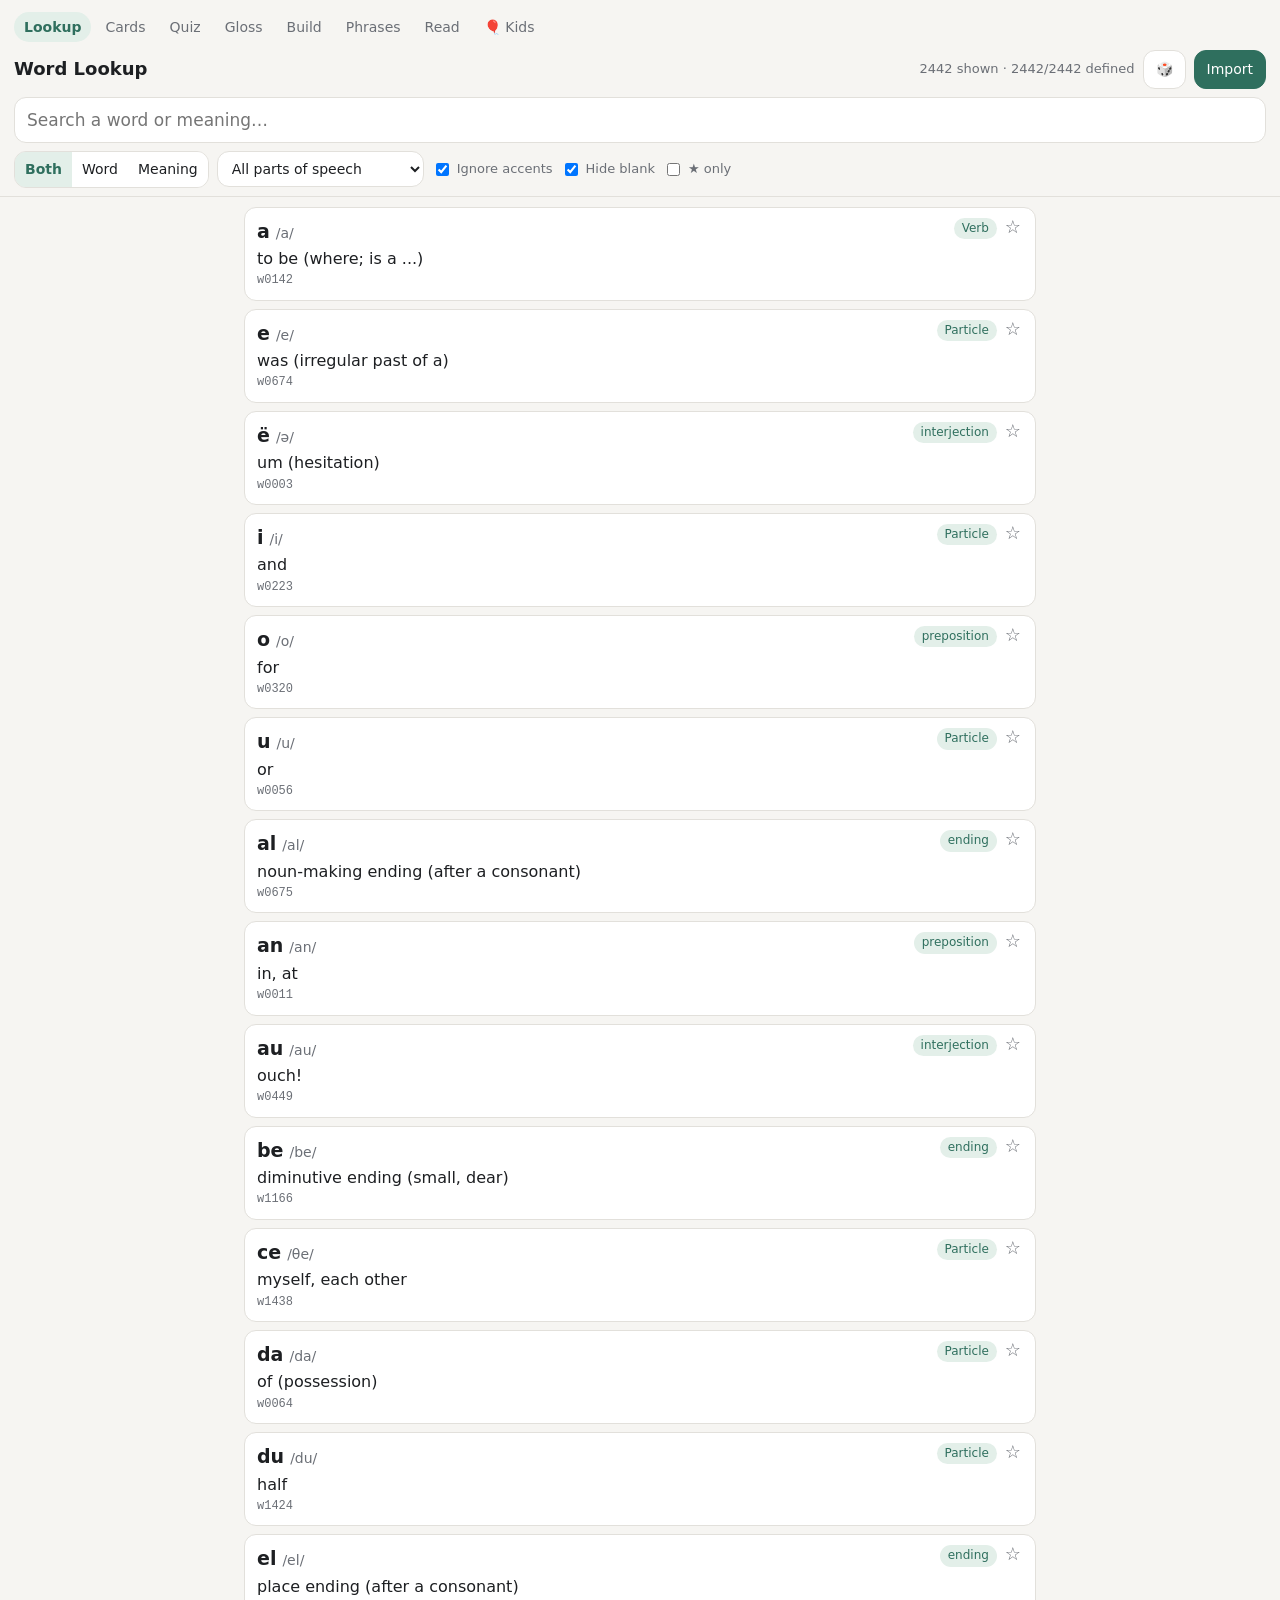
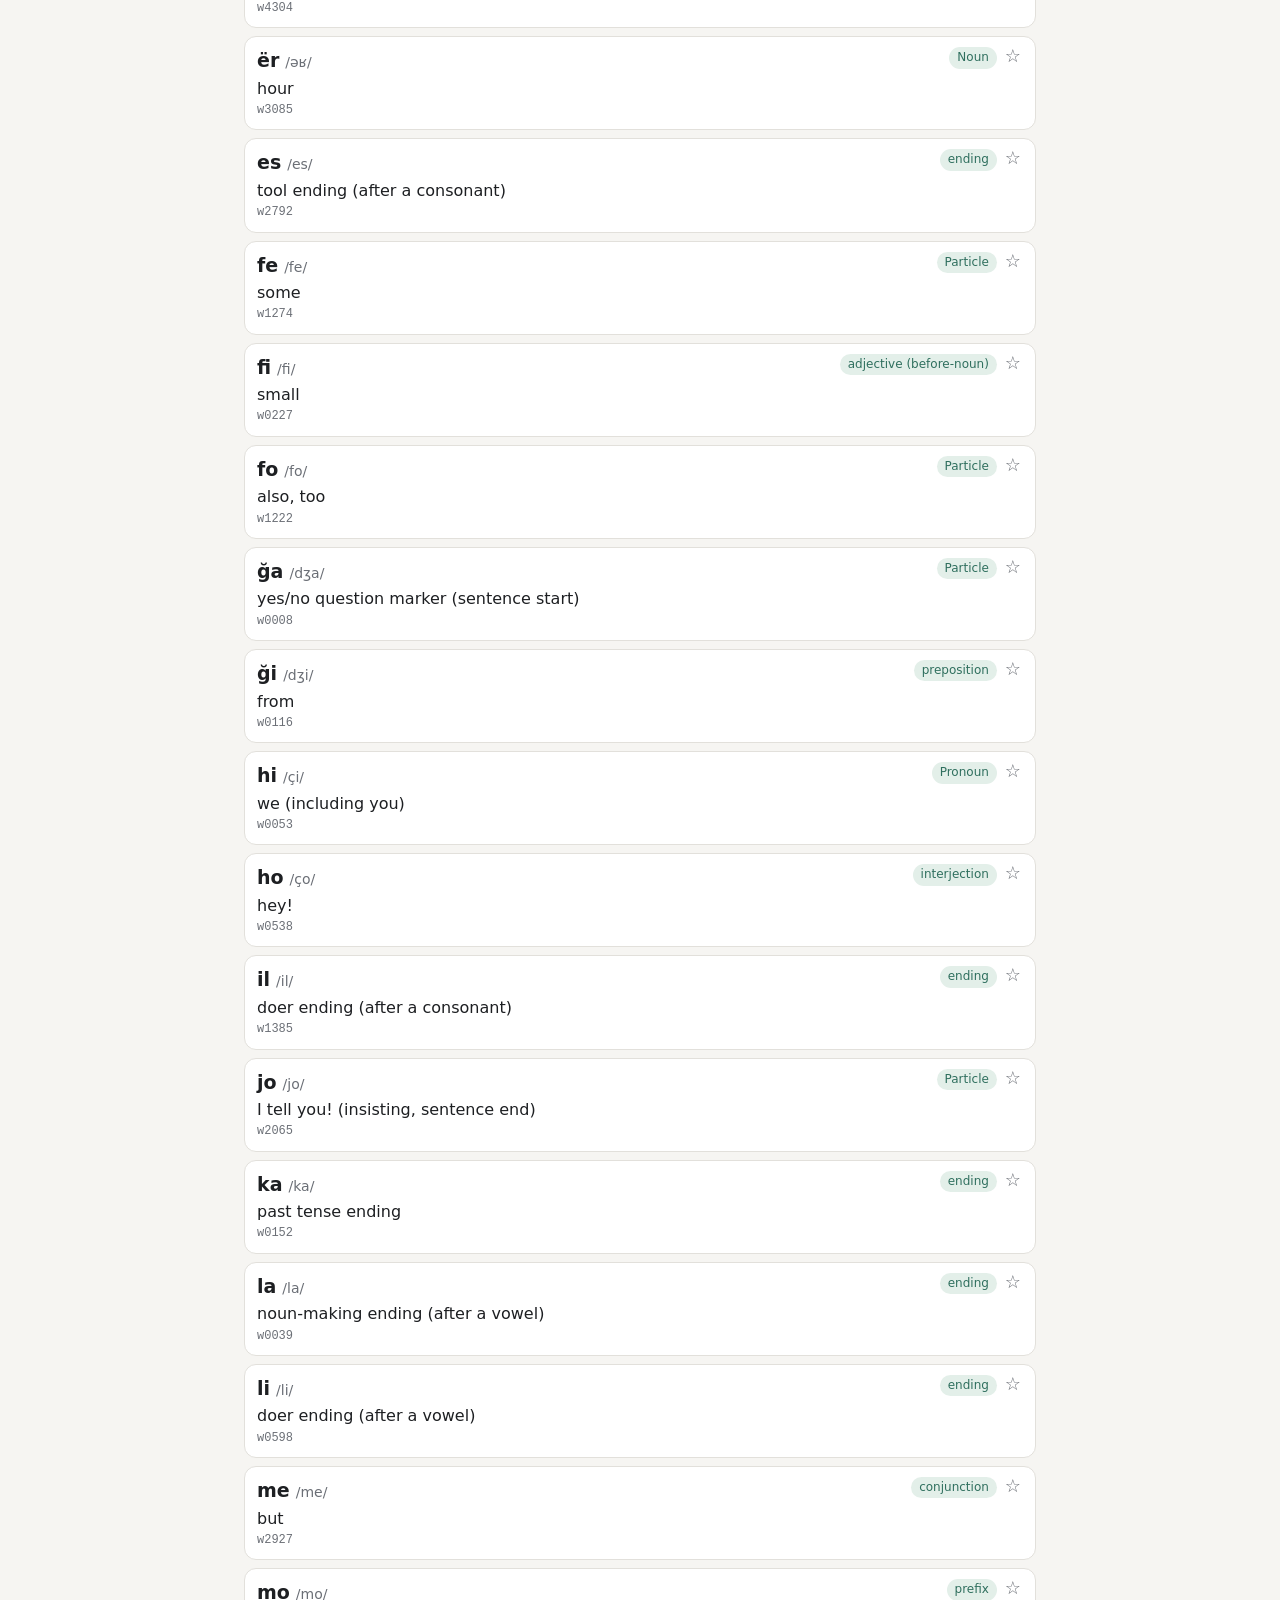
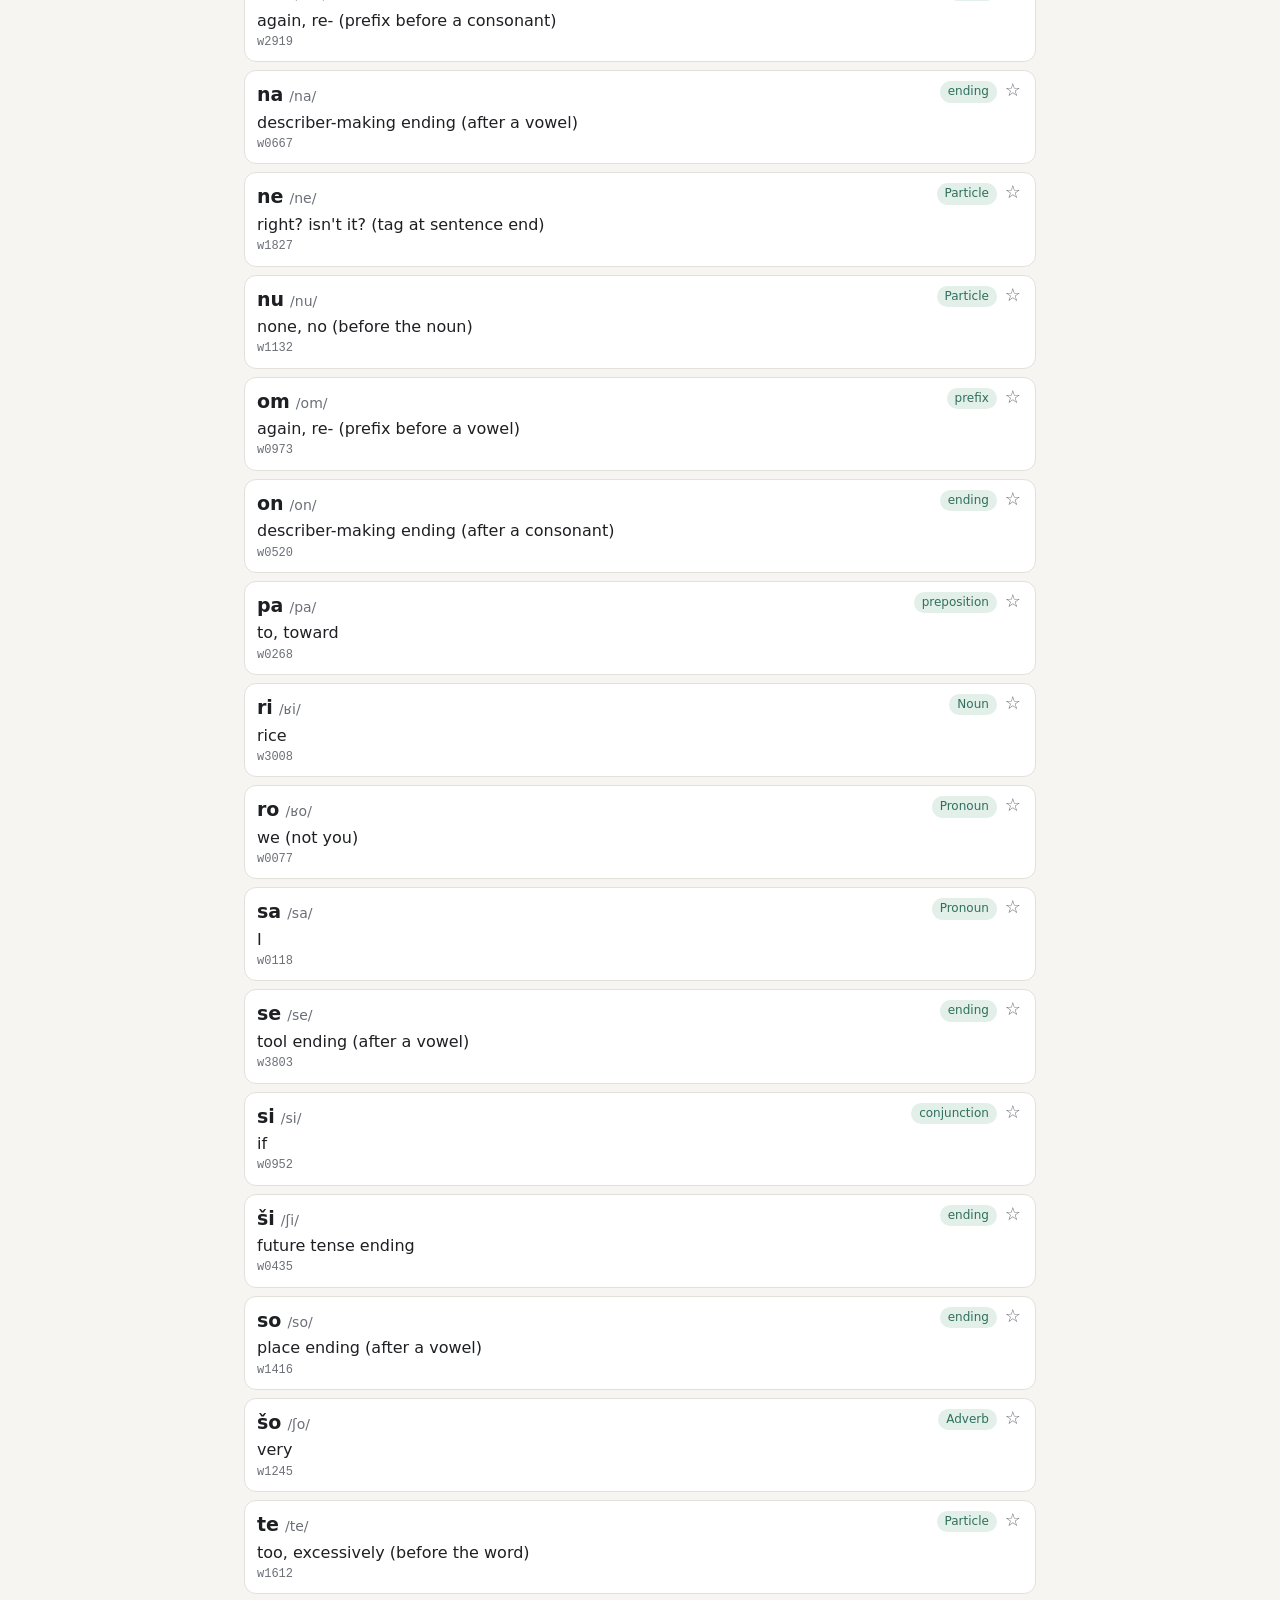
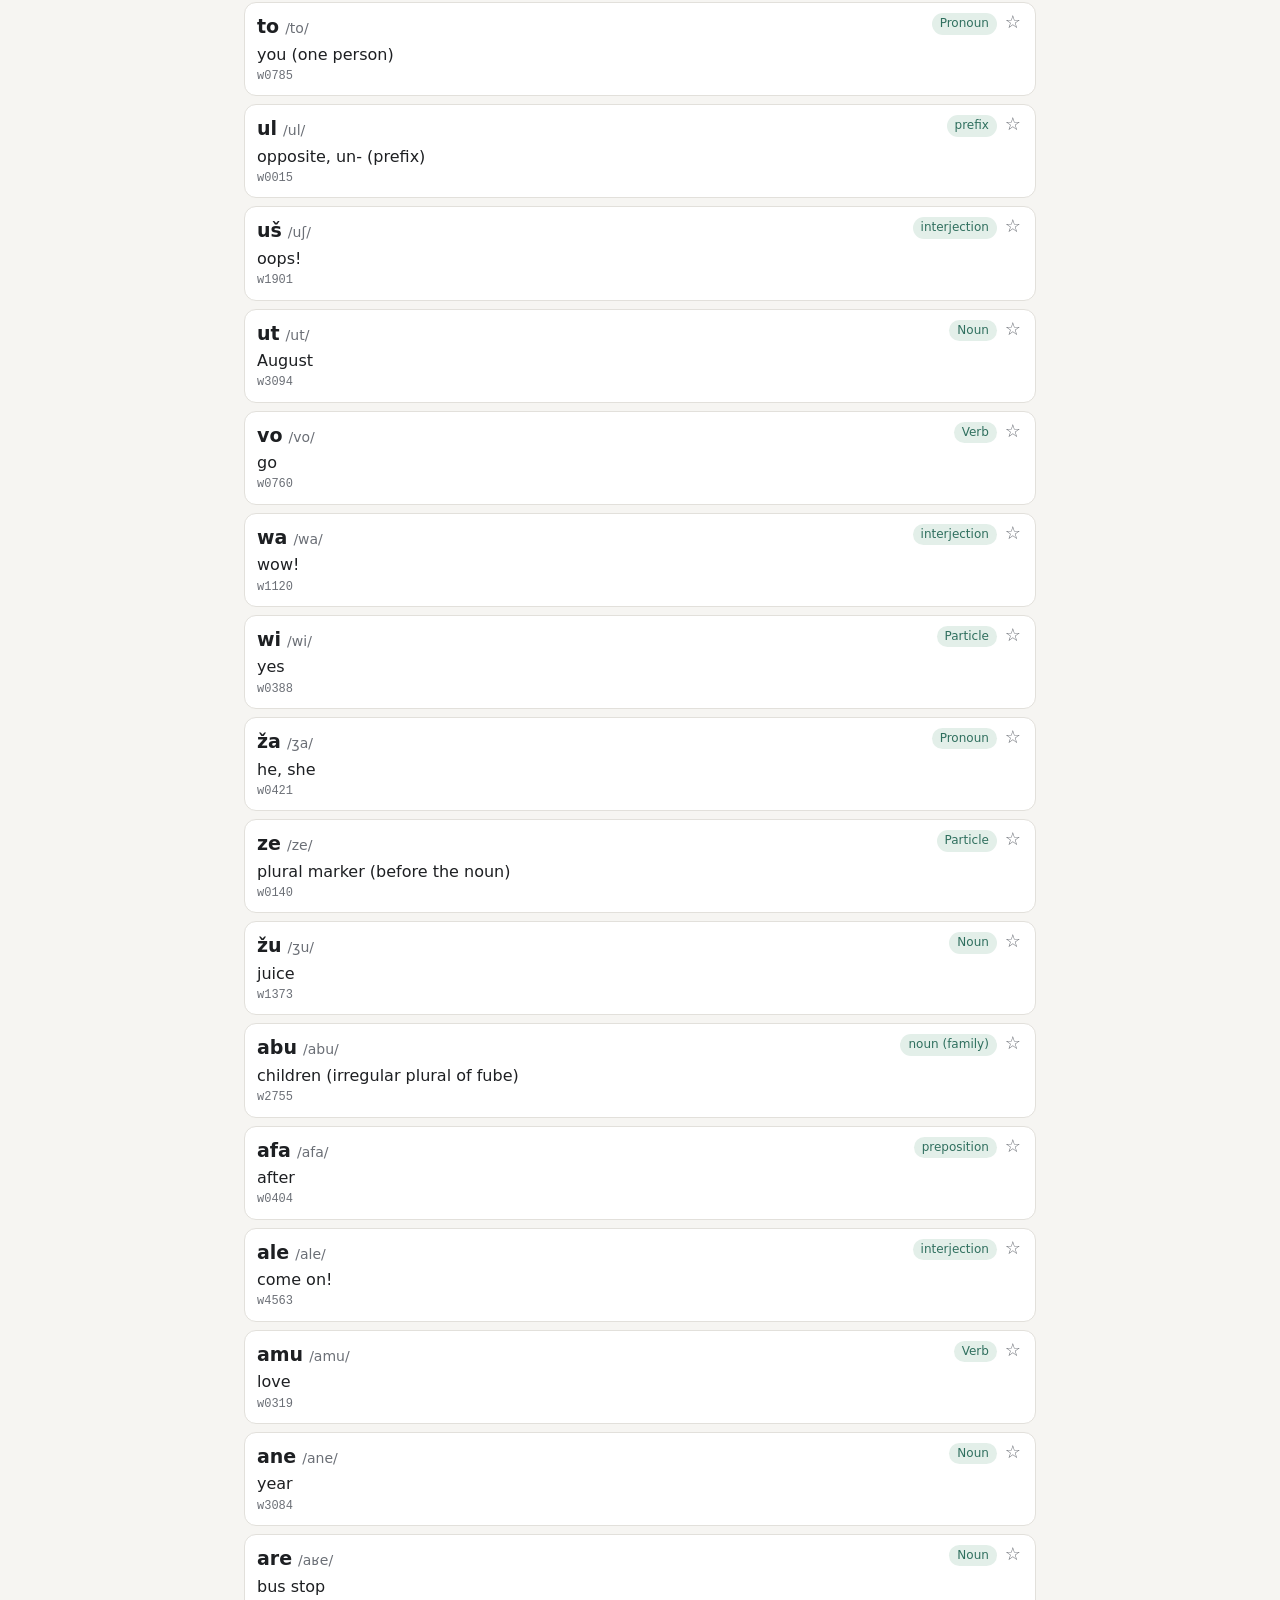
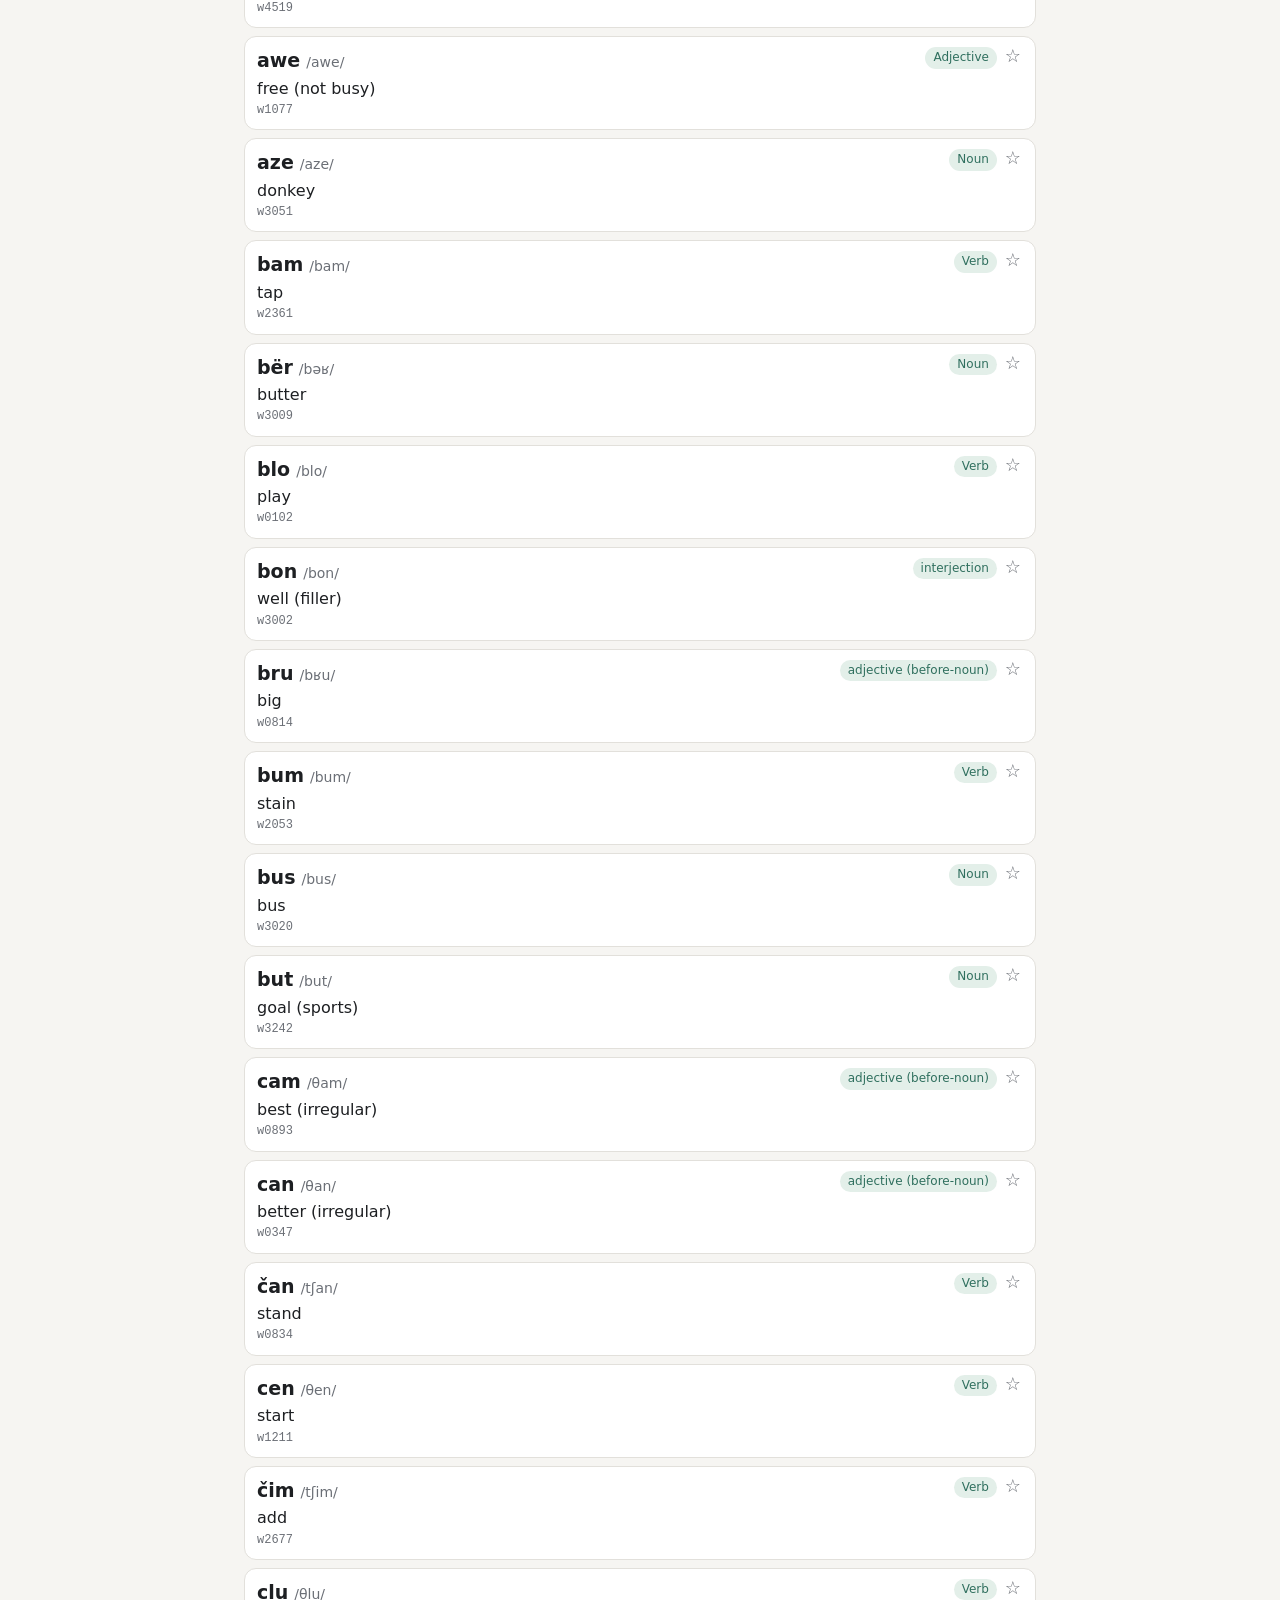
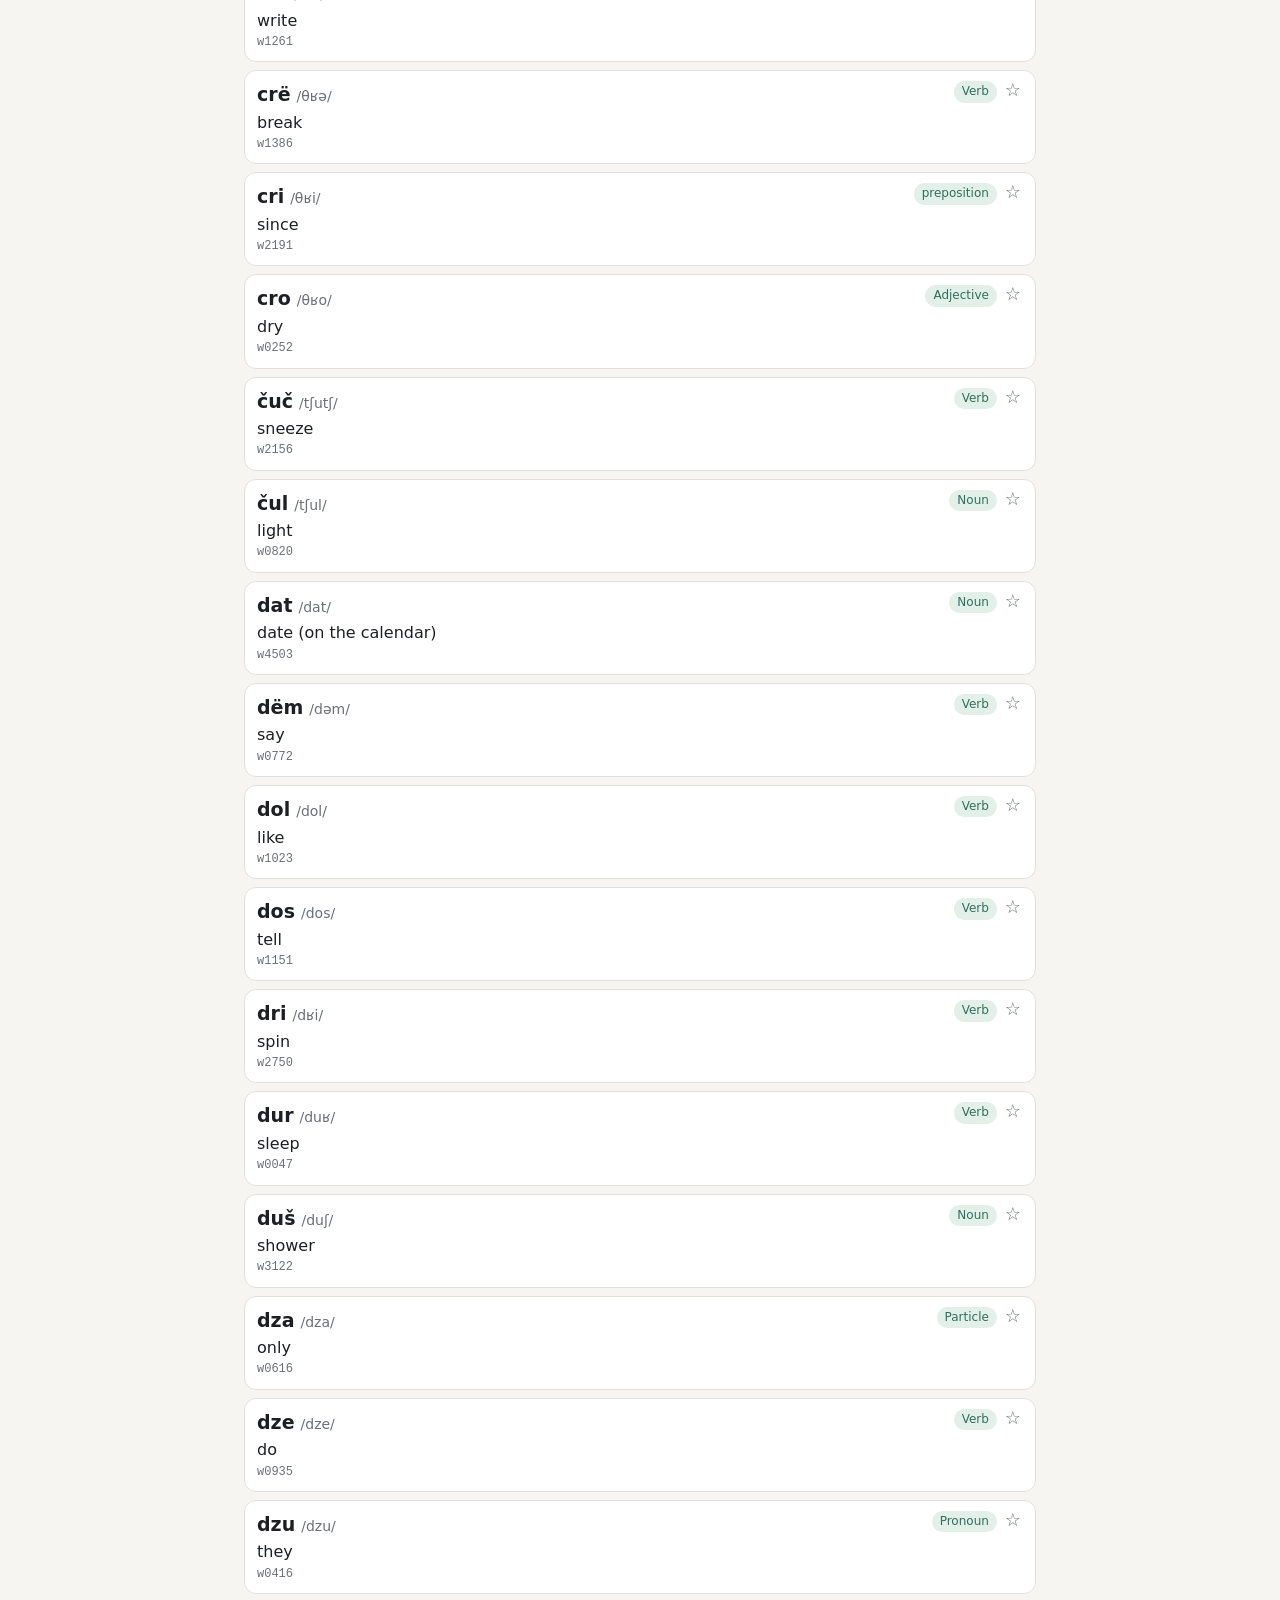
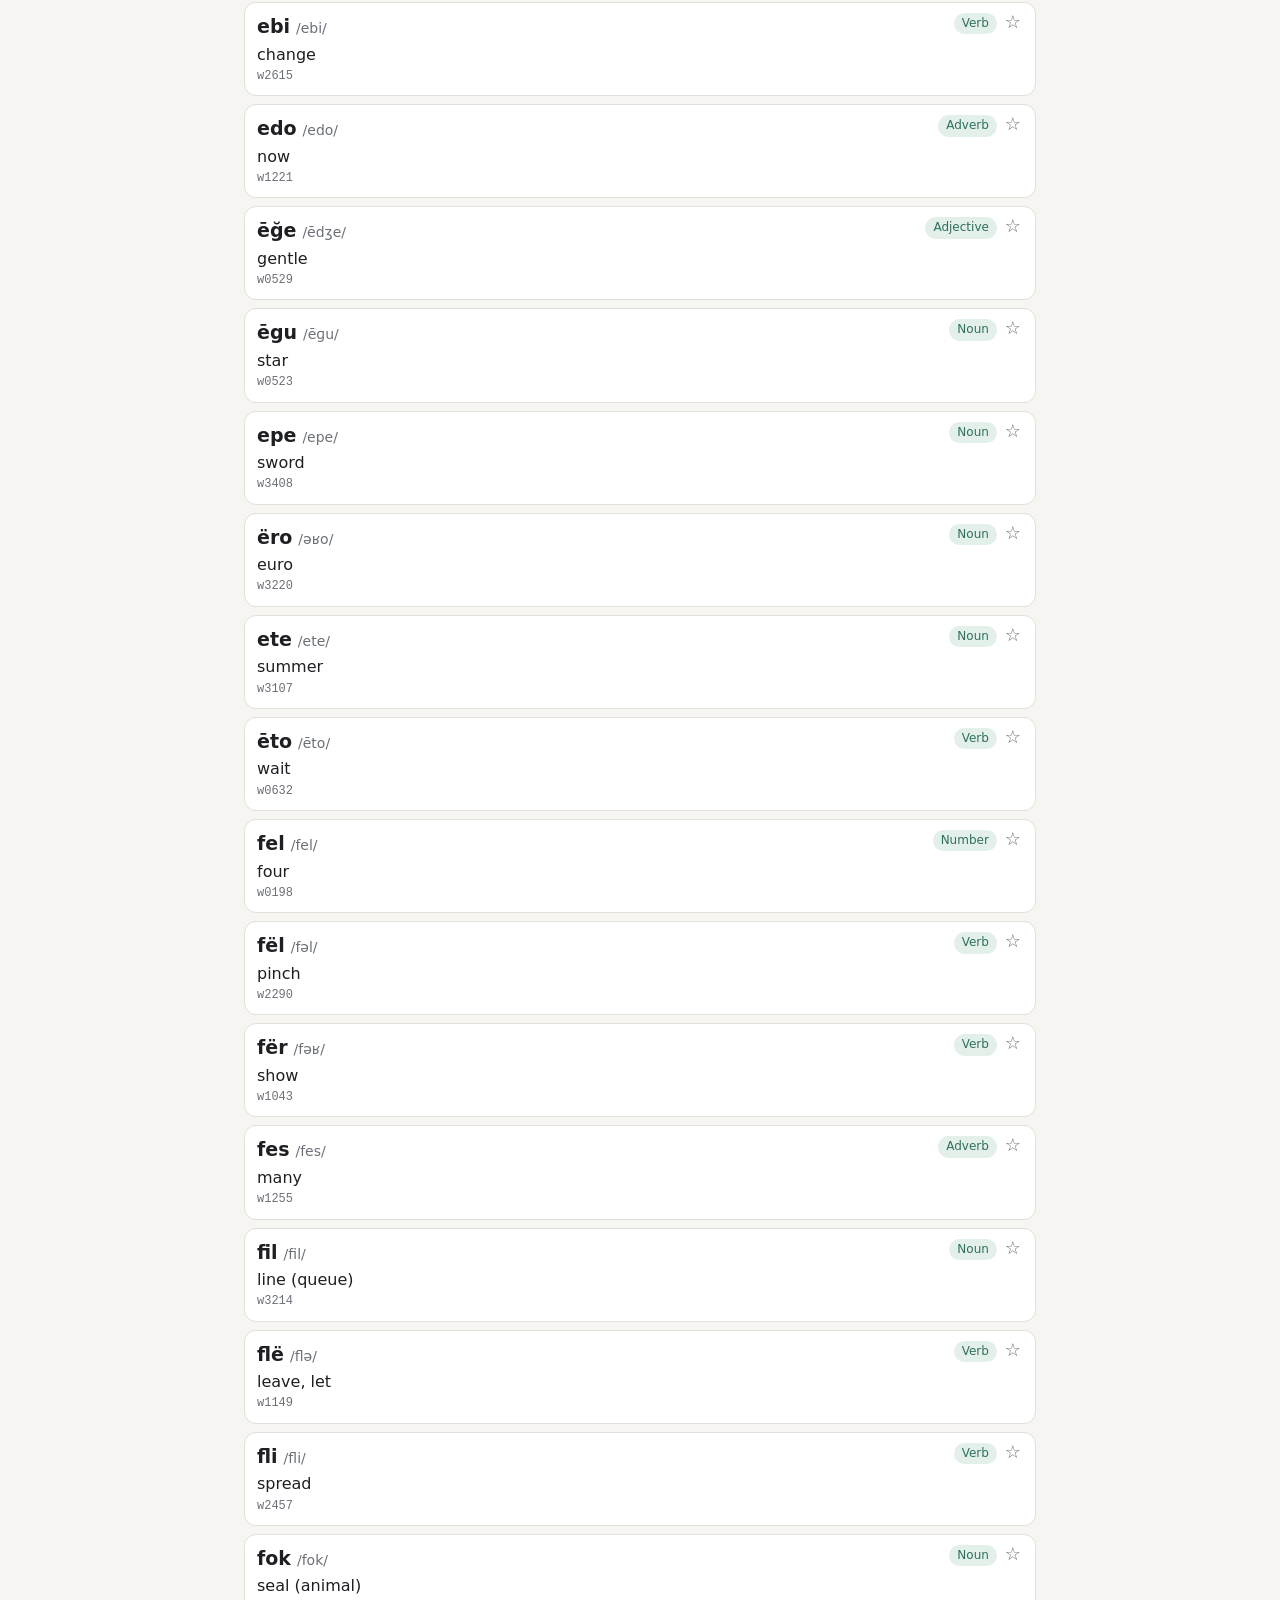
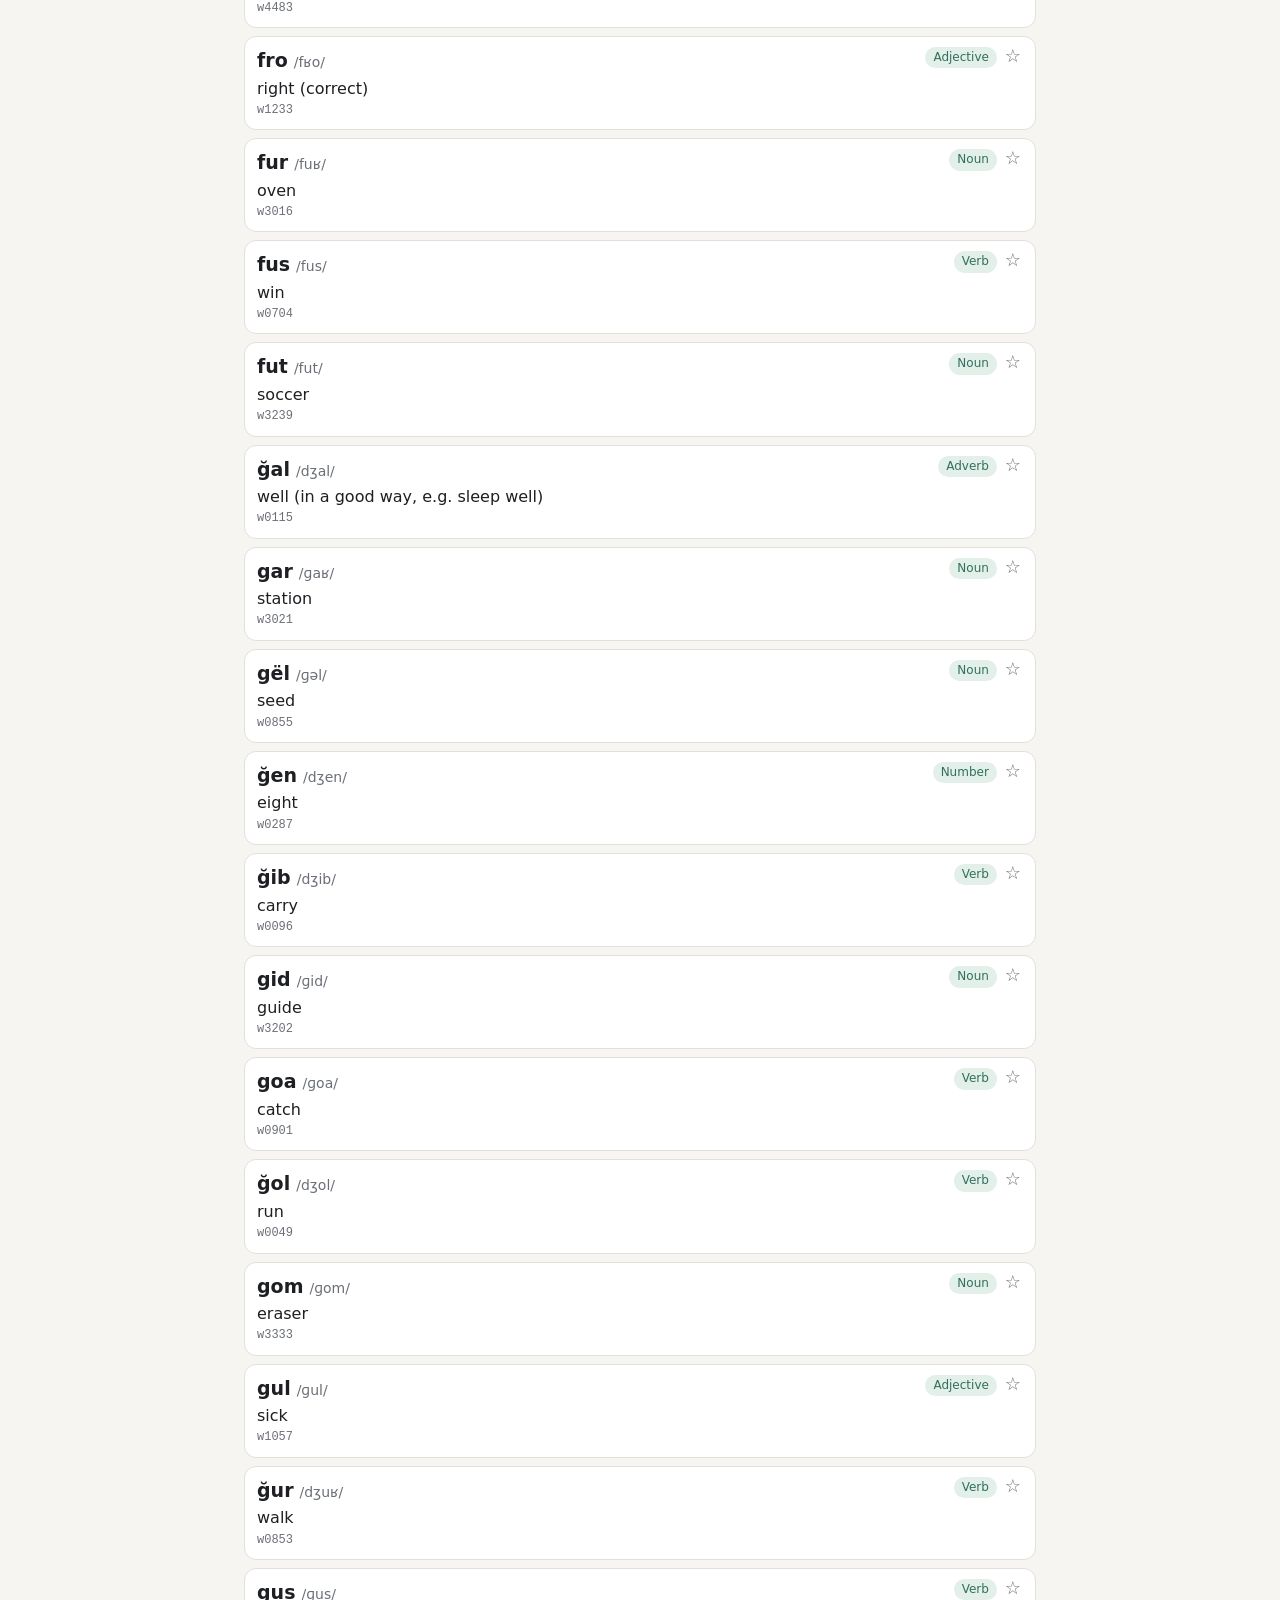
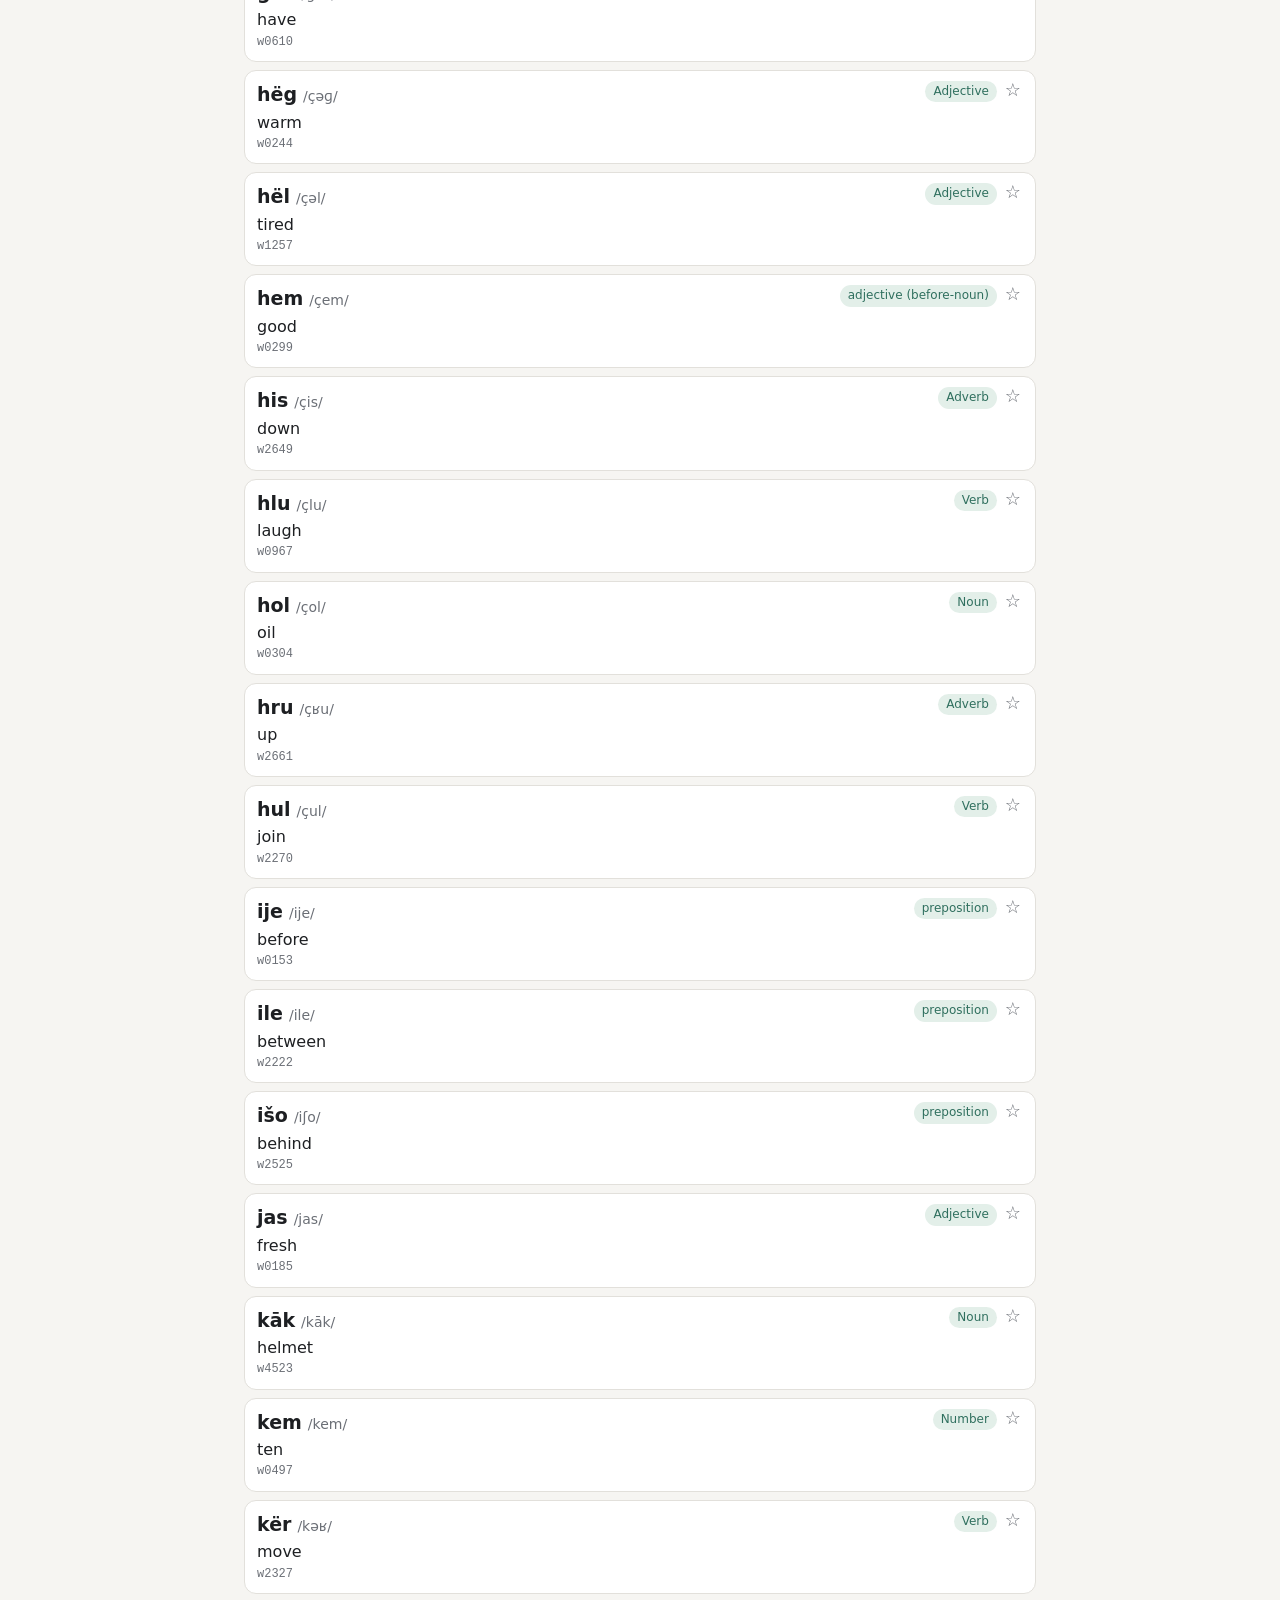
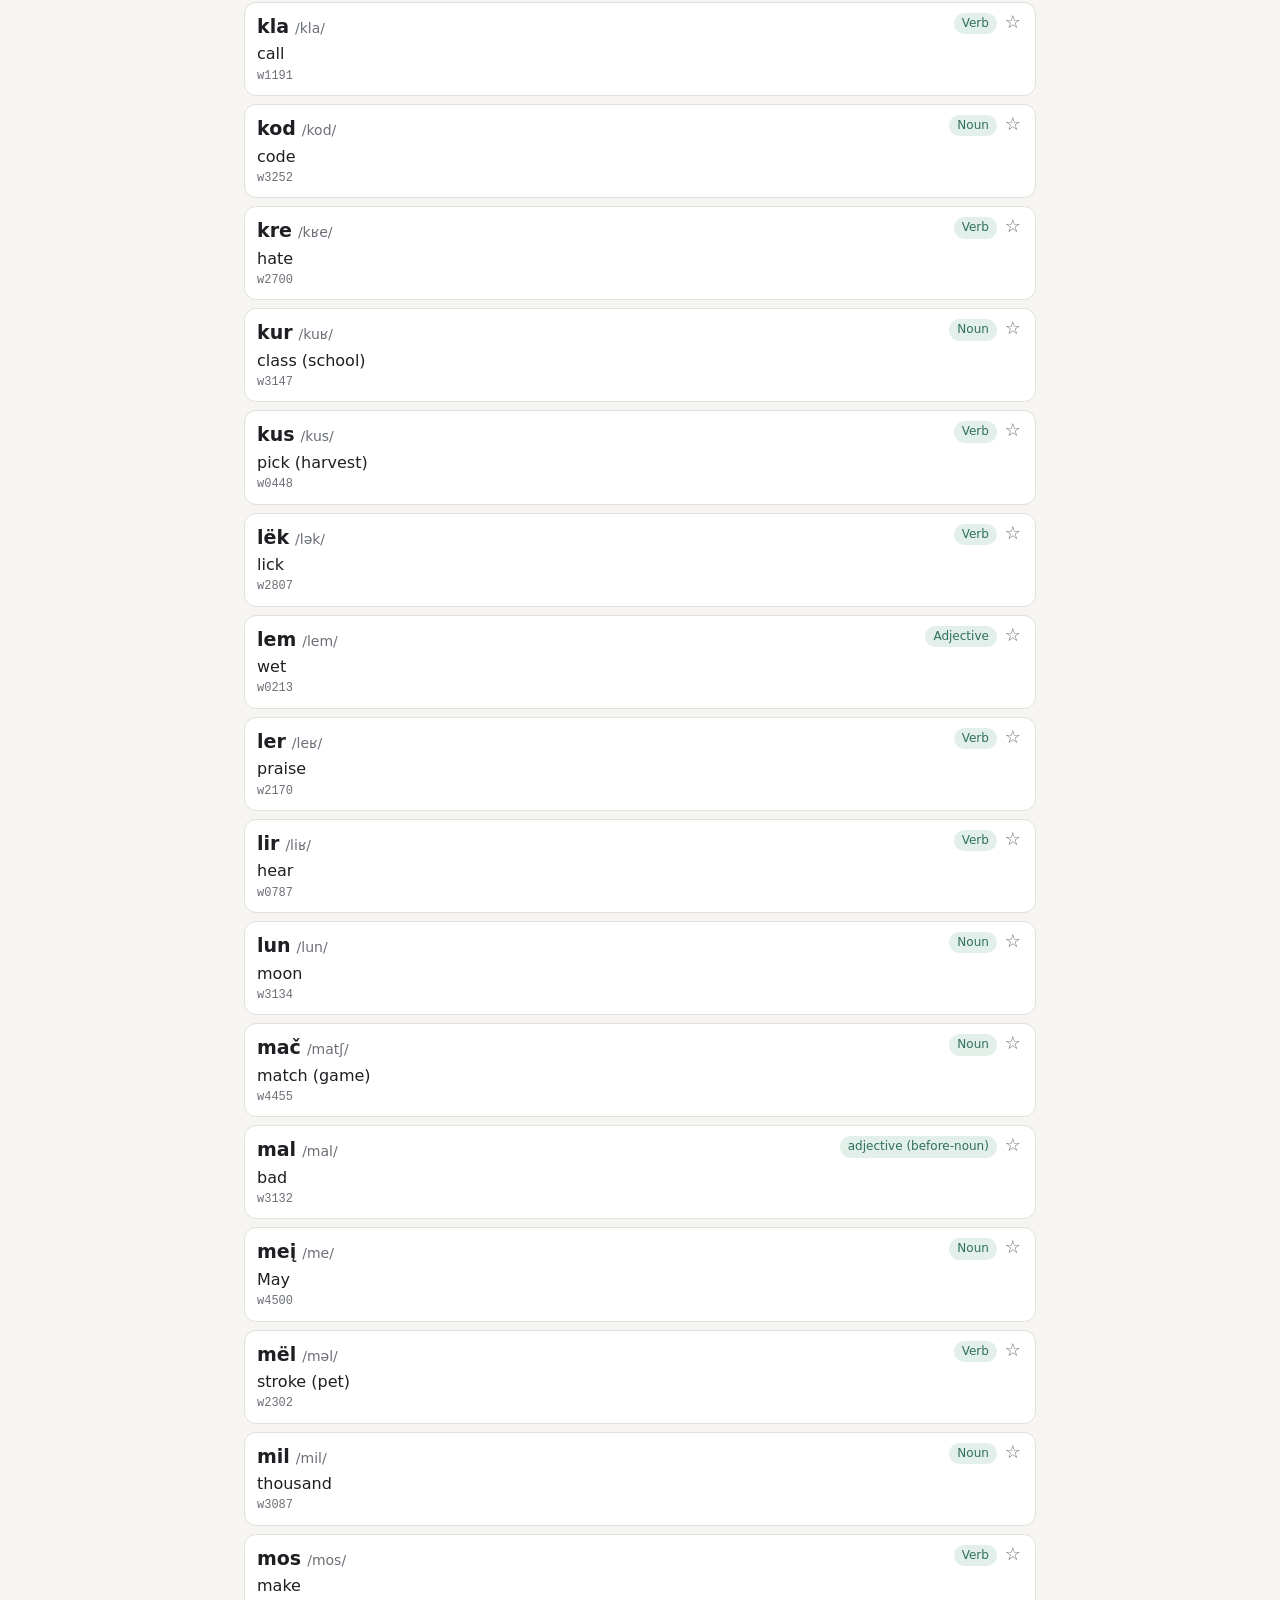
<file: index.html>
<!DOCTYPE html>
<html lang="en">
<head>
<meta charset="utf-8">
<meta name="viewport" content="width=device-width, initial-scale=1, viewport-fit=cover">
<meta name="theme-color" content="#1b1f24">
<title>Word Lookup</title>
<style>
  :root {
    --bg: #f6f5f2; --panel: #ffffff; --ink: #1d1f22; --muted: #6b6f76;
    --line: #e2e0db; --accent: #2f6f5e; --accent-soft: #e3efe9; --hl: #fff1b8;
    --radius: 12px;
  }
  @media (prefers-color-scheme: dark) {
    :root {
      --bg: #15181c; --panel: #1d2126; --ink: #e9e7e3; --muted: #9aa0a8;
      --line: #2c3138; --accent: #6cc4a8; --accent-soft: #20352f; --hl: #5a4b12;
    }
  }
  * { box-sizing: border-box; }
  html, body { margin: 0; background: var(--bg); color: var(--ink);
    font: 16px/1.45 system-ui, -apple-system, "Segoe UI", Roboto, sans-serif; }
  header { position: sticky; top: 0; z-index: 5; background: var(--bg);
    padding: 12px 14px 8px; border-bottom: 1px solid var(--line); }
  nav.tools { display: flex; gap: 4px; overflow-x: auto; scrollbar-width: none; margin-bottom: 8px; }
  nav.tools::-webkit-scrollbar { display: none; }
  nav.tools a { text-decoration: none; color: var(--muted); font-size: 14px; padding: 5px 10px; border-radius: 999px; white-space: nowrap; }
  nav.tools a.on { color: var(--accent); background: var(--accent-soft); font-weight: 600; }
  .row { display: flex; gap: 8px; align-items: center; flex-wrap: wrap; }
  h1 { font-size: 18px; margin: 0; flex: 1; }
  #count { color: var(--muted); font-size: 13px; }
  input[type=search], select {
    font: inherit; color: var(--ink); background: var(--panel);
    border: 1px solid var(--line); border-radius: var(--radius); padding: 10px 12px; }
  #q { flex: 1; min-width: 0; font-size: 17px; }
  select { padding: 8px 10px; font-size: 14px; }
  button { font: inherit; font-size: 14px; color: var(--ink); background: var(--panel);
    border: 1px solid var(--line); border-radius: var(--radius); padding: 8px 12px; cursor: pointer; }
  button.primary { background: var(--accent); color: #fff; border-color: var(--accent); }
  button:active { transform: translateY(1px); }
  .seg { display: inline-flex; border: 1px solid var(--line); border-radius: var(--radius); overflow: hidden; }
  .seg button { border: 0; border-radius: 0; padding: 7px 10px; }
  .seg button[aria-pressed=true] { background: var(--accent-soft); color: var(--accent); font-weight: 600; }
  label.chk { font-size: 13px; color: var(--muted); display: inline-flex; gap: 5px; align-items: center; }
  main { padding: 10px 14px 80px; max-width: 820px; margin: 0 auto; }
  .card { background: var(--panel); border: 1px solid var(--line); border-radius: var(--radius);
    padding: 10px 12px; margin-bottom: 8px; display: grid; grid-template-columns: 1fr auto; gap: 2px 10px; }
  .w { font-size: 19px; font-weight: 600; }
  .ipa { color: var(--muted); font-size: 14px; margin-left: 6px; font-weight: 400; }
  .m { grid-column: 1 / -1; }
  .m.empty { color: var(--muted); font-style: italic; }
  .meta { display: flex; gap: 6px; align-items: start; }
  .pos { font-size: 12px; background: var(--accent-soft); color: var(--accent);
    border-radius: 999px; padding: 2px 8px; white-space: nowrap; }
  .id { font-size: 12px; color: var(--muted); font-family: ui-monospace, monospace; }
  .star { border: 0; background: none; padding: 0 2px; font-size: 18px; color: var(--muted); line-height: 1; }
  .star.on { color: #e0a400; }
  mark { background: var(--hl); color: inherit; border-radius: 3px; }
  .empty-state { text-align: center; color: var(--muted); padding: 40px 10px; }
  .empty-state p { margin: 6px 0; }
  dialog { border: 1px solid var(--line); border-radius: var(--radius); background: var(--panel);
    color: var(--ink); width: min(560px, 94vw); padding: 16px; }
  dialog::backdrop { background: rgba(0,0,0,.45); }
  textarea { width: 100%; min-height: 160px; font: 13px ui-monospace, monospace; color: var(--ink);
    background: var(--bg); border: 1px solid var(--line); border-radius: 8px; padding: 8px; }
  .muted { color: var(--muted); font-size: 13px; }
  .drop { border: 2px dashed var(--line); border-radius: var(--radius); padding: 14px; text-align: center; margin: 10px 0; }
  .drop.over { border-color: var(--accent); background: var(--accent-soft); }
  #toast { position: fixed; left: 50%; bottom: 20px; transform: translateX(-50%);
    background: var(--ink); color: var(--bg); padding: 8px 14px; border-radius: 999px;
    font-size: 14px; opacity: 0; transition: opacity .2s; pointer-events: none; }
  #toast.show { opacity: 1; }
  #more { display: block; margin: 10px auto; }
</style>
</head>
<body>
<header>
  <nav class="tools"><a href="index.html" class="on">Lookup</a><a href="flashcards.html">Cards</a><a href="quiz.html">Quiz</a><a href="glosser.html">Gloss</a><a href="builder.html">Build</a><a href="phrasebook.html">Phrases</a><a href="reader.html">Read</a><a href="games.html">🎈 Kids</a></nav>
  <div class="row" style="margin-bottom:8px">
    <h1 id="title">Word Lookup</h1>
    <span id="count"></span>
    <button id="randomBtn" title="Random word">🎲</button>
    <button id="menuBtn" class="primary">Import</button>
  </div>
  <div class="row" style="margin-bottom:8px">
    <input id="q" type="search" placeholder="Search a word or meaning…" autocomplete="off" autocapitalize="off" spellcheck="false">
  </div>
  <div class="row">
    <div class="seg" role="group" aria-label="Search in">
      <button data-dir="both" aria-pressed="true">Both</button>
      <button data-dir="word" aria-pressed="false">Word</button>
      <button data-dir="meaning" aria-pressed="false">Meaning</button>
    </div>
    <select id="pos"><option value="">All parts of speech</option></select>
    <label class="chk"><input id="loose" type="checkbox" checked> Ignore accents</label>
    <label class="chk"><input id="hideBlank" type="checkbox" checked> Hide blank</label>
    <label class="chk"><input id="starOnly" type="checkbox"> ★ only</label>
  </div>
</header>

<main id="list"></main>

<dialog id="dlg">
  <h3 style="margin-top:0">Import word list</h3>
  <p class="muted">Accepts the app's meaning sheet (<code>id | word /ipa/ | part of speech | meaning</code>), CSV, TSV, or JSON. Lines starting with <code>#</code> are skipped.</p>
  <div class="drop" id="drop">
    <input type="file" id="file" accept=".txt,.csv,.tsv,.json,.md,text/*,application/json">
    <div class="muted">or drop a file here</div>
  </div>
  <textarea id="paste" placeholder="…or paste the list here"></textarea>
  <div class="row" style="margin-top:10px">
    <label class="chk"><input type="radio" name="mode" value="replace" checked> Replace current list</label>
    <label class="chk"><input type="radio" name="mode" value="merge"> Merge (update by id)</label>
  </div>
  <div class="row" style="margin-top:12px; justify-content:space-between">
    <div class="row">
      <button id="exportJson">Export JSON</button>
      <button id="exportTxt">Export sheet</button>
      <button id="clearAll">Clear</button>
    </div>
    <div class="row">
      <button id="cancel">Close</button>
      <button id="doImport" class="primary">Import</button>
    </div>
  </div>
  <p class="muted" id="libInfo" style="margin-bottom:0"></p>
</dialog>

<div id="toast"></div>

<script src="core.js"></script>
<script>
(() => {
  const KEY = 'wordlookup.v1';
  const STAR_KEY = 'wordlookup.stars.v1';
  const PAGE = 200;

  // ---------- storage (wrapped: some contexts throw) ----------
  const store = {
    get(k, d) { try { const v = localStorage.getItem(k); return v ? JSON.parse(v) : d; } catch { return d; } },
    set(k, v) { try { localStorage.setItem(k, JSON.stringify(v)); return true; } catch { return false; } }
  };

  let lib = store.get(KEY, { name: '', words: [], importedAt: null });
  let stars = new Set(store.get(STAR_KEY, []));
  let dir = 'both';
  let shown = PAGE;

  // ---------- text helpers ----------
  const fold = s => s.normalize('NFD').replace(/[̀-ͯ]/g, '').toLowerCase();
  const esc = s => s.replace(/[&<>"]/g, c => ({ '&':'&amp;','<':'&lt;','>':'&gt;','"':'&quot;' }[c]));

  // ---------- parsing ----------
  function splitWordIpa(s) {
    const m = s.match(/^(.*?)\s*\/([^/]*)\/\s*$/);
    return m ? { word: m[1].trim(), ipa: m[2].trim() } : { word: s.trim(), ipa: '' };
  }

  function parseCSVLine(line, sep) {
    const out = []; let cur = '', q = false;
    for (let i = 0; i < line.length; i++) {
      const c = line[i];
      if (q) {
        if (c === '"' && line[i+1] === '"') { cur += '"'; i++; }
        else if (c === '"') q = false;
        else cur += c;
      } else if (c === '"') q = true;
      else if (c === sep) { out.push(cur); cur = ''; }
      else cur += c;
    }
    out.push(cur);
    return out.map(s => s.trim());
  }

  const HEAD = {
    id: ['word id', 'id', 'wid'],
    word: ['word', 'conlang', 'lemma', 'headword', 'spelling'],
    ipa: ['ipa', 'pronunciation', 'pron'],
    pos: ['part of speech', 'pos', 'class', 'type'],
    meaning: ['meaning', 'gloss', 'definition', 'english', 'translation']
  };
  function mapHeader(cells) {
    const low = cells.map(c => c.toLowerCase().trim());
    const idx = {};
    for (const [k, names] of Object.entries(HEAD)) {
      const i = low.findIndex(c => names.includes(c));
      if (i >= 0) idx[k] = i;
    }
    return (idx.word !== undefined) ? idx : null;
  }

  function rowsToWords(rows) {
    if (!rows.length) return [];
    let idx = mapHeader(rows[0]);
    let body = rows;
    if (idx) body = rows.slice(1);
    else if (rows[0].length >= 4) idx = { id: 0, word: 1, pos: 2, meaning: 3 };
    else if (rows[0].length === 3) idx = { word: 0, pos: 1, meaning: 2 };
    else idx = { word: 0, meaning: 1 };
    const words = [];
    body.forEach((r, n) => {
      const get = k => idx[k] !== undefined ? (r[idx[k]] || '').trim() : '';
      let { word, ipa } = splitWordIpa(get('word'));
      if (!ipa) ipa = get('ipa').replace(/^\/|\/$/g, '');
      if (!word) return;
      words.push({ id: get('id') || ('r' + (n + 1)), word, ipa, pos: get('pos'), meaning: get('meaning') });
    });
    return words;
  }

  function parse(text) {
    text = text.replace(/^﻿/, '').trim();
    if (!text) return [];
    if (/^[\[{]/.test(text)) {
      const data = JSON.parse(text);
      const arr = Array.isArray(data) ? data : (data.words || data.entries || []);
      return arr.map((o, n) => {
        const g = (...ks) => { for (const k of ks) if (o[k] != null) return String(o[k]); return ''; };
        let { word, ipa } = splitWordIpa(g('word', 'conlang', 'lemma', 'headword'));
        ipa = ipa || g('ipa', 'pronunciation').replace(/^\/|\/$/g, '');
        return { id: g('id', 'wordId', 'word_id') || ('r' + (n + 1)), word, ipa,
          pos: g('pos', 'partOfSpeech', 'part_of_speech', 'class'),
          meaning: g('meaning', 'gloss', 'definition', 'english') };
      }).filter(w => w.word);
    }
    const lines = text.split(/\r?\n/).filter(l => l.trim() && !l.trim().startsWith('#'));
    const sample = lines.slice(0, 5).join('\n');
    let sep = '|';
    if (!sample.includes('|')) sep = sample.includes('\t') ? '\t' : ',';
    const rows = lines.map(l => sep === '|' ? l.split('|').map(s => s.trim()) : parseCSVLine(l, sep));
    return rowsToWords(rows);
  }

  // ---------- library ops ----------
  function save() {
    if (!store.set(KEY, lib)) toast('Could not save — list will reset on reload');
  }
  function setWords(words, mode, name) {
    if (mode === 'merge' && lib.words.length) {
      const map = new Map(lib.words.map(w => [w.id, w]));
      for (const w of words) {
        const old = map.get(w.id);
        // keep old meaning/pos if the new row is blank there
        map.set(w.id, old ? { ...old, ...Object.fromEntries(Object.entries(w).filter(([, v]) => v)) } : w);
      }
      lib.words = [...map.values()];
    } else lib.words = words;
    if (name) lib.name = name;
    lib.importedAt = new Date().toISOString();
    index(); save(); buildPos(); render(true);
  }

  function index() {
    for (const w of lib.words) {
      w._w = w.word.toLowerCase(); w._wf = fold(w.word);
      w._m = w.meaning.toLowerCase(); w._mf = fold(w.meaning);
    }
  }

  // ---------- search & ranking ----------
  function score(w, q, loose) {
    const W = loose ? w._wf : w._w, M = loose ? w._mf : w._m;
    let s = 0;
    if (dir !== 'meaning') {
      if (W === q) s = Math.max(s, 100);
      else if (W.startsWith(q)) s = Math.max(s, 80);
      else if (W.includes(q)) s = Math.max(s, 50);
    }
    if (dir !== 'word' && M) {
      const parts = M.split(/[,;()]/).map(p => p.trim().replace(/^to /, ''));
      if (parts.includes(q)) s = Math.max(s, 95);
      else if (new RegExp('(^|[^\\p{L}])' + q.replace(/[.*+?^${}()|[\]\\]/g, '\\$&') + '([^\\p{L}]|$)', 'u').test(M)) s = Math.max(s, 70);
      else if (M.includes(q)) s = Math.max(s, 40);
    }
    return s;
  }

  function results() {
    const loose = $('#loose').checked;
    const raw = $('#q').value.trim();
    const q = loose ? fold(raw) : raw.toLowerCase();
    const pos = $('#pos').value;
    const hideBlank = $('#hideBlank').checked;
    const starOnly = $('#starOnly').checked;
    let out = [];
    for (const w of lib.words) {
      if (hideBlank && !w.meaning) continue;
      if (pos && w.pos.toLowerCase() !== pos) continue;
      if (starOnly && !stars.has(w.id)) continue;
      if (!q) { out.push([0, w]); continue; }
      const s = score(w, q, loose);
      if (s) out.push([s, w]);
    }
    out.sort((a, b) => b[0] - a[0] || a[1].word.length - b[1].word.length || a[1].word.localeCompare(b[1].word));
    return out.map(x => x[1]);
  }

  // ---------- rendering ----------
  const $ = s => document.querySelector(s);

  function highlight(text, raw) {
    if (!raw) return esc(text);
    const loose = $('#loose').checked;
    const q = loose ? fold(raw) : raw.toLowerCase();
    const hay = loose ? fold(text) : text.toLowerCase();
    // fold() keeps 1 char per base char only if no combining marks were split out; map positions safely
    if (hay.length !== text.length) {
      const i = text.toLowerCase().indexOf(raw.toLowerCase());
      if (i < 0) return esc(text);
      return esc(text.slice(0, i)) + '<mark>' + esc(text.slice(i, i + raw.length)) + '</mark>' + esc(text.slice(i + raw.length));
    }
    const i = hay.indexOf(q);
    if (i < 0) return esc(text);
    return esc(text.slice(0, i)) + '<mark>' + esc(text.slice(i, i + q.length)) + '</mark>' + esc(text.slice(i + q.length));
  }

  function card(w, raw) {
    const hw = dir !== 'meaning' ? highlight(w.word, raw) : esc(w.word);
    const hm = w.meaning ? (dir !== 'word' ? highlight(w.meaning, raw) : esc(w.meaning)) : 'no meaning yet';
    return `<div class="card">
      <div class="w">${hw}${w.ipa ? `<span class="ipa">/${esc(w.ipa)}/</span>` : ''}</div>
      <div class="meta">
        ${w.pos ? `<span class="pos">${esc(w.pos)}</span>` : ''}
        <button class="star ${stars.has(w.id) ? 'on' : ''}" data-id="${esc(w.id)}" aria-label="Star">${stars.has(w.id) ? '★' : '☆'}</button>
      </div>
      <div class="m ${w.meaning ? '' : 'empty'}">${hm}</div>
      <div class="id">${esc(w.id)}</div>
    </div>`;
  }

  function render(reset) {
    if (reset) shown = PAGE;
    const list = $('#list');
    if (!lib.words.length) {
      list.innerHTML = `<div class="empty-state"><p style="font-size:40px">📖</p>
        <p><b>No words loaded yet.</b></p><p>Tap <b>Import</b> to load your word list.</p></div>`;
      $('#count').textContent = '';
      return;
    }
    const res = results();
    const raw = $('#q').value.trim();
    const defined = lib.words.filter(w => w.meaning).length;
    $('#count').textContent = `${res.length} shown · ${defined}/${lib.words.length} defined`;
    if (!res.length) {
      list.innerHTML = `<div class="empty-state"><p>No match for “${esc(raw)}”.</p>
        <p class="muted">Try “Both”, untick “Hide blank”, or turn on “Ignore accents”.</p></div>`;
      return;
    }
    list.innerHTML = res.slice(0, shown).map(w => card(w, raw)).join('') +
      (res.length > shown ? `<button id="more">Show more (${res.length - shown} left)</button>` : '');
  }

  function buildPos() {
    const sel = $('#pos'), cur = sel.value;
    const set = [...new Set(lib.words.map(w => w.pos.toLowerCase()).filter(Boolean))].sort();
    sel.innerHTML = '<option value="">All parts of speech</option>' +
      set.map(p => `<option value="${esc(p)}">${esc(p)}</option>`).join('');
    if (set.includes(cur)) sel.value = cur;
    $('#title').textContent = lib.name || 'Word Lookup';
    $('#libInfo').textContent = lib.words.length
      ? `Loaded: ${lib.words.length} words${lib.importedAt ? ' · imported ' + new Date(lib.importedAt).toLocaleString() : ''}`
      : 'Nothing loaded.';
  }

  function toast(msg) {
    const t = $('#toast'); t.textContent = msg; t.classList.add('show');
    clearTimeout(toast._t); toast._t = setTimeout(() => t.classList.remove('show'), 2200);
  }

  function download(name, text, type) {
    const a = document.createElement('a');
    a.href = URL.createObjectURL(new Blob([text], { type }));
    a.download = name; document.body.appendChild(a); a.click();
    setTimeout(() => { URL.revokeObjectURL(a.href); a.remove(); }, 500);
  }

  // ---------- events ----------
  let deb;
  $('#q').addEventListener('input', () => { clearTimeout(deb); deb = setTimeout(() => render(true), 80); });
  ['#pos', '#loose', '#hideBlank', '#starOnly'].forEach(s => $(s).addEventListener('change', () => render(true)));
  document.querySelectorAll('.seg button').forEach(b => b.addEventListener('click', () => {
    dir = b.dataset.dir;
    document.querySelectorAll('.seg button').forEach(x => x.setAttribute('aria-pressed', x === b));
    render(true);
  }));

  $('#list').addEventListener('click', e => {
    if (e.target.id === 'more') { shown += PAGE; render(false); return; }
    const s = e.target.closest('.star');
    if (s) {
      const id = s.dataset.id;
      stars.has(id) ? stars.delete(id) : stars.add(id);
      store.set(STAR_KEY, [...stars]);
      s.classList.toggle('on'); s.textContent = stars.has(id) ? '★' : '☆';
      if ($('#starOnly').checked) render(false);
    }
  });

  $('#randomBtn').addEventListener('click', () => {
    const pool = lib.words.filter(w => w.meaning);
    if (!pool.length) return toast('No defined words yet');
    const w = pool[Math.floor(Math.random() * pool.length)];
    $('#q').value = w.word;
    dir = 'word';
    document.querySelectorAll('.seg button').forEach(x => x.setAttribute('aria-pressed', x.dataset.dir === 'word'));
    render(true);
  });

  const dlg = $('#dlg');
  $('#menuBtn').addEventListener('click', () => { buildPos(); dlg.showModal(); });
  $('#cancel').addEventListener('click', () => dlg.close());

  let pendingName = '';
  async function readFile(f) {
    pendingName = f.name.replace(/\.[^.]+$/, '');
    $('#paste').value = await f.text();
    toast(`Loaded ${f.name} — tap Import`);
  }
  $('#file').addEventListener('change', e => e.target.files[0] && readFile(e.target.files[0]));
  const drop = $('#drop');
  drop.addEventListener('dragover', e => { e.preventDefault(); drop.classList.add('over'); });
  drop.addEventListener('dragleave', () => drop.classList.remove('over'));
  drop.addEventListener('drop', e => {
    e.preventDefault(); drop.classList.remove('over');
    e.dataTransfer.files[0] && readFile(e.dataTransfer.files[0]);
  });

  $('#doImport').addEventListener('click', () => {
    try {
      const words = parse($('#paste').value);
      if (!words.length) return toast('No words found in that text');
      const mode = document.querySelector('input[name=mode]:checked').value;
      setWords(words, mode, pendingName);
      $('#paste').value = ''; $('#file').value = ''; pendingName = '';
      dlg.close();
      toast(`Imported ${words.length} words`);
    } catch (err) { toast('Import failed: ' + err.message); }
  });

  $('#exportJson').addEventListener('click', () => {
    const clean = lib.words.map(({ id, word, ipa, pos, meaning }) => ({ id, word, ipa, pos, meaning }));
    download((lib.name || 'wordlist') + '.json', JSON.stringify({ name: lib.name, words: clean }, null, 2), 'application/json');
  });
  $('#exportTxt').addEventListener('click', () => {
    const lines = ['word id | word | part of speech | meaning',
      ...lib.words.map(w => `${w.id} | ${w.word}${w.ipa ? ` /${w.ipa}/` : ''} | ${w.pos} | ${w.meaning}`)];
    download((lib.name || 'wordlist') + '.txt', lines.join('\n') + '\n', 'text/plain');
  });
  $('#clearAll').addEventListener('click', () => {
    if (!lib.words.length) return;
    lib = { name: '', words: [], importedAt: null }; save(); buildPos(); render(true);
    toast('List cleared');
  });

  // Keyboard: "/" focuses search
  document.addEventListener('keydown', e => {
    if (e.key === '/' && document.activeElement !== $('#q') && !dlg.open) { e.preventDefault(); $('#q').focus(); }
  });

  // wordlist.txt / words.json next to the pages is auto-loaded by core.js; pick up its result here.
  document.addEventListener('wl:words', () => { lib = store.get(KEY, lib); index(); buildPos(); render(true); });

  index(); buildPos(); render(true);
})();
</script>
</body>
</html>
</file>
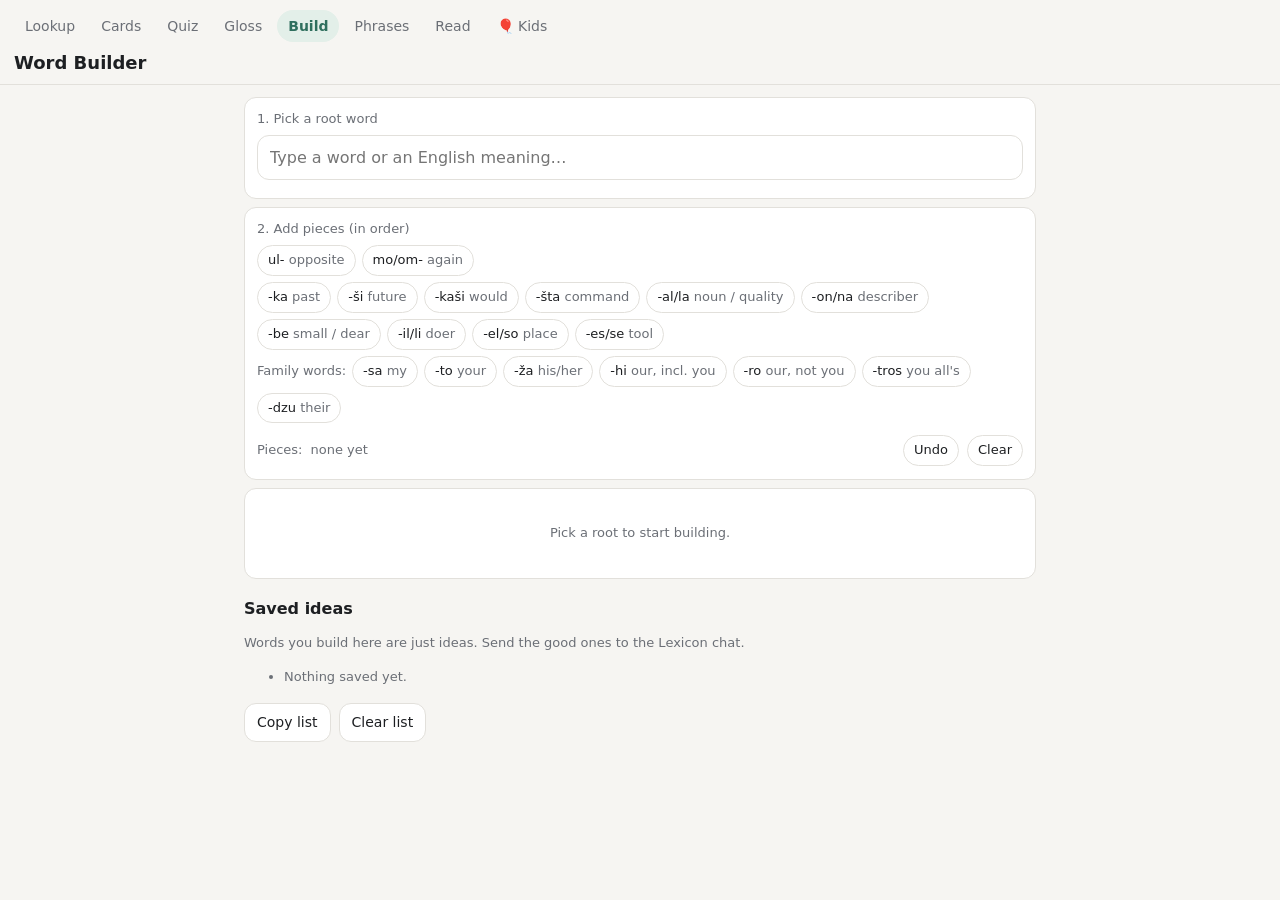
<file: builder.html>
<!DOCTYPE html>
<html lang="en">
<head>
<meta charset="utf-8">
<meta name="viewport" content="width=device-width, initial-scale=1, viewport-fit=cover">
<title>Word Builder</title>
<link rel="stylesheet" href="core.css">
<style>
  .result { text-align: center; padding: 22px 12px; }
  .result .form { font-size: 38px; font-weight: 800; letter-spacing: .5px; word-break: break-word; }
  .result .gl { font-family: ui-monospace, monospace; color: var(--accent); margin-top: 4px; }
  .status { border-radius: 10px; padding: 10px 12px; margin-top: 10px; font-size: 15px; }
  .status.new { background: var(--good-soft); color: var(--good); }
  .status.exists { background: var(--accent-soft); color: var(--accent); }
  .status.clash { background: var(--bad-soft); color: var(--bad); }
  .chips { display: flex; flex-wrap: wrap; gap: 6px; }
  .steps { display: flex; flex-wrap: wrap; gap: 6px; align-items: center; min-height: 34px; }
  .step { background: var(--accent-soft); color: var(--accent); border-radius: 999px; padding: 4px 6px 4px 10px; font-size: 14px; }
  .step button { border: 0; background: none; padding: 0 4px; color: inherit; }
  .sugg { max-height: 220px; overflow: auto; border: 1px solid var(--line); border-radius: 10px; margin-top: 6px; }
  .sugg div { padding: 8px 10px; border-bottom: 1px solid var(--line); cursor: pointer; }
  .sugg div:last-child { border-bottom: 0; }
  .sugg div:hover { background: var(--accent-soft); }
  .saved li { margin: 4px 0; }
</style>
</head>
<body>
<header class="top"><div class="row"><h1 class="grow">Word Builder</h1></div></header>
<main id="app">
  <div class="card">
    <div class="muted">1. Pick a root word</div>
    <input id="root" type="search" placeholder="Type a word or an English meaning…" autocomplete="off" style="width:100%; margin-top:6px">
    <div id="sugg" class="sugg" hidden></div>
    <div id="rootInfo" class="muted" style="margin-top:6px"></div>
  </div>

  <div class="card">
    <div class="muted" style="margin-bottom:6px">2. Add pieces (in order)</div>
    <div class="chips" id="pre"></div>
    <div class="chips" id="suf" style="margin-top:6px"></div>
    <div class="chips" id="fam" style="margin-top:6px"></div>
    <div class="row" style="margin-top:10px"><span class="muted">Pieces:</span><div class="steps grow" id="steps"></div>
      <button id="undo" class="chip">Undo</button><button id="reset" class="chip">Clear</button></div>
  </div>

  <div class="card result" id="result"></div>

  <h2>Saved ideas</h2>
  <p class="muted">Words you build here are just ideas. Send the good ones to the Lexicon chat.</p>
  <ul class="saved" id="saved"></ul>
  <div class="row"><button id="copy">Copy list</button><button id="clearSaved">Clear list</button></div>
</main>
<script src="core.js"></script>
<script>
(() => {
  const { $, esc, store, toast } = WL;
  const SKEY = 'wl.builder.saved';
  let root = null, steps = [], saved = store.get(SKEY, []);

  // ---- root picker ----
  const rootIn = $('#root'), sugg = $('#sugg');
  rootIn.addEventListener('input', () => {
    const q = WL.fold(rootIn.value.trim());
    if (!q) { sugg.hidden = true; return; }
    const hits = WL.words().filter(w => !/^(ending|prefix)$/i.test(w.pos) &&
      (WL.fold(w.word).startsWith(q) || WL.fold(w.meaning).split(/[^a-z]+/).includes(q) || WL.fold(w.meaning).startsWith(q)))
      .sort((a, b) => (WL.fold(b.word) === q) - (WL.fold(a.word) === q) || a.word.length - b.word.length).slice(0, 30);
    sugg.innerHTML = hits.map(w => `<div data-id="${esc(w.id)}"><b>${esc(w.word)}</b> <span class="muted">${esc(w.pos)}</span> ${esc(w.meaning || '')}</div>`).join('')
      || `<div class="muted" data-raw="1">Use “${esc(rootIn.value.trim())}” as a made-up root</div>`;
    sugg.hidden = false;
  });
  sugg.addEventListener('click', e => {
    const d = e.target.closest('div[data-id],div[data-raw]'); if (!d) return;
    root = d.dataset.id ? WL.words().find(w => w.id === d.dataset.id) : { word: rootIn.value.trim().toLowerCase(), pos: '', meaning: '', id: '' };
    rootIn.value = root.word; sugg.hidden = true; steps = [];
    render();
  });

  // ---- piece chips ----
  const R = WL.RULES;
  const chip = (type, r) => `<button class="chip" data-type="${type}" data-id="${r.id}">${esc(type === 'prefix' ? r.forms.join('/') + '-' : '-' + r.forms.join('/'))} <span class="muted">${esc(r.label.split(' (')[0])}</span></button>`;
  $('#pre').innerHTML = R.prefixes.map(r => chip('prefix', r)).join('');
  $('#suf').innerHTML = R.suffixes.filter(s => s.kind !== 'family').map(r => chip('suffix', r)).join('');
  $('#fam').innerHTML = '<span class="muted" style="font-size:13px; align-self:center">Family words: </span>' + R.suffixes.filter(s => s.kind === 'family').map(r => chip('suffix', r)).join('');
  document.querySelectorAll('.chips').forEach(c => c.addEventListener('click', e => {
    const b = e.target.closest('button'); if (!b) return;
    if (!root) { toast('Pick a root word first'); rootIn.focus(); return; }
    steps.push({ type: b.dataset.type, id: b.dataset.id }); render();
  }));
  $('#undo').onclick = () => { steps.pop(); render(); };
  $('#reset').onclick = () => { steps = []; render(); };

  function stepLabel(s) {
    const r = (s.type === 'prefix' ? R.prefixes : R.suffixes).find(x => x.id === s.id);
    return s.type === 'prefix' ? r.forms.join('/') + '-' : '-' + r.forms.join('/');
  }
  function describe(rootW, st) {
    let m = rootW.meaning ? WL.shortMeaning(rootW.meaning) : rootW.word;
    for (const s of st) {
      const r = (s.type === 'prefix' ? R.prefixes : R.suffixes).find(x => x.id === s.id);
      m = ({ past: `${m} (past)`, fut: `will ${m}`, would: `would ${m}`, cmd: `${m}!`, noun: `${m} (the thing/quality)`,
        desc: `${m}-like`, dim: `little/dear ${m}`, doer: `one who does “${m}”`, place: `place for ${m}`, tool: `tool for ${m}`,
        opp: `un-${m}`, again: `${m} again` })[s.id] || `${r.tag} ${m}`;
    }
    return m;
  }

  function render() {
    $('#steps').innerHTML = steps.map((s, i) => `<span class="step">${esc(stepLabel(s))}<button data-i="${i}" aria-label="remove">×</button></span>`).join('') || '<span class="muted">none yet</span>';
    $('#steps').querySelectorAll('button').forEach(b => b.onclick = () => { steps.splice(+b.dataset.i, 1); render(); });
    if (!root) {
      $('#rootInfo').textContent = '';
      $('#result').innerHTML = WL.words().length ? '<p class="muted">Pick a root to start building.</p>' : WL.noWordsHTML();
      return;
    }
    $('#rootInfo').innerHTML = root.id ? `${esc(root.word)} · ${esc(root.pos)} · ${esc(root.meaning || 'no meaning')}` : 'made-up root (not in the list)';
    const fam = steps.some(s => R.suffixes.find(x => x.id === s.id)?.kind === 'family');
    const { form, notes } = WL.build(root.word, steps);
    const hits = steps.length ? WL.find(form) : [];
    const isFam = /family/i.test(root.pos || '');
    let status;
    if (!steps.length) status = '<div class="status exists">That’s the root itself. Add pieces above.</div>';
    else if (hits.length) {
      const h = hits[0];
      const same = WL.analyze(form).best?.parts.find(p => p.type === 'root')?.entry?.id === root.id;
      status = `<div class="status ${same ? 'exists' : 'clash'}">${same ? '✔ Already in the list' : '⚠ Clash: already a different word'}: <b>${esc(h.word)}</b> = ${esc(h.meaning || '(no meaning)')}</div>`;
    } else status = `<div class="status new">✨ New. Not in the word list yet.</div>`;
    const warn = [];
    if (fam && !isFam) warn.push('The pronoun endings join only onto family words (grammar §4).');
    $('#result').innerHTML = `<div class="form">${esc(form)}</div>
      <div class="gl">${esc(root.word)}${steps.map(s => ' + ' + stepLabel(s)).join('')}</div>
      <div style="margin-top:8px; font-size:17px">≈ ${esc(describe(root, steps))}</div>
      ${status}
      ${[...new Set(notes), ...warn].length ? `<ul class="muted" style="text-align:left; margin:10px 0 0; padding-left:18px">${[...new Set(notes), ...warn].map(n => `<li>${esc(n)}</li>`).join('')}</ul>` : ''}
      ${steps.length ? `<div class="row" style="justify-content:center; margin-top:12px"><button class="primary" id="save">Save idea</button>
        <a href="glosser.html?t=${encodeURIComponent(form)}"><button>Check in Glosser</button></a></div>` : ''}`;
    if ($('#save')) $('#save').onclick = () => {
      const line = `${form} = ${describe(root, steps)} (${root.word}${steps.map(s => ' + ' + stepLabel(s)).join('')})`;
      if (!saved.includes(line)) { saved.unshift(line); store.set(SKEY, saved); }
      renderSaved(); toast('Saved');
    };
  }
  function renderSaved() {
    $('#saved').innerHTML = saved.map((s, i) => `<li>${esc(s)} <button class="chip" data-i="${i}">×</button></li>`).join('') || '<li class="muted">Nothing saved yet.</li>';
    $('#saved').querySelectorAll('button').forEach(b => b.onclick = () => { saved.splice(+b.dataset.i, 1); store.set(SKEY, saved); renderSaved(); });
  }
  $('#copy').onclick = async () => { try { await navigator.clipboard.writeText(saved.join('\n')); toast('Copied'); } catch { WL.download('word-ideas.txt', saved.join('\n'), 'text/plain'); } };
  $('#clearSaved').onclick = () => { if (confirm('Clear all saved ideas?')) { saved = []; store.set(SKEY, saved); renderSaved(); } };

  const q = new URLSearchParams(location.search).get('root');
  if (q) { const w = WL.find(q)[0]; if (w) { root = w; rootIn.value = w.word; } }
  document.addEventListener('wl:words', render);
  render(); renderSaved();
})();
</script>
</body>
</html>
</file>
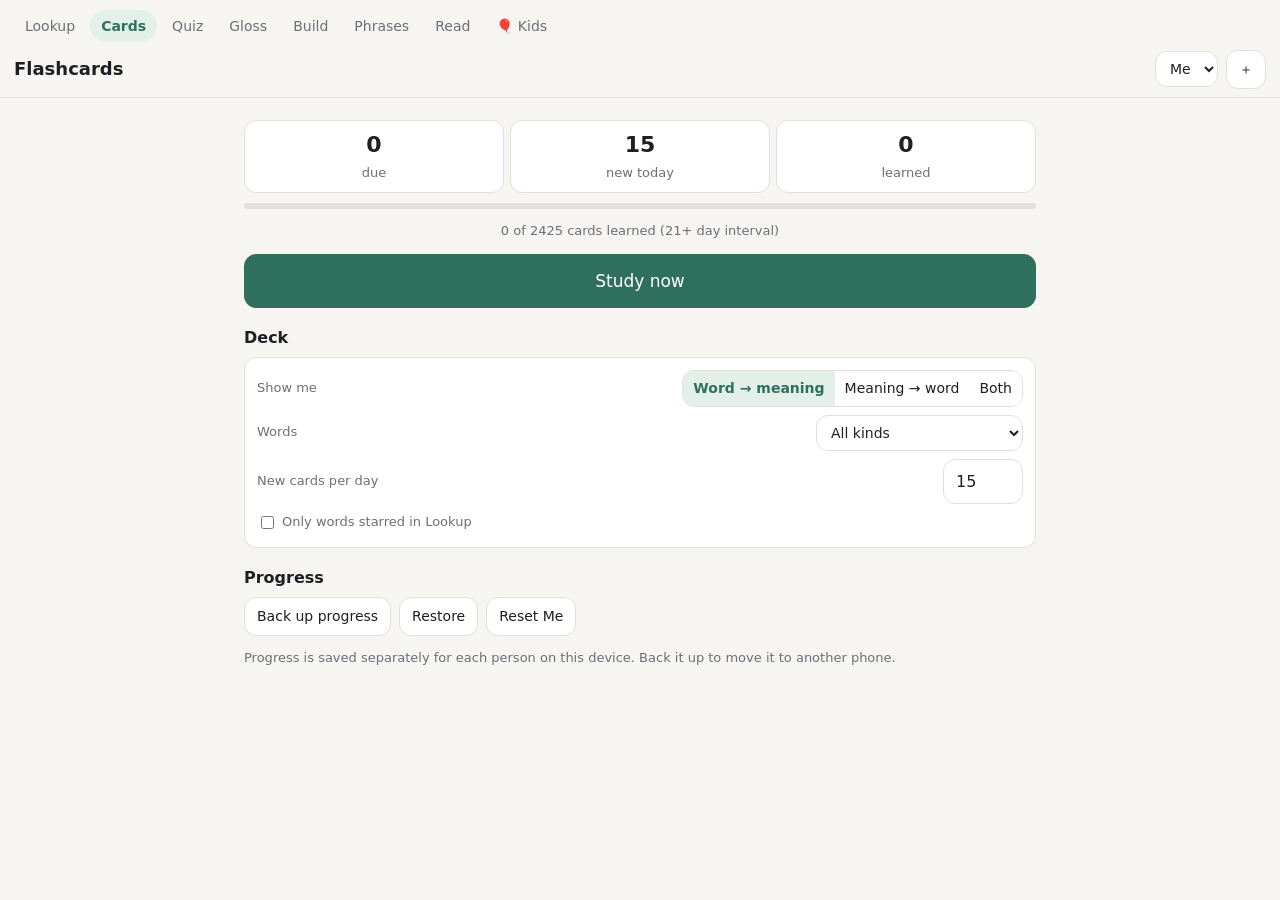
<file: flashcards.html>
<!DOCTYPE html>
<html lang="en">
<head>
<meta charset="utf-8">
<meta name="viewport" content="width=device-width, initial-scale=1, viewport-fit=cover">
<title>Flashcards</title>
<link rel="stylesheet" href="core.css">
<style>
  .flash { min-height: 230px; display: flex; flex-direction: column; justify-content: center; align-items: center;
    text-align: center; cursor: pointer; user-select: none; padding: 24px 16px; }
  .flash .big { font-size: 34px; font-weight: 700; line-height: 1.2; }
  .flash .mid { font-size: 22px; margin-top: 10px; }
  .flash .hint { margin-top: 16px; }
  .rate { display: grid; grid-template-columns: repeat(4, 1fr); gap: 6px; }
  .rate button { padding: 12px 4px; font-weight: 600; }
  .rate small { display: block; font-weight: 400; color: var(--muted); font-size: 11px; }
  .r-again { border-color: var(--bad) !important; color: var(--bad) !important; }
  .r-easy { border-color: var(--good) !important; color: var(--good) !important; }
  .stats { display: grid; grid-template-columns: repeat(3, 1fr); gap: 6px; text-align: center; margin: 10px 0; }
  .stats div { background: var(--panel); border: 1px solid var(--line); border-radius: var(--radius); padding: 8px 4px; }
  .stats b { display: block; font-size: 22px; }
  .bar { height: 6px; background: var(--line); border-radius: 3px; overflow: hidden; margin: 8px 0; }
  .bar > i { display: block; height: 100%; background: var(--accent); width: 0; transition: width .2s; }
</style>
</head>
<body>
<header class="top">
  <div class="row">
    <h1 class="grow">Flashcards</h1>
    <select id="who" aria-label="Who is studying"></select>
    <button id="addWho" title="Add a person">＋</button>
  </div>
</header>
<main id="app"></main>

<script src="core.js"></script>
<script>
(() => {
  const { $, esc, store, toast } = WL;
  const PKEY = 'wl.cards.people', SKEY = p => 'wl.cards.state.' + p, CKEY = 'wl.cards.cfg';
  const DAY = 864e5;
  let people = store.get(PKEY, ['Me']);
  let cfg = store.get(CKEY, { who: people[0], dir: 'w2m', pos: '', newPerDay: 15, starOnly: false });
  let state, queue = [], cur = null, shown = false, sessionDone = 0;

  // state per card key "<id>|<dir>": { due, ivl (days), ef, reps, lapses, seen }
  function load() { state = store.get(SKEY(cfg.who), { cards: {}, newDay: '', newCount: 0 }); }
  function save() { store.set(SKEY(cfg.who), state); store.set(CKEY, cfg); }
  const today = () => new Date().toISOString().slice(0, 10);

  function pool() {
    return WL.defined().filter(w => (!cfg.pos || w.pos.toLowerCase() === cfg.pos) && (!cfg.starOnly || WL.stars.has(w.id))
      && !/^(ending|prefix)$/i.test(w.pos));
  }
  function dirsFor() { return cfg.dir === 'both' ? ['w2m', 'm2w'] : [cfg.dir]; }

  function buildQueue() {
    if (state.newDay !== today()) { state.newDay = today(); state.newCount = 0; }
    const now = Date.now(), due = [], fresh = [];
    for (const w of pool()) for (const d of dirsFor()) {
      const k = w.id + '|' + d, c = state.cards[k];
      if (!c) fresh.push({ w, d, k });
      else if (c.due <= now) due.push({ w, d, k, c });
    }
    due.sort((a, b) => a.c.due - b.c.due);
    // new cards: shortest/commonest first (list order), shuffled lightly
    const room = Math.max(0, cfg.newPerDay - state.newCount);
    const newOnes = fresh.slice(0, room * 3).sort(() => Math.random() - .5).slice(0, room);
    queue = [...due, ...newOnes.map(x => ({ ...x, isNew: true }))];
  }

  function counts() {
    const now = Date.now(); let due = 0, learned = 0, total = 0;
    for (const w of pool()) for (const d of dirsFor()) {
      total++; const c = state.cards[w.id + '|' + d];
      if (c) { if (c.due <= now) due++; if (c.ivl >= 21) learned++; }
    }
    return { due, learned, total, newLeft: Math.max(0, cfg.newPerDay - (state.newDay === today() ? state.newCount : 0)) };
  }

  // SM-2 style scheduling. grade: 0 again, 1 hard, 2 good, 3 easy
  function schedule(item, grade) {
    const c = state.cards[item.k] || { ivl: 0, ef: 2.5, reps: 0, lapses: 0 };
    if (item.isNew && !state.cards[item.k]) state.newCount++;
    if (grade === 0) {
      c.lapses++; c.reps = 0; c.ivl = 0; c.ef = Math.max(1.3, c.ef - 0.2);
      c.due = Date.now() + 60e3;            // see it again in a minute
      queue.splice(Math.min(3, queue.length), 0, { ...item, isNew: false, c });
    } else {
      c.reps++;
      if (c.reps === 1) c.ivl = grade === 1 ? 1 : grade === 2 ? 1 : 3;
      else if (c.reps === 2) c.ivl = grade === 1 ? 3 : grade === 2 ? 4 : 7;
      else c.ivl = Math.round(c.ivl * (grade === 1 ? 1.2 : grade === 2 ? c.ef : c.ef * 1.3));
      c.ef = Math.max(1.3, c.ef + (grade === 1 ? -0.15 : grade === 3 ? 0.15 : 0));
      c.due = Date.now() + c.ivl * DAY - 3600e3; // an hour of slack so "tomorrow" means tomorrow morning
    }
    c.seen = Date.now();
    state.cards[item.k] = c;
    save();
  }
  const ivlLabel = (item, g) => {
    const c = state.cards[item.k] || { ivl: 0, ef: 2.5, reps: 0 };
    if (g === 0) return '1 min';
    const reps = c.reps + 1;
    const d = reps === 1 ? [1, 1, 3][g - 1] : reps === 2 ? [3, 4, 7][g - 1] : Math.round(c.ivl * [1.2, c.ef, c.ef * 1.3][g - 1]);
    return d < 30 ? d + 'd' : Math.round(d / 30) + 'mo';
  };

  // ---------- views ----------
  function home() {
    if (!WL.words().length) { $('#app').innerHTML = WL.noWordsHTML(); return; }
    load();
    const n = counts();
    const posList = [...new Set(WL.defined().map(w => w.pos.toLowerCase()).filter(p => p && !/^(ending|prefix)$/.test(p)))].sort();
    $('#app').innerHTML = `
      <div class="stats"><div><b>${n.due}</b><span class="muted">due</span></div>
        <div><b>${Math.min(n.newLeft, n.total - Object.keys(state.cards).length)}</b><span class="muted">new today</span></div>
        <div><b>${n.learned}</b><span class="muted">learned</span></div></div>
      <div class="bar"><i style="width:${n.total ? (n.learned / n.total * 100) : 0}%"></i></div>
      <p class="muted" style="text-align:center">${n.learned} of ${n.total} cards learned (21+ day interval)</p>
      <button class="primary" id="start" style="width:100%; padding:14px; font-size:17px">Study now</button>
      <h2>Deck</h2>
      <div class="card">
        <div class="row" style="margin-bottom:8px"><span class="muted grow">Show me</span>
          <div class="seg" id="dir">
            <button data-v="w2m">Word → meaning</button><button data-v="m2w">Meaning → word</button><button data-v="both">Both</button></div></div>
        <div class="row" style="margin-bottom:8px"><span class="muted grow">Words</span>
          <select id="pos"><option value="">All kinds</option>${posList.map(p => `<option ${p === cfg.pos ? 'selected' : ''}>${esc(p)}</option>`).join('')}</select></div>
        <div class="row" style="margin-bottom:8px"><span class="muted grow">New cards per day</span>
          <input id="npd" type="number" min="0" max="200" value="${cfg.newPerDay}" style="width:80px"></div>
        <label class="chk"><input type="checkbox" id="starOnly" ${cfg.starOnly ? 'checked' : ''}> Only words starred in Lookup</label>
      </div>
      <h2>Progress</h2>
      <div class="row"><button id="exp">Back up progress</button><button id="imp">Restore</button><button id="reset">Reset ${esc(cfg.who)}</button></div>
      <p class="muted">Progress is saved separately for each person on this device. Back it up to move it to another phone.</p>`;
    $('#dir').querySelectorAll('button').forEach(b => { b.setAttribute('aria-pressed', b.dataset.v === cfg.dir); b.onclick = () => { cfg.dir = b.dataset.v; save(); home(); }; });
    $('#pos').onchange = e => { cfg.pos = e.target.value; save(); home(); };
    $('#npd').onchange = e => { cfg.newPerDay = Math.max(0, +e.target.value || 0); save(); home(); };
    $('#starOnly').onchange = e => { cfg.starOnly = e.target.checked; save(); home(); };
    $('#start').onclick = () => { buildQueue(); sessionDone = 0; next(); };
    $('#exp').onclick = () => WL.download(`flashcards-${cfg.who}.json`, JSON.stringify({ who: cfg.who, state }), 'application/json');
    $('#imp').onclick = () => WL.importDialog({ title: 'Restore progress', help: 'Pick a flashcards backup (.json).', modes: false, accept: '.json',
      onText(t) { const d = JSON.parse(t); if (!d.state?.cards) { toast('Not a flashcards backup'); return false; }
        if (d.who && !people.includes(d.who)) { people.push(d.who); store.set(PKEY, people); }
        cfg.who = d.who || cfg.who; state = d.state; save(); renderWho(); home(); toast('Progress restored'); } });
    $('#reset').onclick = () => { if (confirm(`Erase all flashcard progress for ${cfg.who}?`)) { store.set(SKEY(cfg.who), null); home(); } };
  }

  function next() {
    cur = queue.shift(); shown = false;
    if (!cur) {
      $('#app').innerHTML = `<div class="empty-state"><p style="font-size:44px">✅</p>
        <p><b>All done${sessionDone ? ` — ${sessionDone} cards` : ''}!</b></p>
        <p>Come back tomorrow for the next ones.</p><p><button id="back" class="primary">Back</button></p></div>`;
      $('#back').onclick = home; return;
    }
    card();
  }
  function card() {
    const { w, d } = cur;
    const front = d === 'w2m'
      ? `<div class="big">${esc(w.word)}</div>${w.ipa ? `<div class="ipa">/${esc(w.ipa)}/</div>` : ''}`
      : `<div class="big" style="font-size:26px">${esc(w.meaning)}</div>${w.pos ? `<div class="pos" style="margin-top:8px">${esc(w.pos)}</div>` : ''}`;
    const back = d === 'w2m'
      ? `<div class="mid">${esc(w.meaning)}</div>${w.pos ? `<div class="pos" style="margin-top:8px">${esc(w.pos)}</div>` : ''}`
      : `<div class="mid"><b>${esc(w.word)}</b></div>${w.ipa ? `<div class="ipa">/${esc(w.ipa)}/</div>` : ''}`;
    $('#app').innerHTML = `
      <div class="row muted" style="justify-content:space-between; margin-bottom:6px">
        <span>${cur.isNew ? '🆕 new' : 'review'}</span><span>${queue.length} left</span>
        <button id="stop" class="chip">Stop</button></div>
      <div class="card flash" id="flash">${front}
        ${shown ? `<hr style="width:60%; border:0; border-top:1px solid var(--line); margin:16px 0">${back}` : `<div class="hint muted">tap to show</div>`}</div>
      ${shown ? `<div class="rate">
        <button class="r-again" data-g="0">Again<small>${ivlLabel(cur, 0)}</small></button>
        <button data-g="1">Hard<small>${ivlLabel(cur, 1)}</small></button>
        <button data-g="2">Good<small>${ivlLabel(cur, 2)}</small></button>
        <button class="r-easy" data-g="3">Easy<small>${ivlLabel(cur, 3)}</small></button></div>`
      : `<button class="primary" id="show" style="width:100%; padding:14px">Show answer</button>`}`;
    $('#stop').onclick = home;
    const reveal = () => { if (!shown) { shown = true; card(); } };
    $('#flash').onclick = reveal;
    if (!shown) $('#show').onclick = reveal;
    else $('#app').querySelectorAll('[data-g]').forEach(b => b.onclick = () => { schedule(cur, +b.dataset.g); sessionDone++; next(); });
  }

  document.addEventListener('keydown', e => {
    if (!cur || e.target.tagName === 'INPUT') return;
    if (e.key === ' ' && !shown) { e.preventDefault(); shown = true; card(); }
    else if (shown && '1234'.includes(e.key)) { schedule(cur, +e.key - 1); sessionDone++; next(); }
  });

  function renderWho() {
    $('#who').innerHTML = people.map(p => `<option ${p === cfg.who ? 'selected' : ''}>${esc(p)}</option>`).join('');
  }
  $('#who').onchange = e => { cfg.who = e.target.value; save(); cur = null; home(); };
  $('#addWho').onclick = () => {
    const n = (prompt('Name of the person studying:') || '').trim();
    if (!n) return;
    if (!people.includes(n)) { people.push(n); store.set(PKEY, people); }
    cfg.who = n; save(); renderWho(); home();
  };
  document.addEventListener('wl:words', home);
  renderWho(); home();
})();
</script>
</body>
</html>
</file>
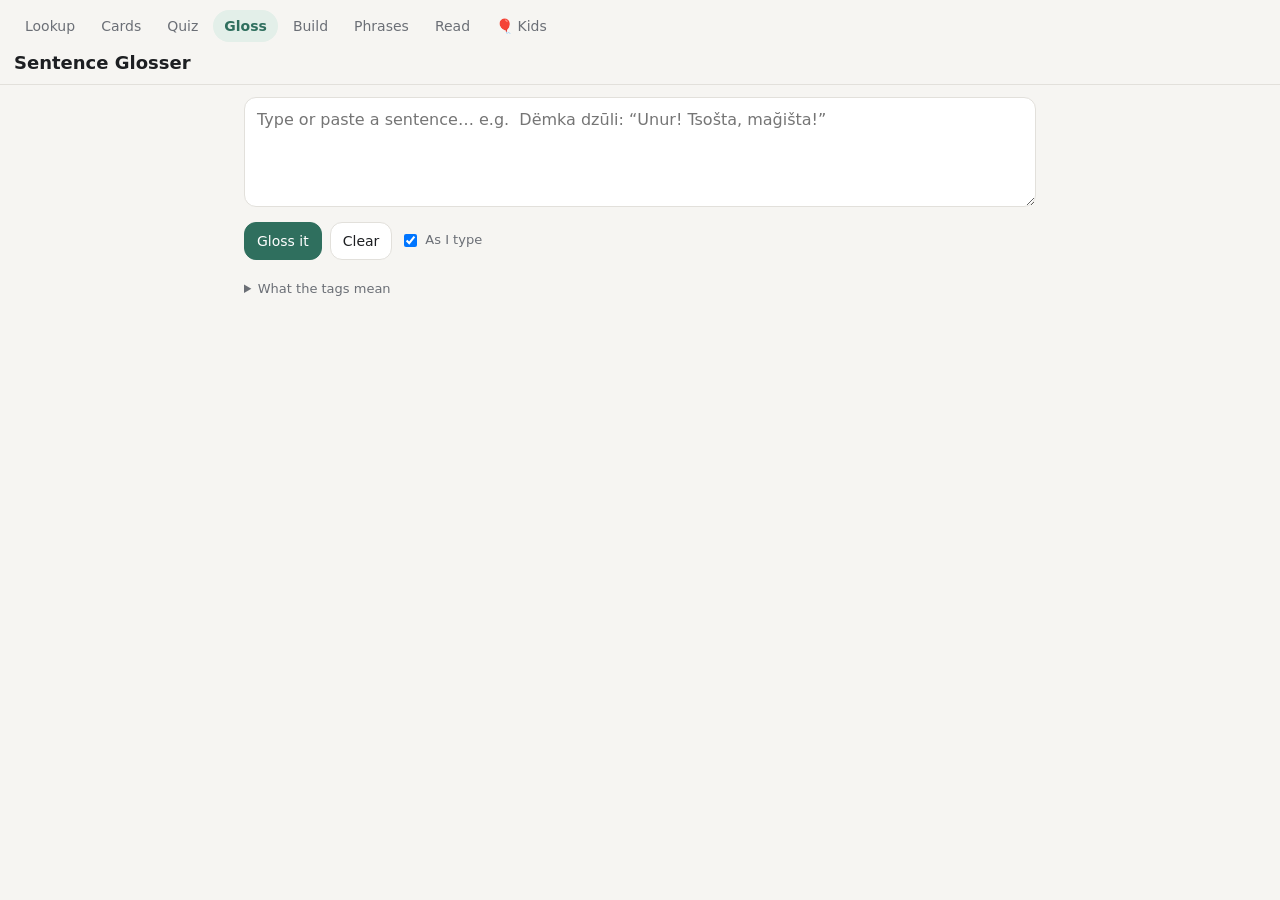
<file: glosser.html>
<!DOCTYPE html>
<html lang="en">
<head>
<meta charset="utf-8">
<meta name="viewport" content="width=device-width, initial-scale=1, viewport-fit=cover">
<title>Sentence Glosser</title>
<link rel="stylesheet" href="core.css">
<style>
  .il { display: flex; flex-wrap: wrap; gap: 6px; margin: 10px 0; }
  .wb { background: var(--panel); border: 1px solid var(--line); border-radius: 10px; padding: 6px 9px; cursor: pointer; min-width: 44px; }
  .wb .t { font-weight: 700; font-size: 18px; }
  .wb .m { font-size: 14px; color: var(--muted); }
  .wb .m .aff { color: var(--accent); }
  .wb .g { font-family: ui-monospace, monospace; font-size: 12px; color: var(--accent); }
  .wb.unk { border-color: var(--bad); background: var(--bad-soft); }
  .wb.unk .g { color: var(--bad); }
  .wb.guess { border-style: dashed; }
  .lit { font-size: 15px; background: var(--accent-soft); border-radius: 10px; padding: 8px 10px; }
  .sent { margin-bottom: 18px; }
  .legend { font-size: 12px; }
  .legend code { color: var(--accent); }
</style>
</head>
<body>
<header class="top"><div class="row"><h1 class="grow">Sentence Glosser</h1></div></header>
<main>
  <textarea id="in" placeholder="Type or paste a sentence… e.g.  Dëmka dzūli: “Unur! Tsošta, mağišta!”"></textarea>
  <div class="row" style="margin-top:8px">
    <button class="primary" id="go">Gloss it</button>
    <button id="clear">Clear</button>
    <label class="chk"><input type="checkbox" id="live" checked> As I type</label>
  </div>
  <div id="out"></div>
  <details style="margin-top:20px"><summary class="muted">What the tags mean</summary>
    <div class="legend card" id="legend"></div></details>
</main>
<script src="core.js"></script>
<script>
(() => {
  const { $, esc } = WL;
  const inp = $('#in');

  function gloss() {
    if (!WL.words().length) { $('#out').innerHTML = WL.noWordsHTML(); return; }
    const text = inp.value.trim();
    if (!text) { $('#out').innerHTML = ''; return; }
    const sentences = text.split(/(?<=[.!?…])\s+|\n+/).filter(s => s.trim());
    let unknown = 0;
    $('#out').innerHTML = sentences.map(s => {
      const toks = [...s.matchAll(WL.tokenRe)].map(m => m[0]);
      const rows = toks.map(t => {
        const r = WL.analyze(t);
        if (!r.best) unknown++;
        const g = r.best ? WL.glossOf(r.best) : (/^\p{Lu}/u.test(t) ? 'NAME?' : '???');
        const morph = r.best ? WL.morphHTML(r.best) : esc(r.clean);
        return { t, r, g, morph };
      });
      const lit = rows.map(x => x.g.replace(/-?\b(PST|FUT|CMD|WOULD|NOUN|DESC|DIM|DOER|PLACE|TOOL|OPP|AGAIN)\b/g, m => {
        const map = { PST: '(past)', FUT: '(will)', CMD: '(!)', WOULD: '(would)', NOUN: '-ness', DESC: '-y', DIM: '(little)', DOER: '-er', PLACE: '-place', TOOL: '-tool', OPP: 'un-', AGAIN: 're-' };
        return ' ' + map[m.replace('-', '')];
      }).replace(/-/g, ' ').replace(/\./g, ' ')).join(' ').replace(/\s+/g, ' ');
      return `<div class="sent"><div class="il">${rows.map(x => `<div class="wb ${x.r.best ? (x.r.best.compound ? 'guess' : '') : 'unk'}" data-w="${esc(x.t)}">
          <div class="t">${esc(x.t)}</div><div class="m">${x.r.liaison ? `<span class="muted">${esc(x.r.liaison)}'</span>` : ''}${x.morph}</div>
          <div class="g">${esc(x.g)}</div></div>`).join('')}</div>
        <div class="lit"><span class="muted">Word by word:</span> ${esc(lit)}</div></div>`;
    }).join('') + (unknown ? `<p class="muted">${unknown} word${unknown > 1 ? 's' : ''} not found (red). Dashed = guessed compound. Tap any word for details.</p>`
      : `<p class="muted">Tap any word for details.</p>`);
    const url = new URL(location); url.searchParams.set('t', text); history.replaceState(null, '', url);
  }

  $('#out').addEventListener('click', e => { const b = e.target.closest('.wb'); if (b) WL.wordSheet(b.dataset.w); });
  $('#go').onclick = gloss;
  $('#clear').onclick = () => { inp.value = ''; gloss(); inp.focus(); };
  let deb; inp.addEventListener('input', () => { if ($('#live').checked) { clearTimeout(deb); deb = setTimeout(gloss, 250); } });

  $('#legend').innerHTML = [...WL.RULES.suffixes, ...WL.RULES.prefixes]
    .map(r => `<div><code>${esc(r.tag)}</code> ${esc(r.label)}</div>`).join('') +
    '<div><code>PL</code> plural</div><div><code>NAME?</code> capitalised word not in the list</div>';

  const t = new URLSearchParams(location.search).get('t');
  if (t) inp.value = t;
  document.addEventListener('wl:words', gloss);
  gloss();
})();
</script>
</body>
</html>
</file>
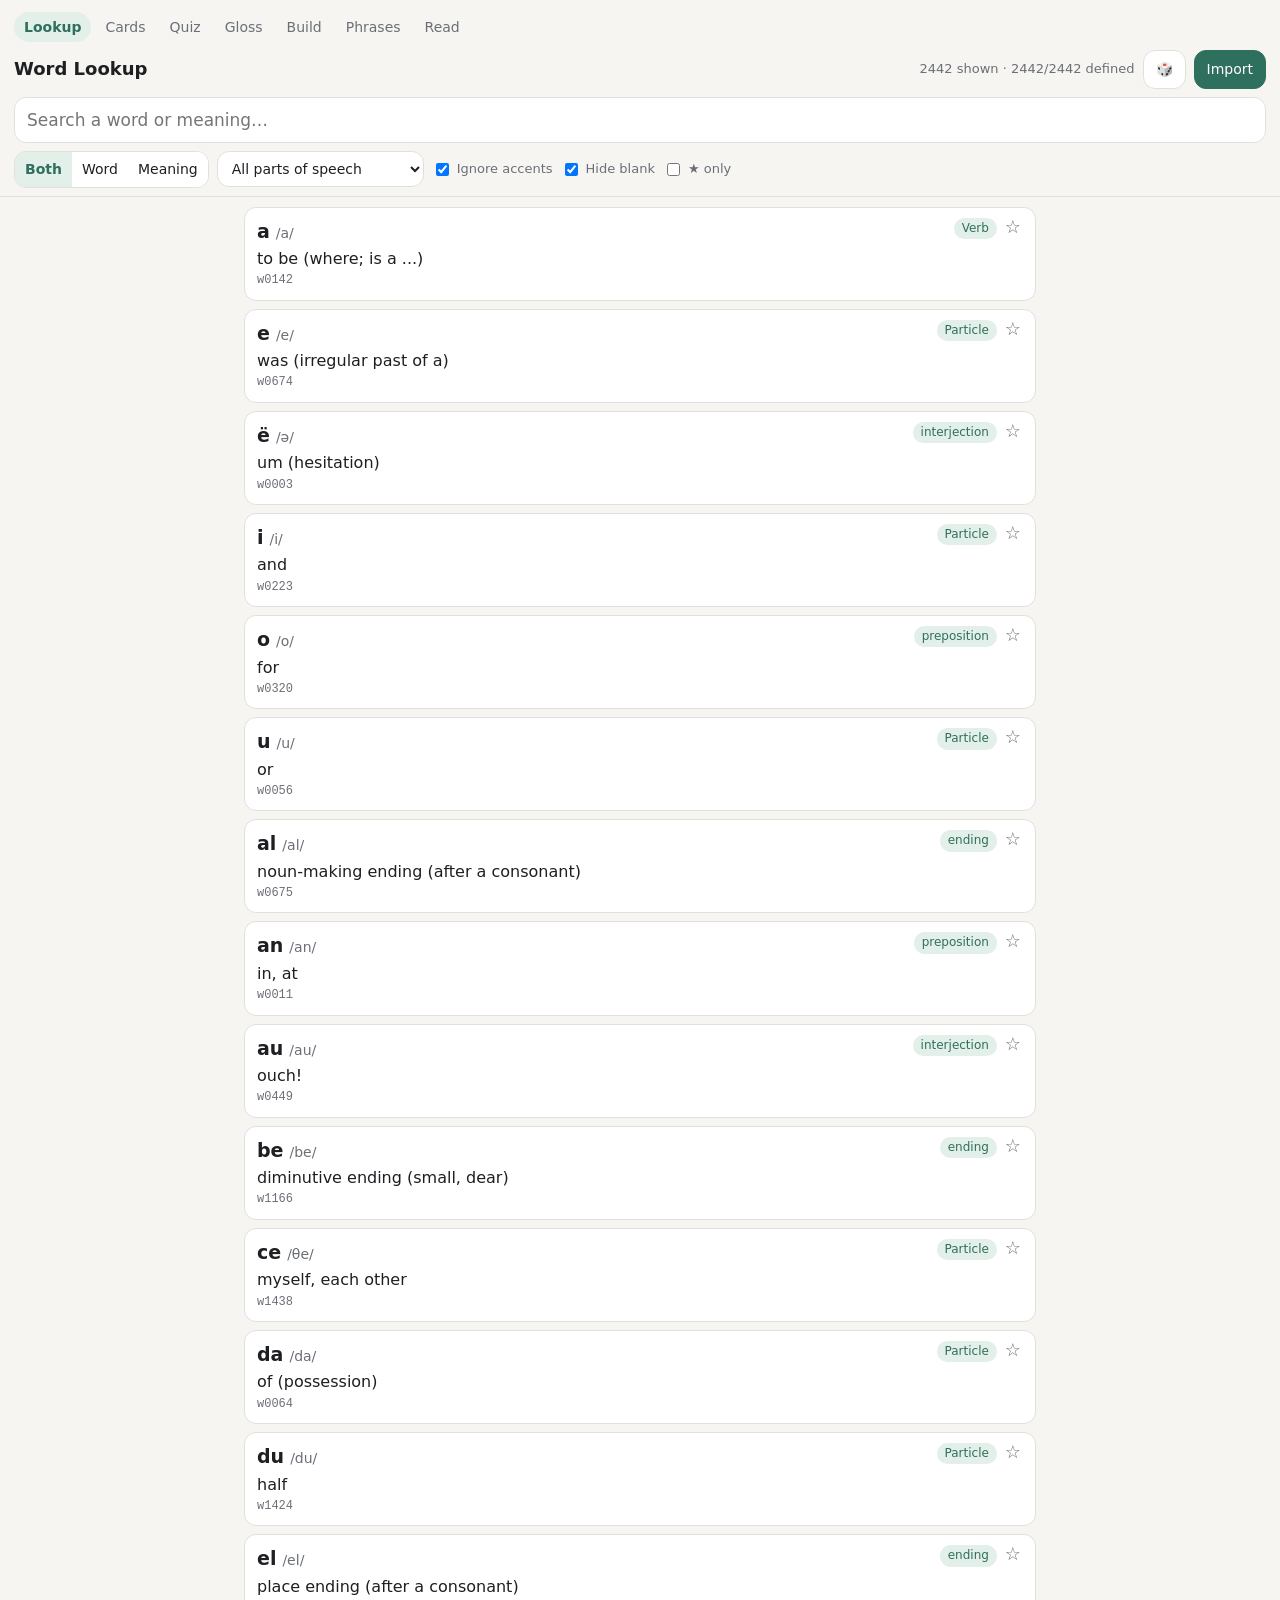
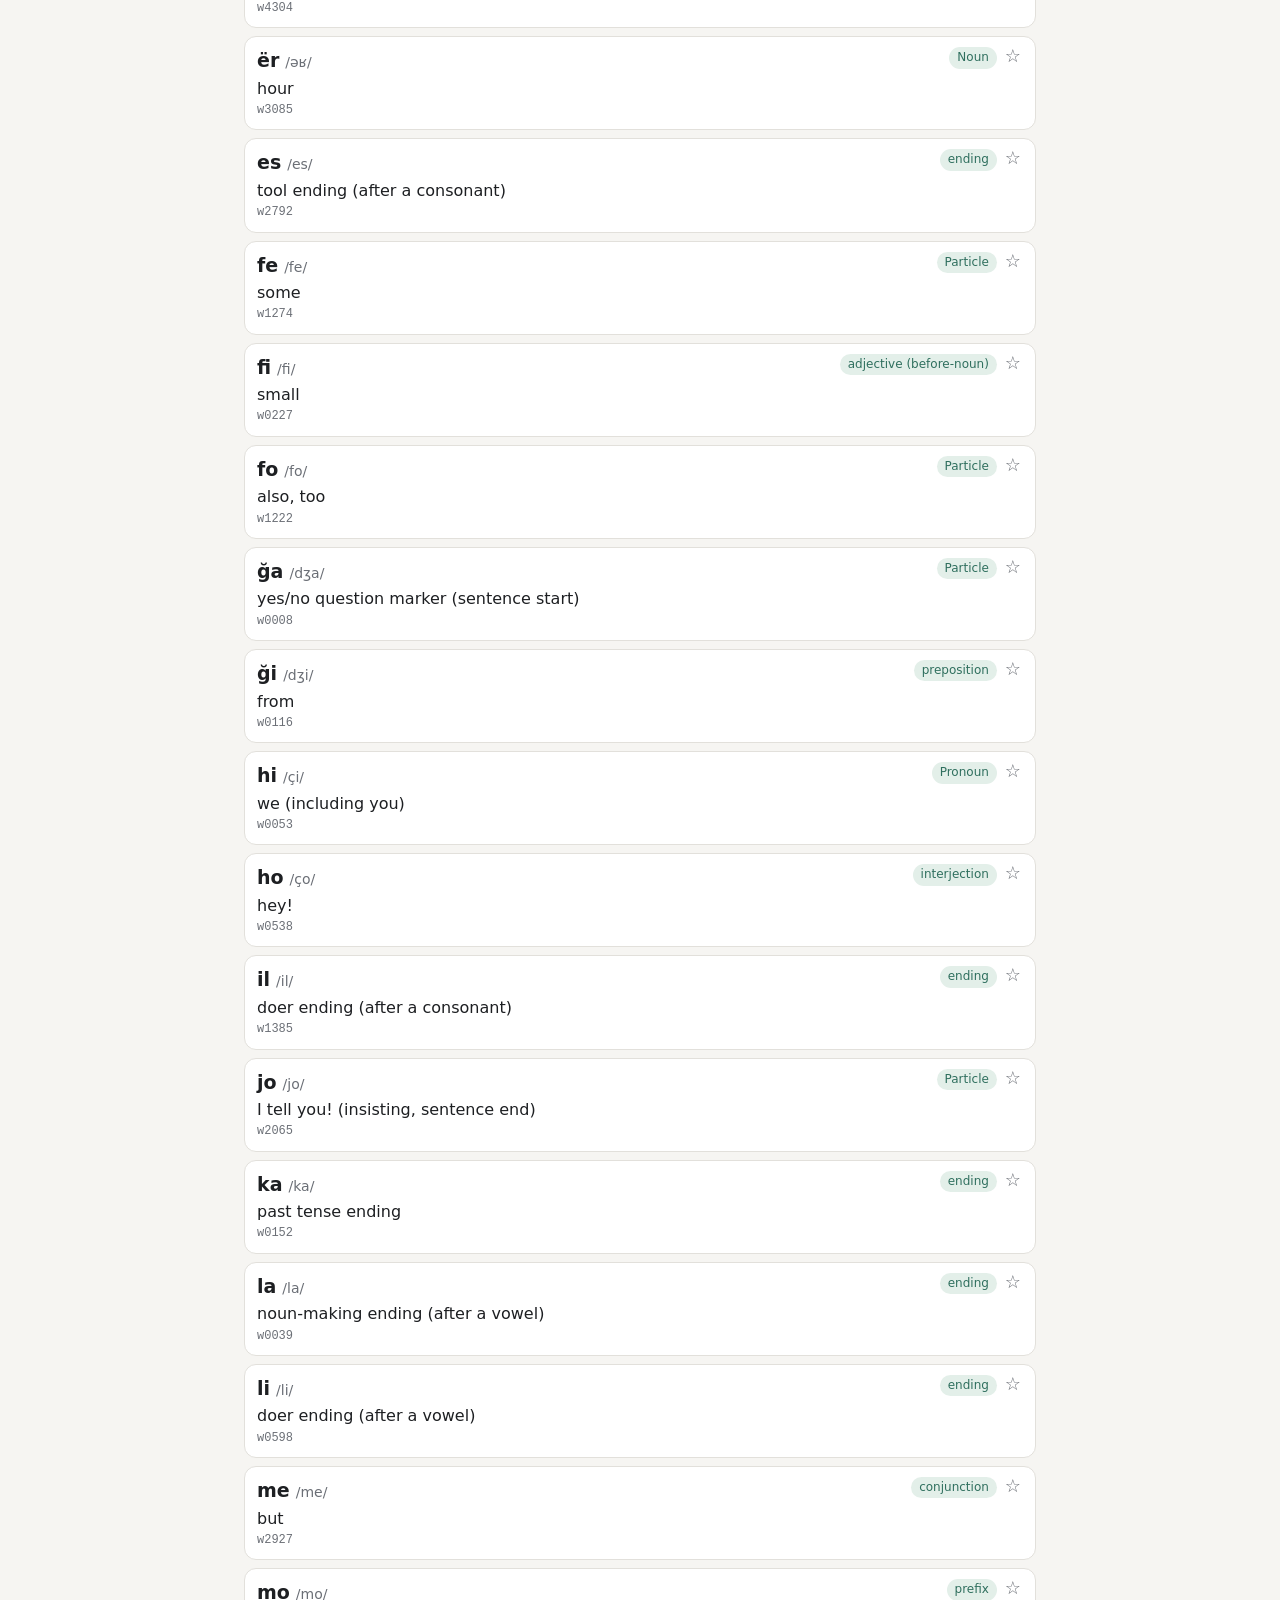
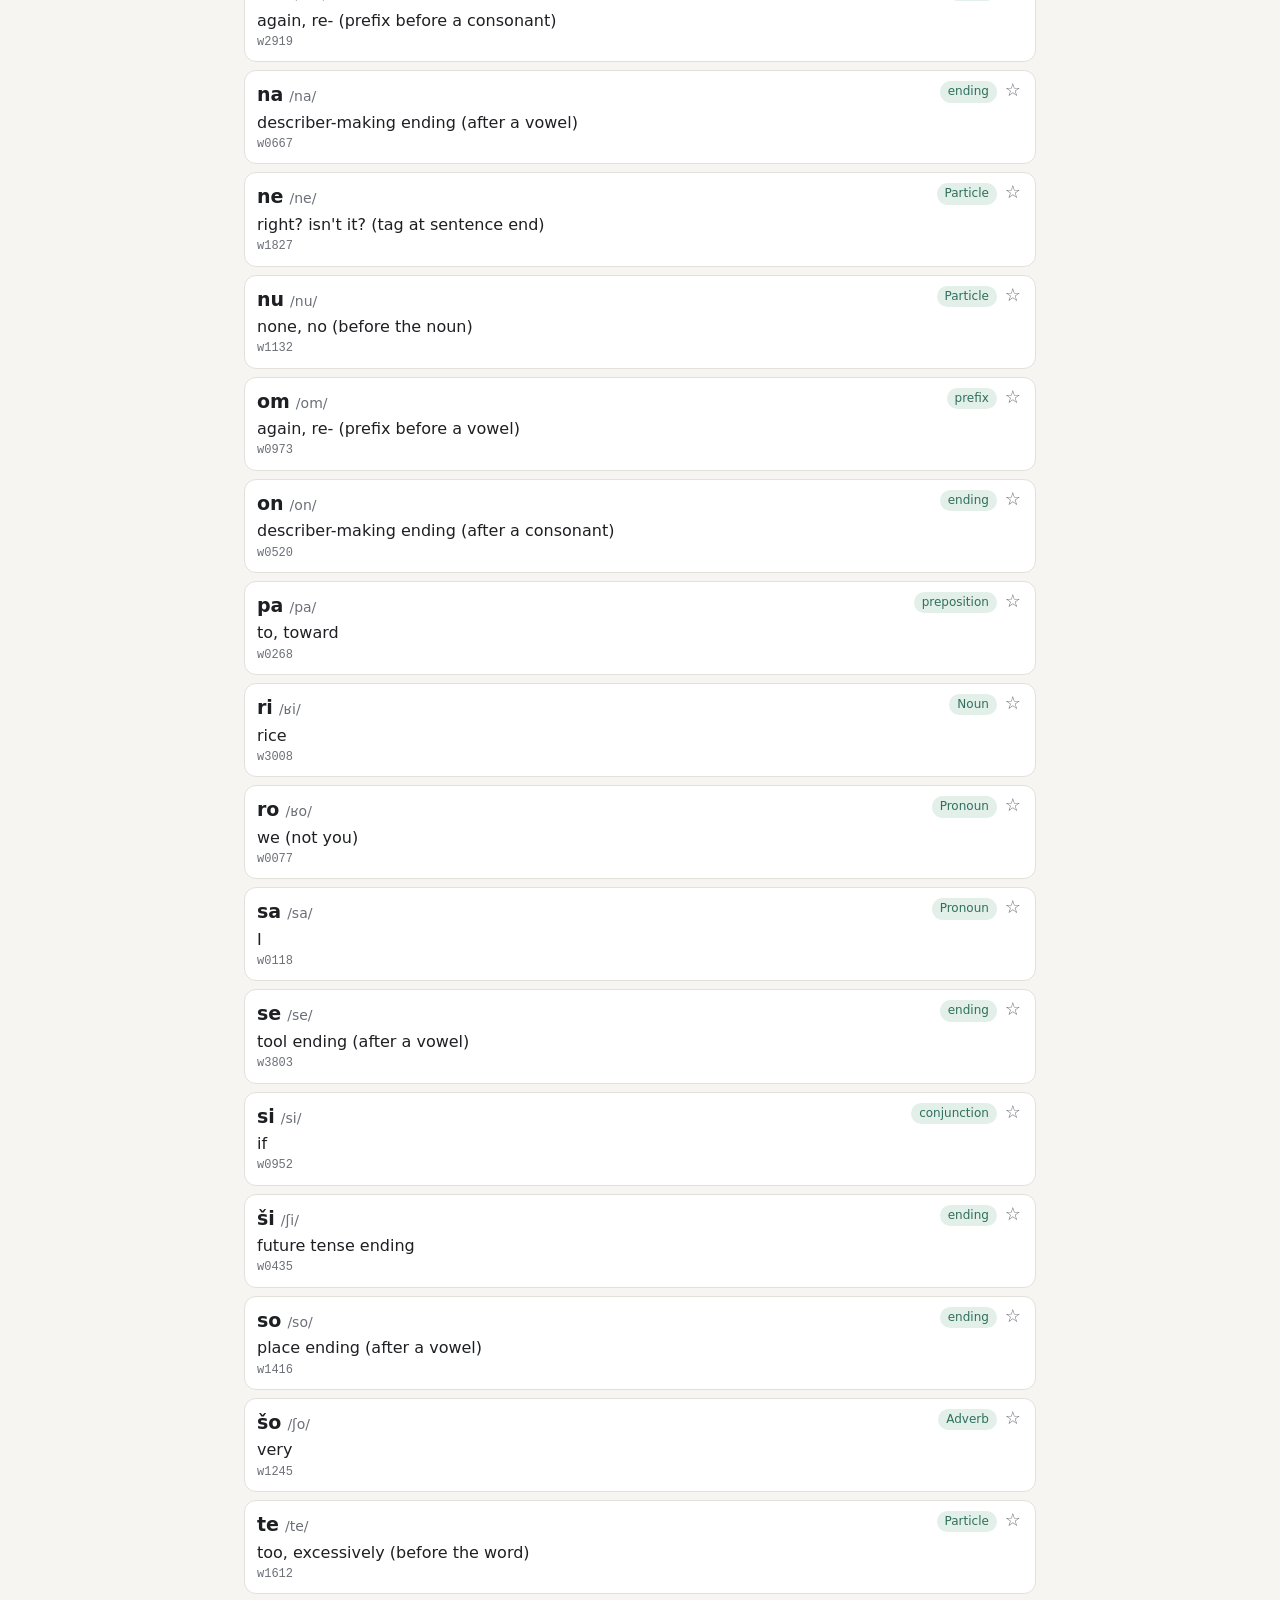
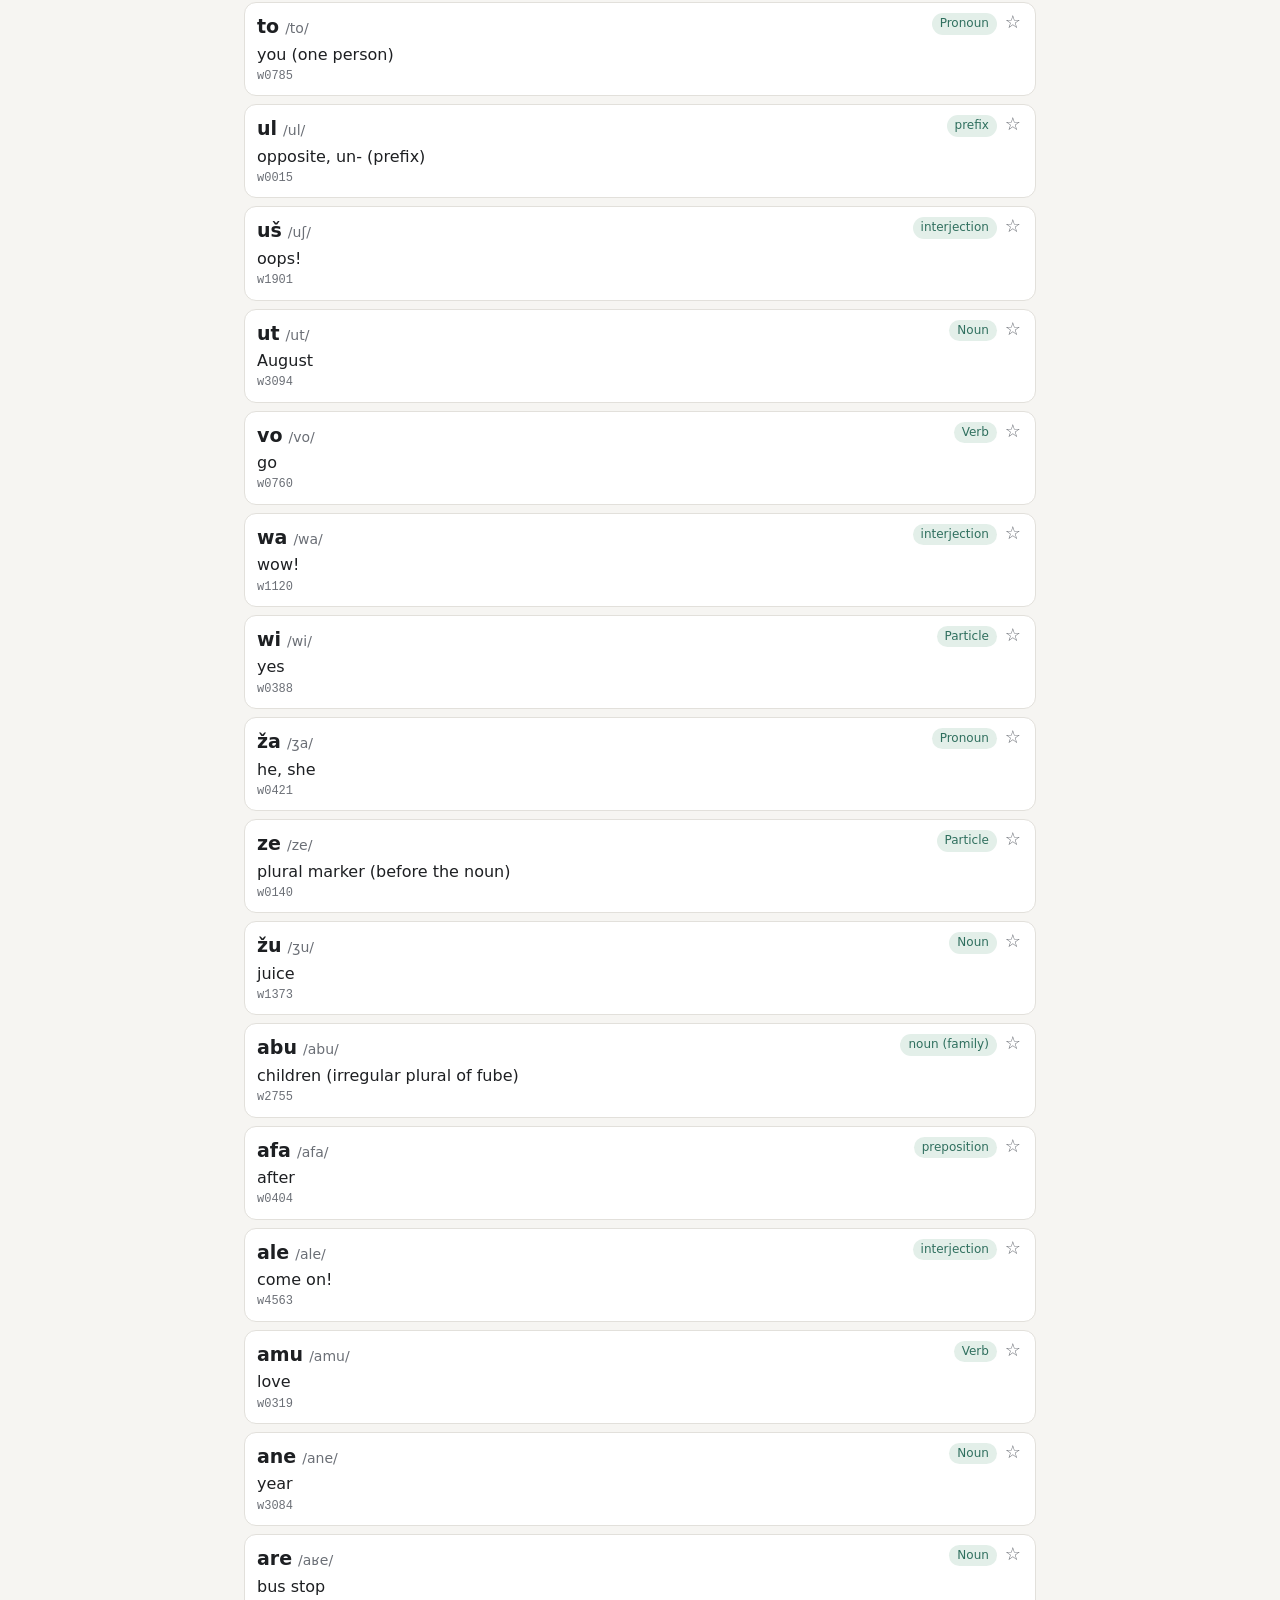
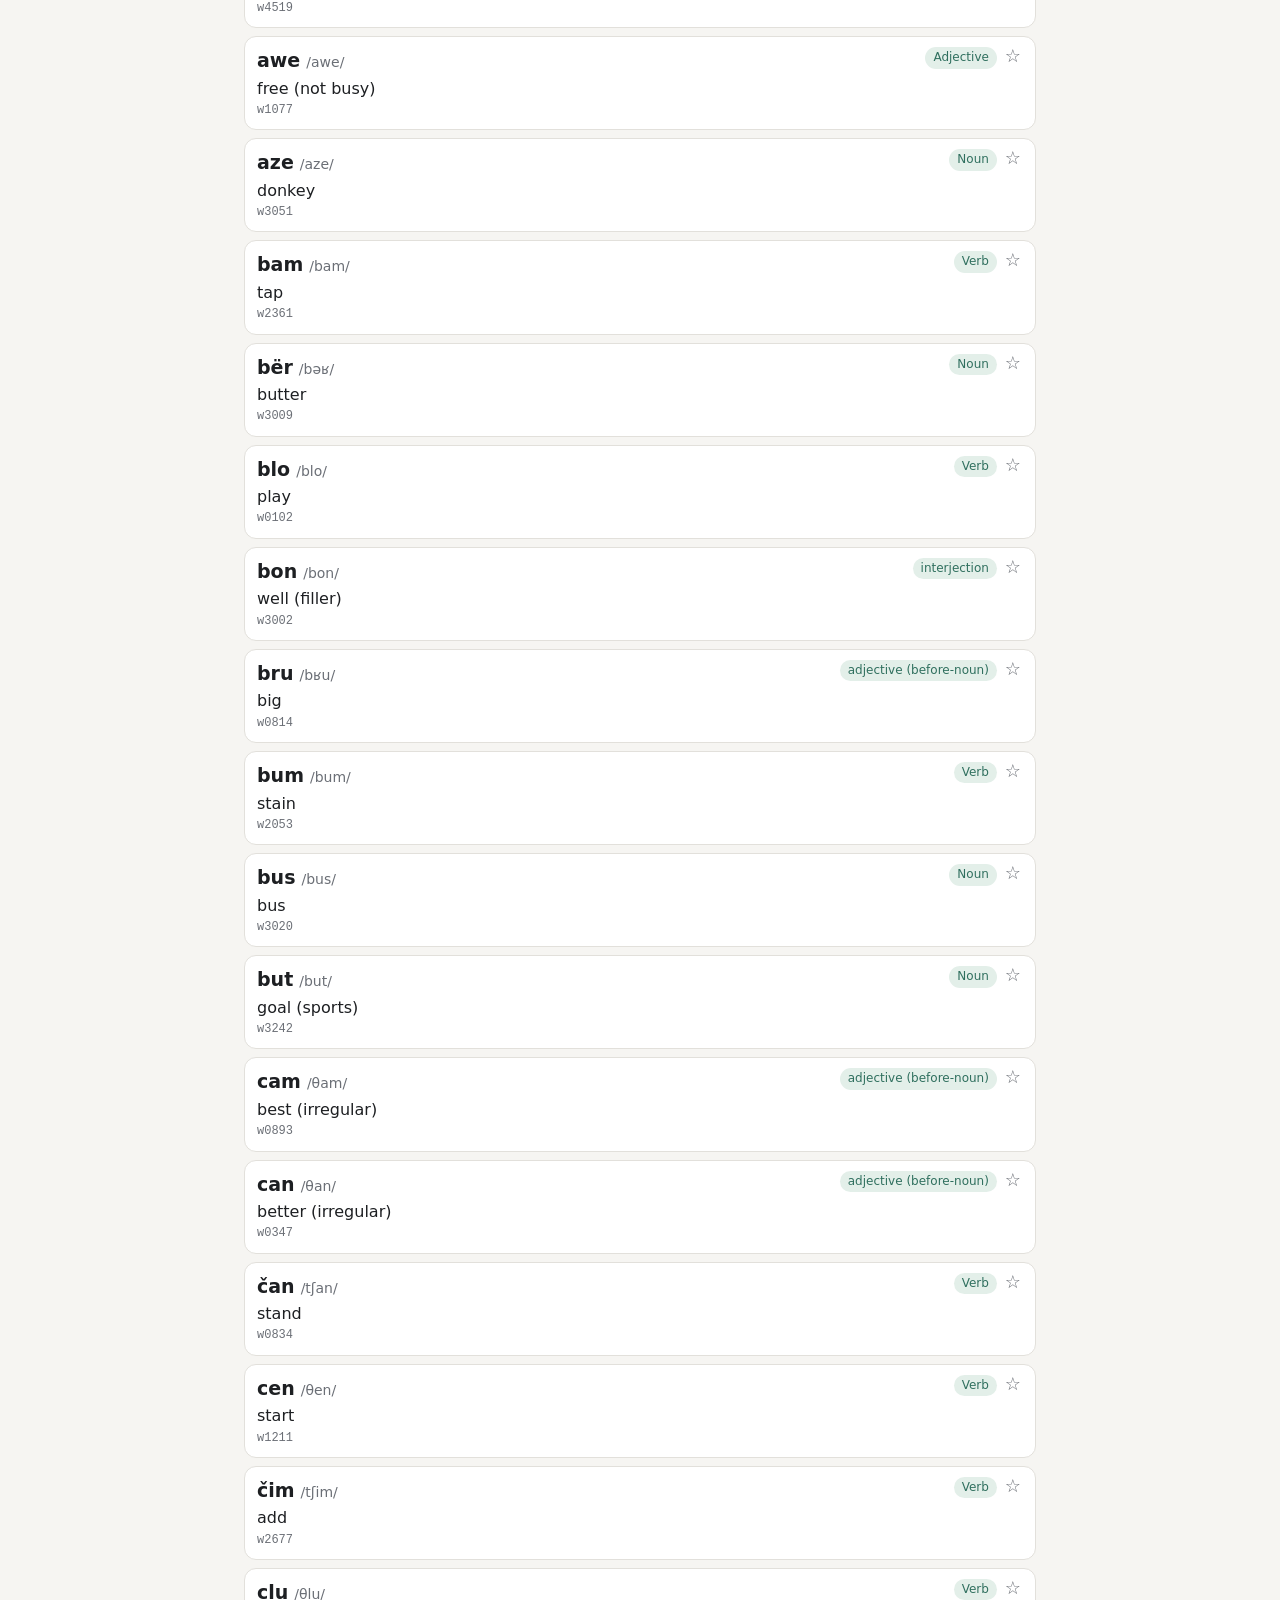
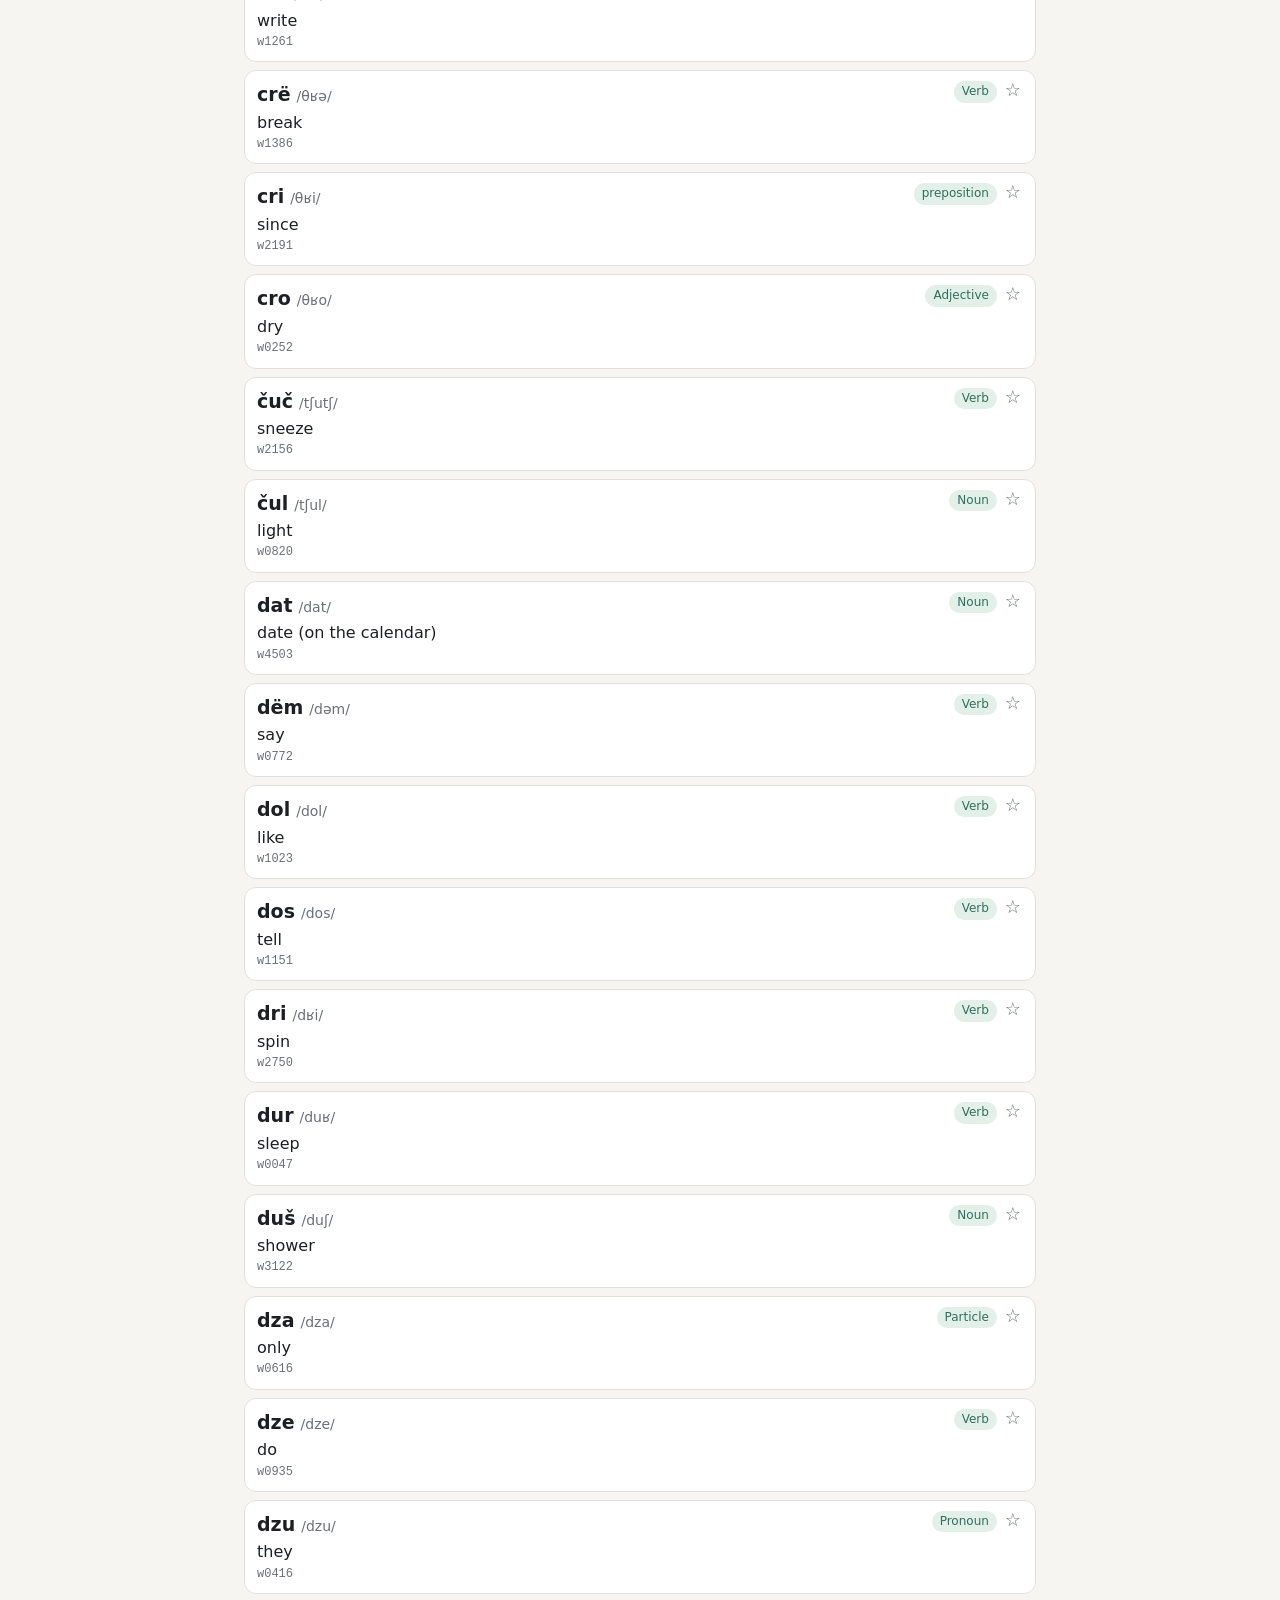
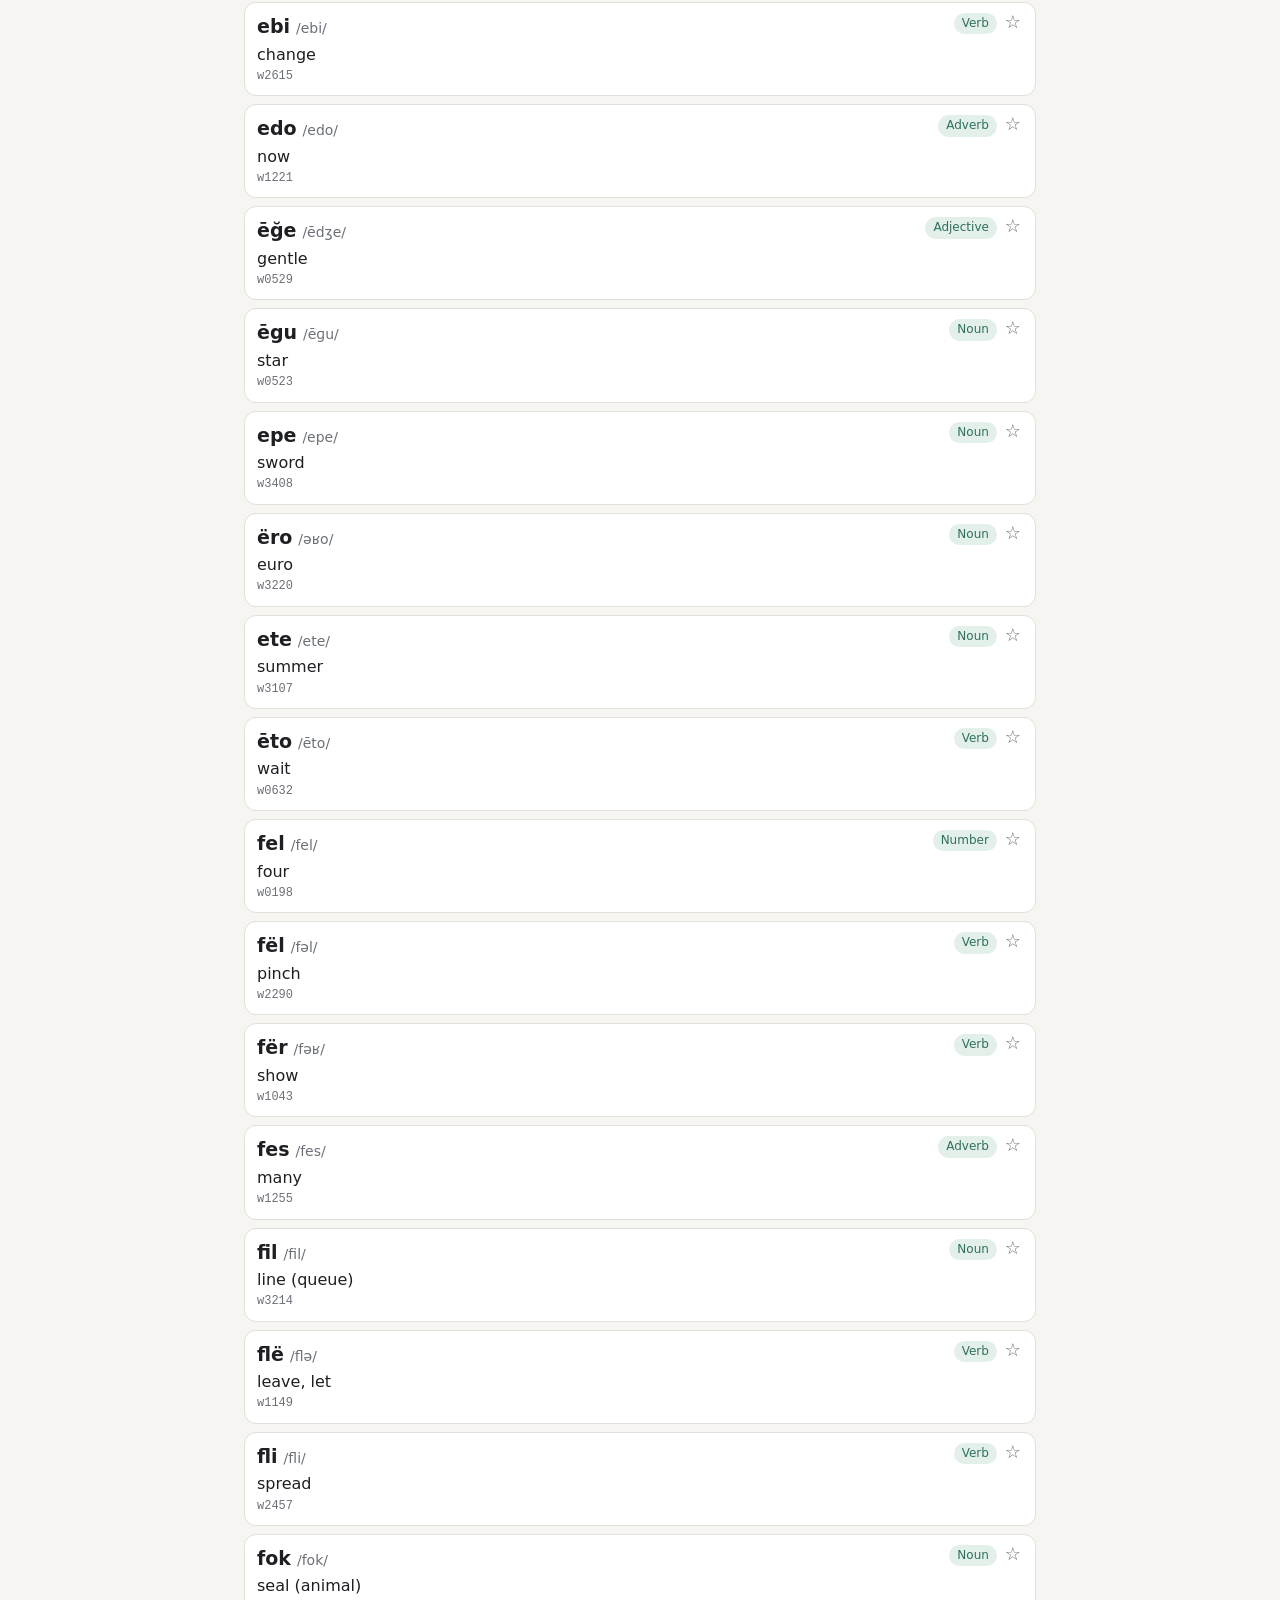
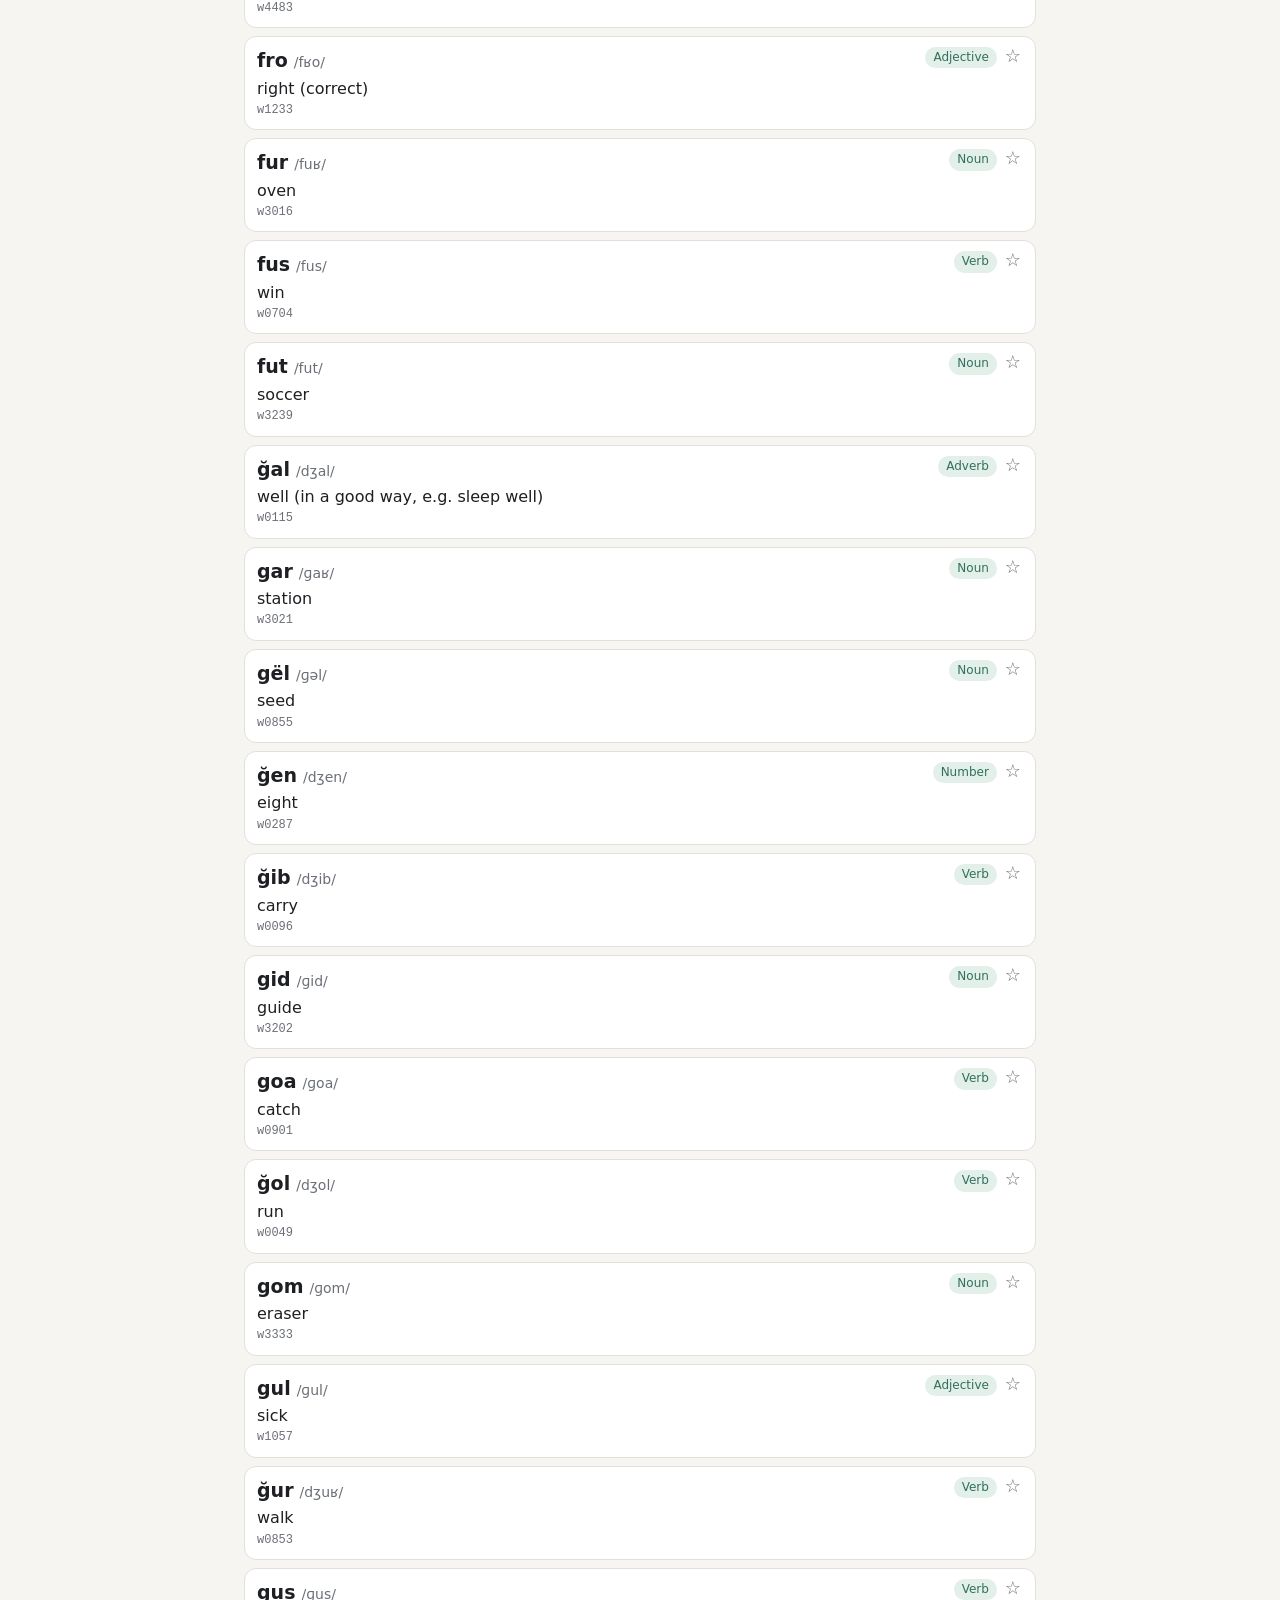
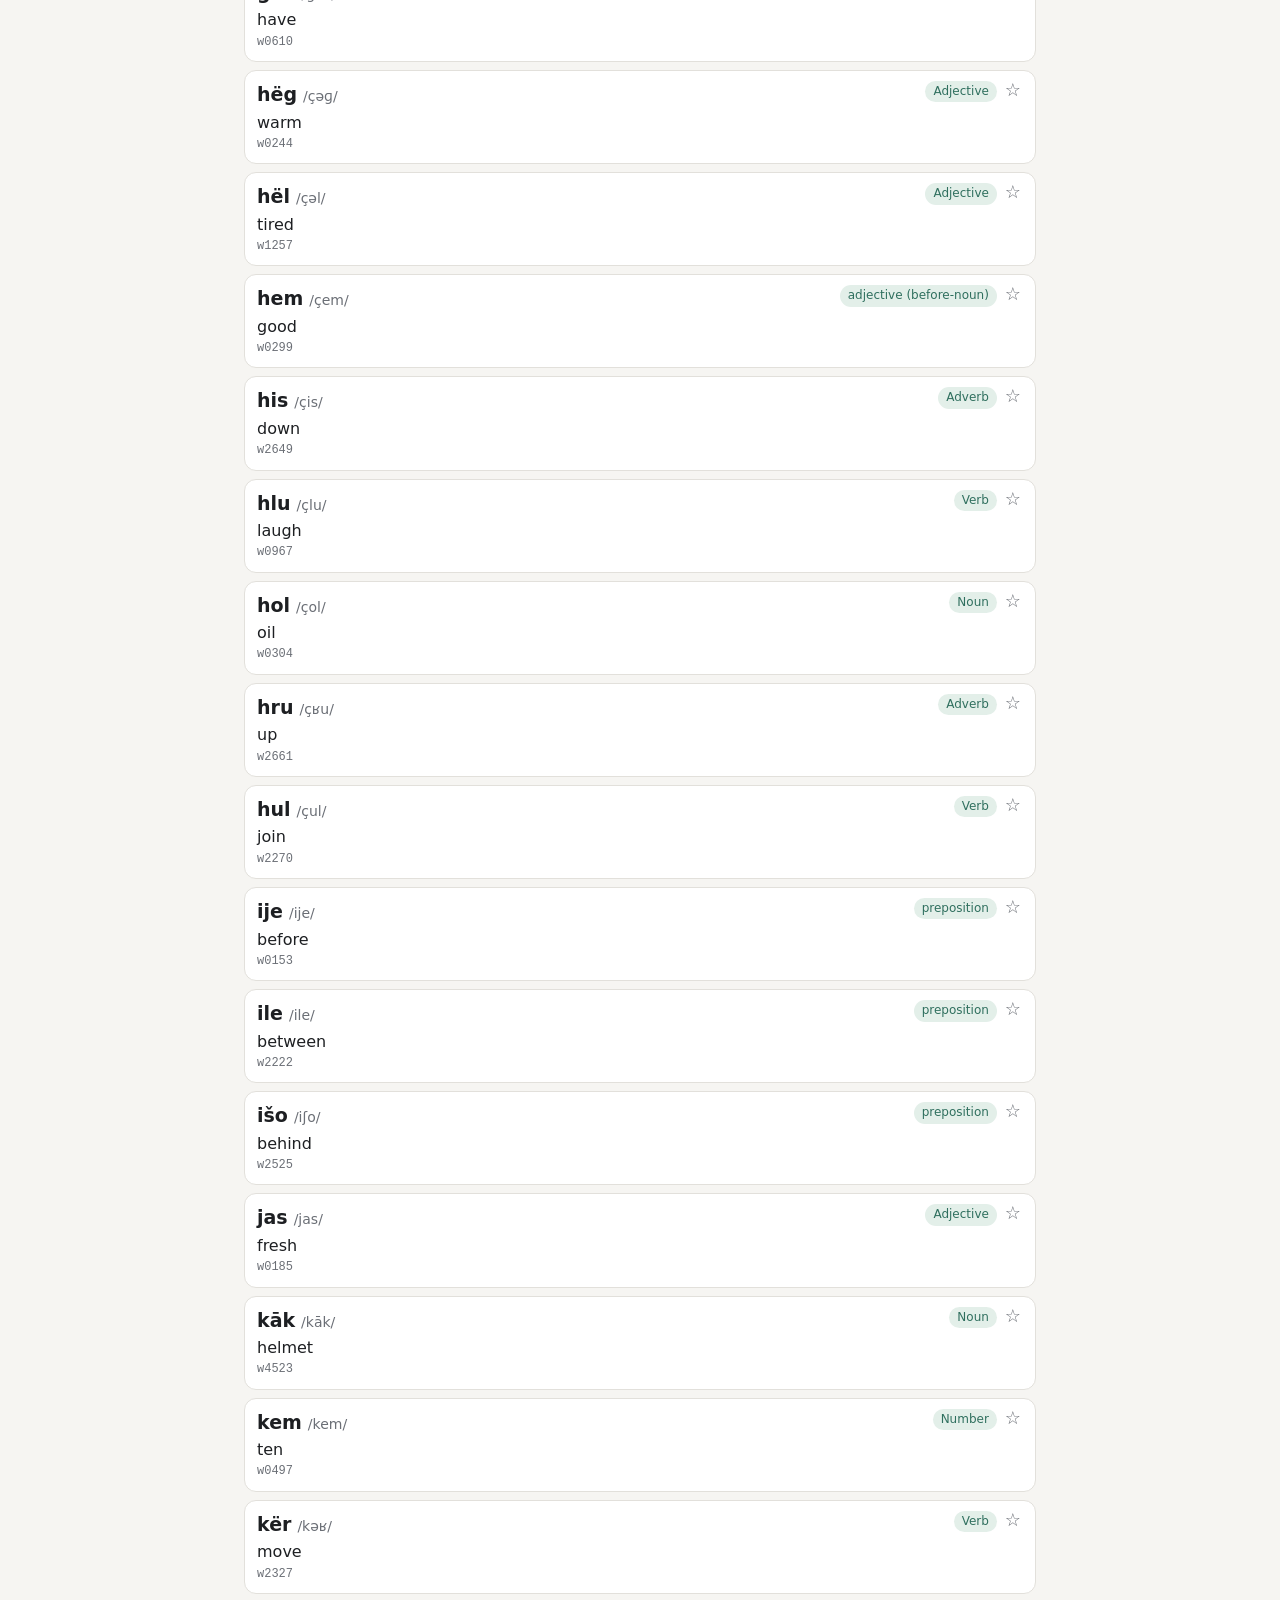
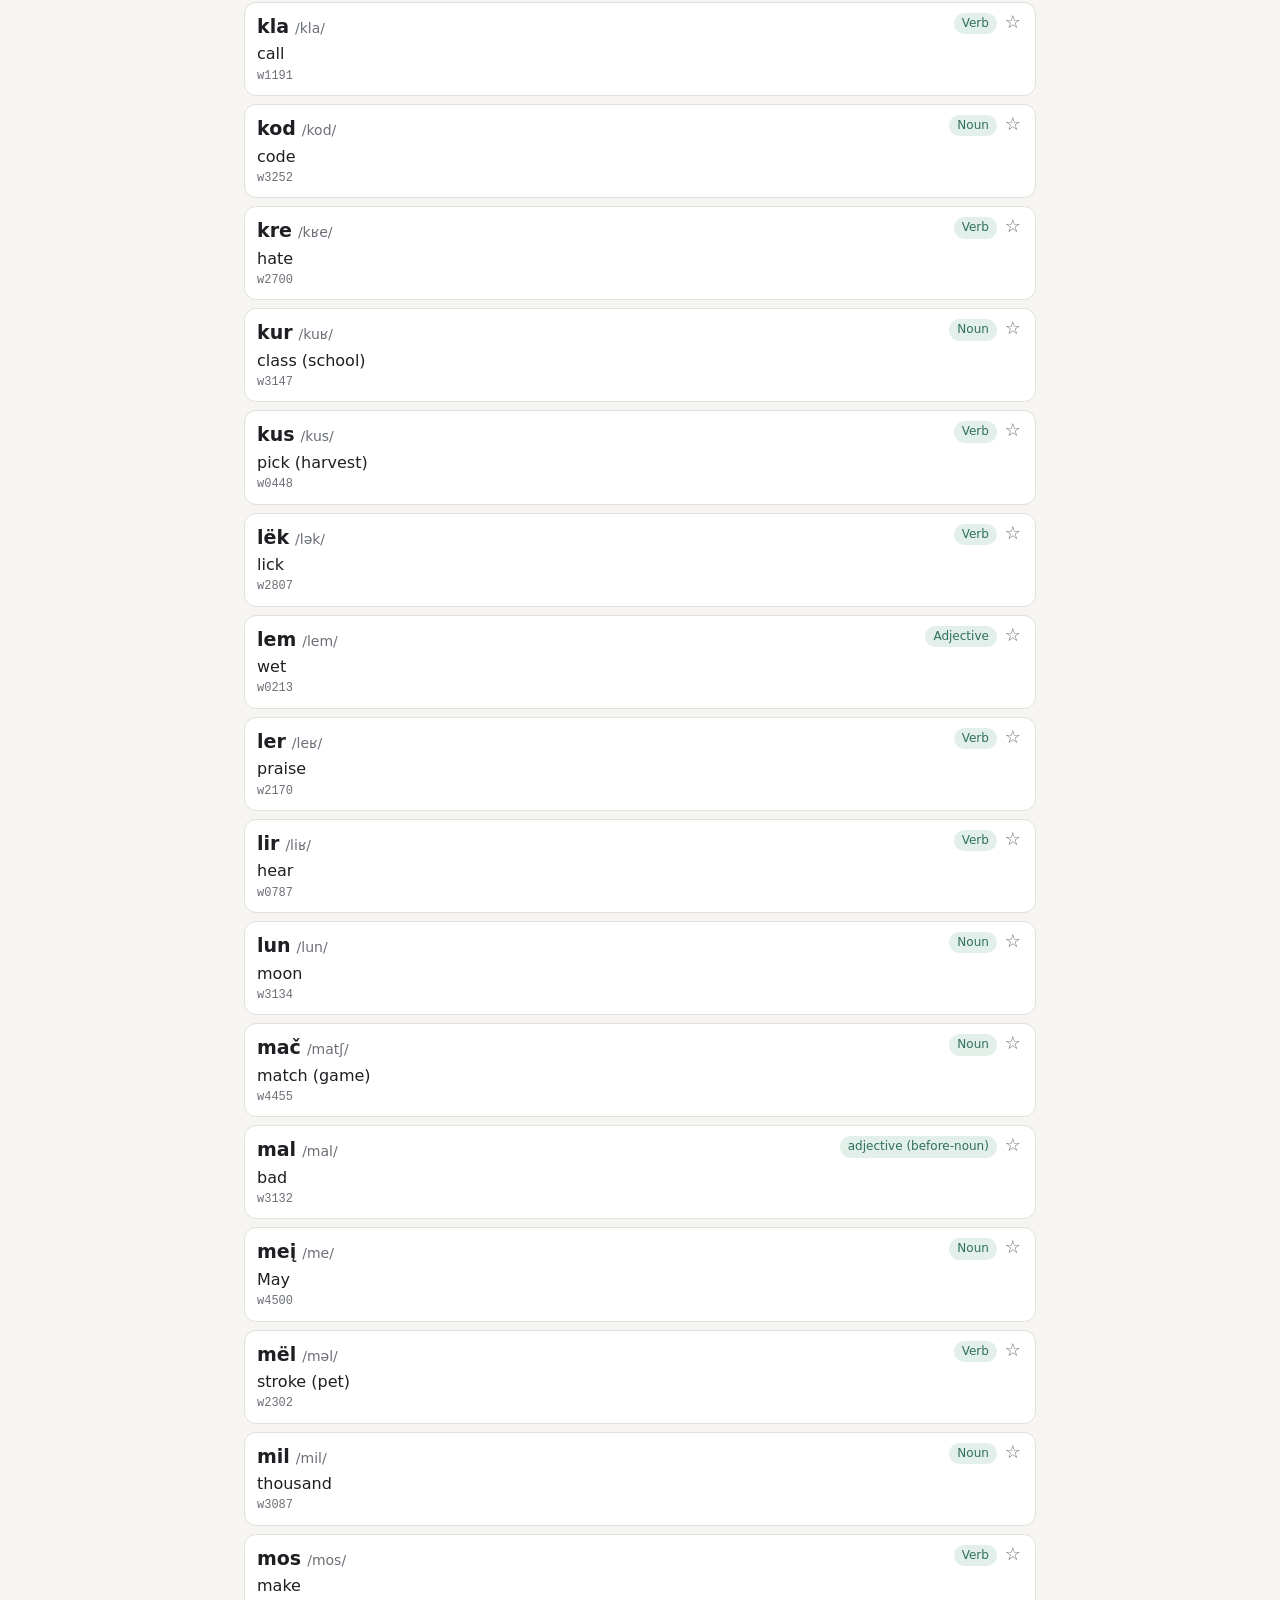
<file: lookup.html>
<!DOCTYPE html>
<html lang="en">
<head>
<meta charset="utf-8">
<meta name="viewport" content="width=device-width, initial-scale=1, viewport-fit=cover">
<meta name="theme-color" content="#1b1f24">
<title>Word Lookup</title>
<style>
  :root {
    --bg: #f6f5f2; --panel: #ffffff; --ink: #1d1f22; --muted: #6b6f76;
    --line: #e2e0db; --accent: #2f6f5e; --accent-soft: #e3efe9; --hl: #fff1b8;
    --radius: 12px;
  }
  @media (prefers-color-scheme: dark) {
    :root {
      --bg: #15181c; --panel: #1d2126; --ink: #e9e7e3; --muted: #9aa0a8;
      --line: #2c3138; --accent: #6cc4a8; --accent-soft: #20352f; --hl: #5a4b12;
    }
  }
  * { box-sizing: border-box; }
  html, body { margin: 0; background: var(--bg); color: var(--ink);
    font: 16px/1.45 system-ui, -apple-system, "Segoe UI", Roboto, sans-serif; }
  header { position: sticky; top: 0; z-index: 5; background: var(--bg);
    padding: 12px 14px 8px; border-bottom: 1px solid var(--line); }
  nav.tools { display: flex; gap: 4px; overflow-x: auto; scrollbar-width: none; margin-bottom: 8px; }
  nav.tools::-webkit-scrollbar { display: none; }
  nav.tools a { text-decoration: none; color: var(--muted); font-size: 14px; padding: 5px 10px; border-radius: 999px; white-space: nowrap; }
  nav.tools a.on { color: var(--accent); background: var(--accent-soft); font-weight: 600; }
  .row { display: flex; gap: 8px; align-items: center; flex-wrap: wrap; }
  h1 { font-size: 18px; margin: 0; flex: 1; }
  #count { color: var(--muted); font-size: 13px; }
  input[type=search], select {
    font: inherit; color: var(--ink); background: var(--panel);
    border: 1px solid var(--line); border-radius: var(--radius); padding: 10px 12px; }
  #q { flex: 1; min-width: 0; font-size: 17px; }
  select { padding: 8px 10px; font-size: 14px; }
  button { font: inherit; font-size: 14px; color: var(--ink); background: var(--panel);
    border: 1px solid var(--line); border-radius: var(--radius); padding: 8px 12px; cursor: pointer; }
  button.primary { background: var(--accent); color: #fff; border-color: var(--accent); }
  button:active { transform: translateY(1px); }
  .seg { display: inline-flex; border: 1px solid var(--line); border-radius: var(--radius); overflow: hidden; }
  .seg button { border: 0; border-radius: 0; padding: 7px 10px; }
  .seg button[aria-pressed=true] { background: var(--accent-soft); color: var(--accent); font-weight: 600; }
  label.chk { font-size: 13px; color: var(--muted); display: inline-flex; gap: 5px; align-items: center; }
  main { padding: 10px 14px 80px; max-width: 820px; margin: 0 auto; }
  .card { background: var(--panel); border: 1px solid var(--line); border-radius: var(--radius);
    padding: 10px 12px; margin-bottom: 8px; display: grid; grid-template-columns: 1fr auto; gap: 2px 10px; }
  .w { font-size: 19px; font-weight: 600; }
  .ipa { color: var(--muted); font-size: 14px; margin-left: 6px; font-weight: 400; }
  .m { grid-column: 1 / -1; }
  .m.empty { color: var(--muted); font-style: italic; }
  .meta { display: flex; gap: 6px; align-items: start; }
  .pos { font-size: 12px; background: var(--accent-soft); color: var(--accent);
    border-radius: 999px; padding: 2px 8px; white-space: nowrap; }
  .id { font-size: 12px; color: var(--muted); font-family: ui-monospace, monospace; }
  .star { border: 0; background: none; padding: 0 2px; font-size: 18px; color: var(--muted); line-height: 1; }
  .star.on { color: #e0a400; }
  mark { background: var(--hl); color: inherit; border-radius: 3px; }
  .empty-state { text-align: center; color: var(--muted); padding: 40px 10px; }
  .empty-state p { margin: 6px 0; }
  dialog { border: 1px solid var(--line); border-radius: var(--radius); background: var(--panel);
    color: var(--ink); width: min(560px, 94vw); padding: 16px; }
  dialog::backdrop { background: rgba(0,0,0,.45); }
  textarea { width: 100%; min-height: 160px; font: 13px ui-monospace, monospace; color: var(--ink);
    background: var(--bg); border: 1px solid var(--line); border-radius: 8px; padding: 8px; }
  .muted { color: var(--muted); font-size: 13px; }
  .drop { border: 2px dashed var(--line); border-radius: var(--radius); padding: 14px; text-align: center; margin: 10px 0; }
  .drop.over { border-color: var(--accent); background: var(--accent-soft); }
  #toast { position: fixed; left: 50%; bottom: 20px; transform: translateX(-50%);
    background: var(--ink); color: var(--bg); padding: 8px 14px; border-radius: 999px;
    font-size: 14px; opacity: 0; transition: opacity .2s; pointer-events: none; }
  #toast.show { opacity: 1; }
  #more { display: block; margin: 10px auto; }
</style>
</head>
<body>
<header>
  <nav class="tools"><a href="index.html" class="on">Lookup</a><a href="flashcards.html">Cards</a><a href="quiz.html">Quiz</a><a href="glosser.html">Gloss</a><a href="builder.html">Build</a><a href="phrasebook.html">Phrases</a><a href="reader.html">Read</a></nav>
  <div class="row" style="margin-bottom:8px">
    <h1 id="title">Word Lookup</h1>
    <span id="count"></span>
    <button id="randomBtn" title="Random word">🎲</button>
    <button id="menuBtn" class="primary">Import</button>
  </div>
  <div class="row" style="margin-bottom:8px">
    <input id="q" type="search" placeholder="Search a word or meaning…" autocomplete="off" autocapitalize="off" spellcheck="false">
  </div>
  <div class="row">
    <div class="seg" role="group" aria-label="Search in">
      <button data-dir="both" aria-pressed="true">Both</button>
      <button data-dir="word" aria-pressed="false">Word</button>
      <button data-dir="meaning" aria-pressed="false">Meaning</button>
    </div>
    <select id="pos"><option value="">All parts of speech</option></select>
    <label class="chk"><input id="loose" type="checkbox" checked> Ignore accents</label>
    <label class="chk"><input id="hideBlank" type="checkbox" checked> Hide blank</label>
    <label class="chk"><input id="starOnly" type="checkbox"> ★ only</label>
  </div>
</header>

<main id="list"></main>

<dialog id="dlg">
  <h3 style="margin-top:0">Import word list</h3>
  <p class="muted">Accepts the app's meaning sheet (<code>id | word /ipa/ | part of speech | meaning</code>), CSV, TSV, or JSON. Lines starting with <code>#</code> are skipped.</p>
  <div class="drop" id="drop">
    <input type="file" id="file" accept=".txt,.csv,.tsv,.json,.md,text/*,application/json">
    <div class="muted">or drop a file here</div>
  </div>
  <textarea id="paste" placeholder="…or paste the list here"></textarea>
  <div class="row" style="margin-top:10px">
    <label class="chk"><input type="radio" name="mode" value="replace" checked> Replace current list</label>
    <label class="chk"><input type="radio" name="mode" value="merge"> Merge (update by id)</label>
  </div>
  <div class="row" style="margin-top:12px; justify-content:space-between">
    <div class="row">
      <button id="exportJson">Export JSON</button>
      <button id="exportTxt">Export sheet</button>
      <button id="clearAll">Clear</button>
    </div>
    <div class="row">
      <button id="cancel">Close</button>
      <button id="doImport" class="primary">Import</button>
    </div>
  </div>
  <p class="muted" id="libInfo" style="margin-bottom:0"></p>
</dialog>

<div id="toast"></div>

<script>
(() => {
  const KEY = 'wordlookup.v1';
  const STAR_KEY = 'wordlookup.stars.v1';
  const PAGE = 200;

  // ---------- storage (wrapped: some contexts throw) ----------
  const store = {
    get(k, d) { try { const v = localStorage.getItem(k); return v ? JSON.parse(v) : d; } catch { return d; } },
    set(k, v) { try { localStorage.setItem(k, JSON.stringify(v)); return true; } catch { return false; } }
  };

  let lib = store.get(KEY, { name: '', words: [], importedAt: null });
  let stars = new Set(store.get(STAR_KEY, []));
  let dir = 'both';
  let shown = PAGE;

  // ---------- text helpers ----------
  const fold = s => s.normalize('NFD').replace(/[̀-ͯ]/g, '').toLowerCase();
  const esc = s => s.replace(/[&<>"]/g, c => ({ '&':'&amp;','<':'&lt;','>':'&gt;','"':'&quot;' }[c]));

  // ---------- parsing ----------
  function splitWordIpa(s) {
    const m = s.match(/^(.*?)\s*\/([^/]*)\/\s*$/);
    return m ? { word: m[1].trim(), ipa: m[2].trim() } : { word: s.trim(), ipa: '' };
  }

  function parseCSVLine(line, sep) {
    const out = []; let cur = '', q = false;
    for (let i = 0; i < line.length; i++) {
      const c = line[i];
      if (q) {
        if (c === '"' && line[i+1] === '"') { cur += '"'; i++; }
        else if (c === '"') q = false;
        else cur += c;
      } else if (c === '"') q = true;
      else if (c === sep) { out.push(cur); cur = ''; }
      else cur += c;
    }
    out.push(cur);
    return out.map(s => s.trim());
  }

  const HEAD = {
    id: ['word id', 'id', 'wid'],
    word: ['word', 'conlang', 'lemma', 'headword', 'spelling'],
    ipa: ['ipa', 'pronunciation', 'pron'],
    pos: ['part of speech', 'pos', 'class', 'type'],
    meaning: ['meaning', 'gloss', 'definition', 'english', 'translation']
  };
  function mapHeader(cells) {
    const low = cells.map(c => c.toLowerCase().trim());
    const idx = {};
    for (const [k, names] of Object.entries(HEAD)) {
      const i = low.findIndex(c => names.includes(c));
      if (i >= 0) idx[k] = i;
    }
    return (idx.word !== undefined) ? idx : null;
  }

  function rowsToWords(rows) {
    if (!rows.length) return [];
    let idx = mapHeader(rows[0]);
    let body = rows;
    if (idx) body = rows.slice(1);
    else if (rows[0].length >= 4) idx = { id: 0, word: 1, pos: 2, meaning: 3 };
    else if (rows[0].length === 3) idx = { word: 0, pos: 1, meaning: 2 };
    else idx = { word: 0, meaning: 1 };
    const words = [];
    body.forEach((r, n) => {
      const get = k => idx[k] !== undefined ? (r[idx[k]] || '').trim() : '';
      let { word, ipa } = splitWordIpa(get('word'));
      if (!ipa) ipa = get('ipa').replace(/^\/|\/$/g, '');
      if (!word) return;
      words.push({ id: get('id') || ('r' + (n + 1)), word, ipa, pos: get('pos'), meaning: get('meaning') });
    });
    return words;
  }

  function parse(text) {
    text = text.replace(/^﻿/, '').trim();
    if (!text) return [];
    if (/^[\[{]/.test(text)) {
      const data = JSON.parse(text);
      const arr = Array.isArray(data) ? data : (data.words || data.entries || []);
      return arr.map((o, n) => {
        const g = (...ks) => { for (const k of ks) if (o[k] != null) return String(o[k]); return ''; };
        let { word, ipa } = splitWordIpa(g('word', 'conlang', 'lemma', 'headword'));
        ipa = ipa || g('ipa', 'pronunciation').replace(/^\/|\/$/g, '');
        return { id: g('id', 'wordId', 'word_id') || ('r' + (n + 1)), word, ipa,
          pos: g('pos', 'partOfSpeech', 'part_of_speech', 'class'),
          meaning: g('meaning', 'gloss', 'definition', 'english') };
      }).filter(w => w.word);
    }
    const lines = text.split(/\r?\n/).filter(l => l.trim() && !l.trim().startsWith('#'));
    const sample = lines.slice(0, 5).join('\n');
    let sep = '|';
    if (!sample.includes('|')) sep = sample.includes('\t') ? '\t' : ',';
    const rows = lines.map(l => sep === '|' ? l.split('|').map(s => s.trim()) : parseCSVLine(l, sep));
    return rowsToWords(rows);
  }

  // ---------- library ops ----------
  function save() {
    if (!store.set(KEY, lib)) toast('Could not save — list will reset on reload');
  }
  function setWords(words, mode, name) {
    if (mode === 'merge' && lib.words.length) {
      const map = new Map(lib.words.map(w => [w.id, w]));
      for (const w of words) {
        const old = map.get(w.id);
        // keep old meaning/pos if the new row is blank there
        map.set(w.id, old ? { ...old, ...Object.fromEntries(Object.entries(w).filter(([, v]) => v)) } : w);
      }
      lib.words = [...map.values()];
    } else lib.words = words;
    if (name) lib.name = name;
    lib.importedAt = new Date().toISOString();
    index(); save(); buildPos(); render(true);
  }

  function index() {
    for (const w of lib.words) {
      w._w = w.word.toLowerCase(); w._wf = fold(w.word);
      w._m = w.meaning.toLowerCase(); w._mf = fold(w.meaning);
    }
  }

  // ---------- search & ranking ----------
  function score(w, q, loose) {
    const W = loose ? w._wf : w._w, M = loose ? w._mf : w._m;
    let s = 0;
    if (dir !== 'meaning') {
      if (W === q) s = Math.max(s, 100);
      else if (W.startsWith(q)) s = Math.max(s, 80);
      else if (W.includes(q)) s = Math.max(s, 50);
    }
    if (dir !== 'word' && M) {
      const parts = M.split(/[,;()]/).map(p => p.trim().replace(/^to /, ''));
      if (parts.includes(q)) s = Math.max(s, 95);
      else if (new RegExp('(^|[^\\p{L}])' + q.replace(/[.*+?^${}()|[\]\\]/g, '\\$&') + '([^\\p{L}]|$)', 'u').test(M)) s = Math.max(s, 70);
      else if (M.includes(q)) s = Math.max(s, 40);
    }
    return s;
  }

  function results() {
    const loose = $('#loose').checked;
    const raw = $('#q').value.trim();
    const q = loose ? fold(raw) : raw.toLowerCase();
    const pos = $('#pos').value;
    const hideBlank = $('#hideBlank').checked;
    const starOnly = $('#starOnly').checked;
    let out = [];
    for (const w of lib.words) {
      if (hideBlank && !w.meaning) continue;
      if (pos && w.pos.toLowerCase() !== pos) continue;
      if (starOnly && !stars.has(w.id)) continue;
      if (!q) { out.push([0, w]); continue; }
      const s = score(w, q, loose);
      if (s) out.push([s, w]);
    }
    out.sort((a, b) => b[0] - a[0] || a[1].word.length - b[1].word.length || a[1].word.localeCompare(b[1].word));
    return out.map(x => x[1]);
  }

  // ---------- rendering ----------
  const $ = s => document.querySelector(s);

  function highlight(text, raw) {
    if (!raw) return esc(text);
    const loose = $('#loose').checked;
    const q = loose ? fold(raw) : raw.toLowerCase();
    const hay = loose ? fold(text) : text.toLowerCase();
    // fold() keeps 1 char per base char only if no combining marks were split out; map positions safely
    if (hay.length !== text.length) {
      const i = text.toLowerCase().indexOf(raw.toLowerCase());
      if (i < 0) return esc(text);
      return esc(text.slice(0, i)) + '<mark>' + esc(text.slice(i, i + raw.length)) + '</mark>' + esc(text.slice(i + raw.length));
    }
    const i = hay.indexOf(q);
    if (i < 0) return esc(text);
    return esc(text.slice(0, i)) + '<mark>' + esc(text.slice(i, i + q.length)) + '</mark>' + esc(text.slice(i + q.length));
  }

  function card(w, raw) {
    const hw = dir !== 'meaning' ? highlight(w.word, raw) : esc(w.word);
    const hm = w.meaning ? (dir !== 'word' ? highlight(w.meaning, raw) : esc(w.meaning)) : 'no meaning yet';
    return `<div class="card">
      <div class="w">${hw}${w.ipa ? `<span class="ipa">/${esc(w.ipa)}/</span>` : ''}</div>
      <div class="meta">
        ${w.pos ? `<span class="pos">${esc(w.pos)}</span>` : ''}
        <button class="star ${stars.has(w.id) ? 'on' : ''}" data-id="${esc(w.id)}" aria-label="Star">${stars.has(w.id) ? '★' : '☆'}</button>
      </div>
      <div class="m ${w.meaning ? '' : 'empty'}">${hm}</div>
      <div class="id">${esc(w.id)}</div>
    </div>`;
  }

  function render(reset) {
    if (reset) shown = PAGE;
    const list = $('#list');
    if (!lib.words.length) {
      list.innerHTML = `<div class="empty-state"><p style="font-size:40px">📖</p>
        <p><b>No words loaded yet.</b></p><p>Tap <b>Import</b> to load your word list.</p></div>`;
      $('#count').textContent = '';
      return;
    }
    const res = results();
    const raw = $('#q').value.trim();
    const defined = lib.words.filter(w => w.meaning).length;
    $('#count').textContent = `${res.length} shown · ${defined}/${lib.words.length} defined`;
    if (!res.length) {
      list.innerHTML = `<div class="empty-state"><p>No match for “${esc(raw)}”.</p>
        <p class="muted">Try “Both”, untick “Hide blank”, or turn on “Ignore accents”.</p></div>`;
      return;
    }
    list.innerHTML = res.slice(0, shown).map(w => card(w, raw)).join('') +
      (res.length > shown ? `<button id="more">Show more (${res.length - shown} left)</button>` : '');
  }

  function buildPos() {
    const sel = $('#pos'), cur = sel.value;
    const set = [...new Set(lib.words.map(w => w.pos.toLowerCase()).filter(Boolean))].sort();
    sel.innerHTML = '<option value="">All parts of speech</option>' +
      set.map(p => `<option value="${esc(p)}">${esc(p)}</option>`).join('');
    if (set.includes(cur)) sel.value = cur;
    $('#title').textContent = lib.name || 'Word Lookup';
    $('#libInfo').textContent = lib.words.length
      ? `Loaded: ${lib.words.length} words${lib.importedAt ? ' · imported ' + new Date(lib.importedAt).toLocaleString() : ''}`
      : 'Nothing loaded.';
  }

  function toast(msg) {
    const t = $('#toast'); t.textContent = msg; t.classList.add('show');
    clearTimeout(toast._t); toast._t = setTimeout(() => t.classList.remove('show'), 2200);
  }

  function download(name, text, type) {
    const a = document.createElement('a');
    a.href = URL.createObjectURL(new Blob([text], { type }));
    a.download = name; document.body.appendChild(a); a.click();
    setTimeout(() => { URL.revokeObjectURL(a.href); a.remove(); }, 500);
  }

  // ---------- events ----------
  let deb;
  $('#q').addEventListener('input', () => { clearTimeout(deb); deb = setTimeout(() => render(true), 80); });
  ['#pos', '#loose', '#hideBlank', '#starOnly'].forEach(s => $(s).addEventListener('change', () => render(true)));
  document.querySelectorAll('.seg button').forEach(b => b.addEventListener('click', () => {
    dir = b.dataset.dir;
    document.querySelectorAll('.seg button').forEach(x => x.setAttribute('aria-pressed', x === b));
    render(true);
  }));

  $('#list').addEventListener('click', e => {
    if (e.target.id === 'more') { shown += PAGE; render(false); return; }
    const s = e.target.closest('.star');
    if (s) {
      const id = s.dataset.id;
      stars.has(id) ? stars.delete(id) : stars.add(id);
      store.set(STAR_KEY, [...stars]);
      s.classList.toggle('on'); s.textContent = stars.has(id) ? '★' : '☆';
      if ($('#starOnly').checked) render(false);
    }
  });

  $('#randomBtn').addEventListener('click', () => {
    const pool = lib.words.filter(w => w.meaning);
    if (!pool.length) return toast('No defined words yet');
    const w = pool[Math.floor(Math.random() * pool.length)];
    $('#q').value = w.word;
    dir = 'word';
    document.querySelectorAll('.seg button').forEach(x => x.setAttribute('aria-pressed', x.dataset.dir === 'word'));
    render(true);
  });

  const dlg = $('#dlg');
  $('#menuBtn').addEventListener('click', () => { buildPos(); dlg.showModal(); });
  $('#cancel').addEventListener('click', () => dlg.close());

  let pendingName = '';
  async function readFile(f) {
    pendingName = f.name.replace(/\.[^.]+$/, '');
    $('#paste').value = await f.text();
    toast(`Loaded ${f.name} — tap Import`);
  }
  $('#file').addEventListener('change', e => e.target.files[0] && readFile(e.target.files[0]));
  const drop = $('#drop');
  drop.addEventListener('dragover', e => { e.preventDefault(); drop.classList.add('over'); });
  drop.addEventListener('dragleave', () => drop.classList.remove('over'));
  drop.addEventListener('drop', e => {
    e.preventDefault(); drop.classList.remove('over');
    e.dataTransfer.files[0] && readFile(e.dataTransfer.files[0]);
  });

  $('#doImport').addEventListener('click', () => {
    try {
      const words = parse($('#paste').value);
      if (!words.length) return toast('No words found in that text');
      const mode = document.querySelector('input[name=mode]:checked').value;
      setWords(words, mode, pendingName);
      $('#paste').value = ''; $('#file').value = ''; pendingName = '';
      dlg.close();
      toast(`Imported ${words.length} words`);
    } catch (err) { toast('Import failed: ' + err.message); }
  });

  $('#exportJson').addEventListener('click', () => {
    const clean = lib.words.map(({ id, word, ipa, pos, meaning }) => ({ id, word, ipa, pos, meaning }));
    download((lib.name || 'wordlist') + '.json', JSON.stringify({ name: lib.name, words: clean }, null, 2), 'application/json');
  });
  $('#exportTxt').addEventListener('click', () => {
    const lines = ['word id | word | part of speech | meaning',
      ...lib.words.map(w => `${w.id} | ${w.word}${w.ipa ? ` /${w.ipa}/` : ''} | ${w.pos} | ${w.meaning}`)];
    download((lib.name || 'wordlist') + '.txt', lines.join('\n') + '\n', 'text/plain');
  });
  $('#clearAll').addEventListener('click', () => {
    if (!lib.words.length) return;
    lib = { name: '', words: [], importedAt: null }; save(); buildPos(); render(true);
    toast('List cleared');
  });

  // Keyboard: "/" focuses search
  document.addEventListener('keydown', e => {
    if (e.key === '/' && document.activeElement !== $('#q') && !dlg.open) { e.preventDefault(); $('#q').focus(); }
  });

  // Optional: auto-load words.json / wordlist.txt sitting next to index.html (works when served, e.g. GitHub Pages)
  async function autoload() {
    if (lib.words.length || location.protocol === 'file:') return;
    for (const f of ['words.json', 'wordlist.txt']) {
      try {
        const r = await fetch(f, { cache: 'no-store' });
        if (!r.ok) continue;
        const words = parse(await r.text());
        if (words.length) { setWords(words, 'replace', ''); toast(`Loaded ${f}`); return; }
      } catch {}
    }
  }

  index(); buildPos(); render(true); autoload();
})();
</script>
</body>
</html>
</file>
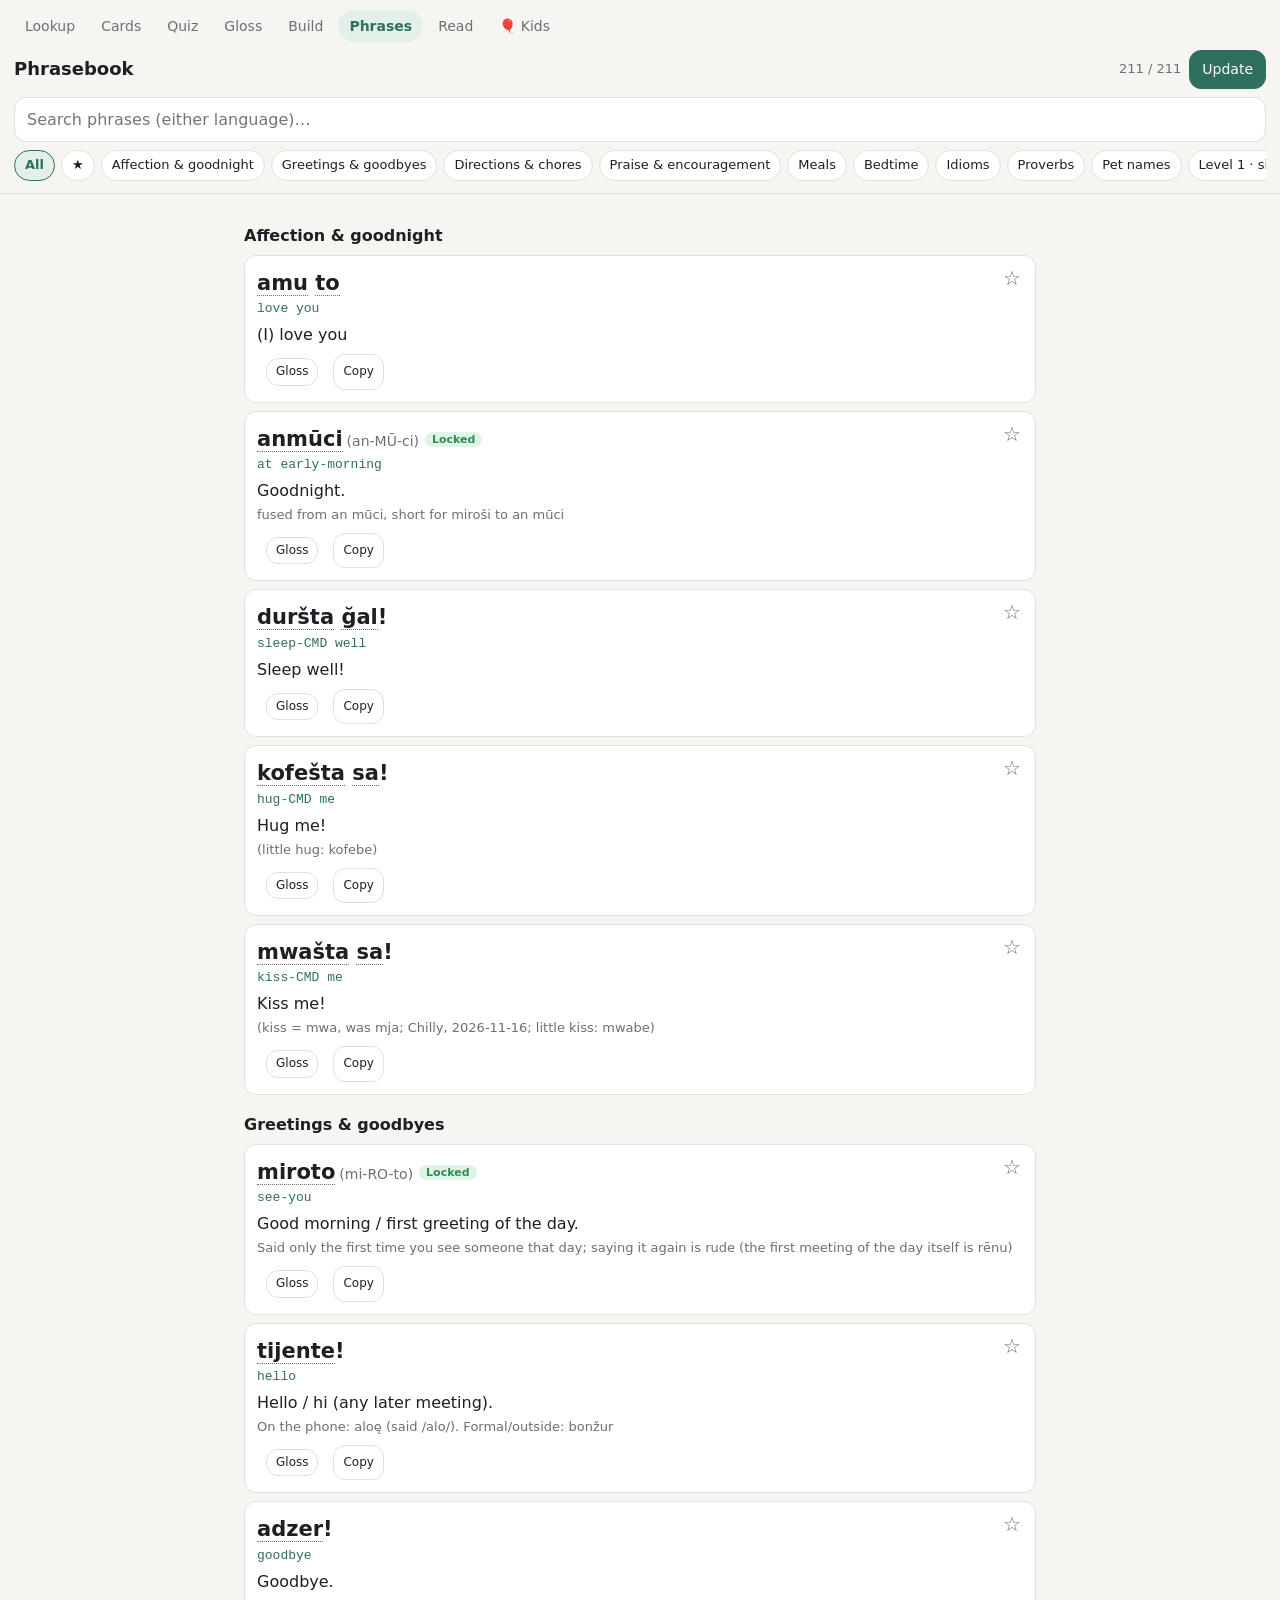
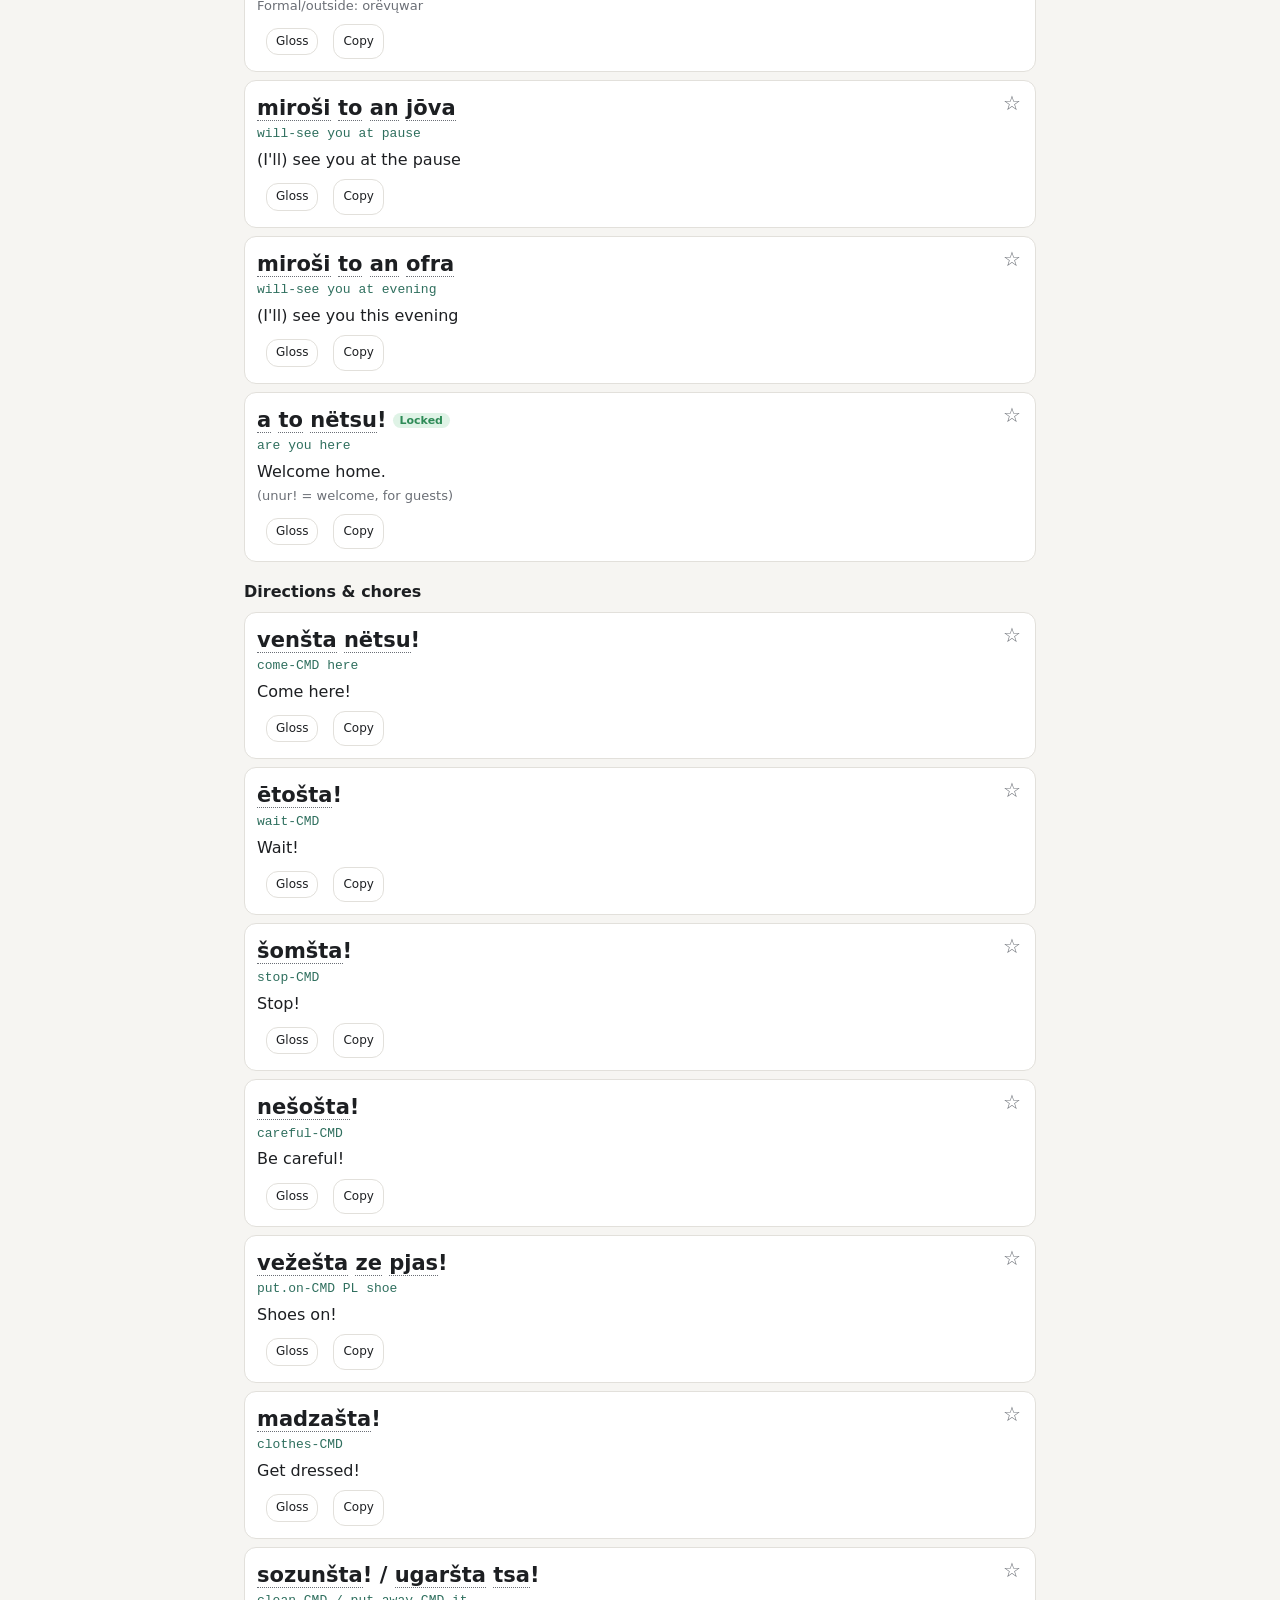
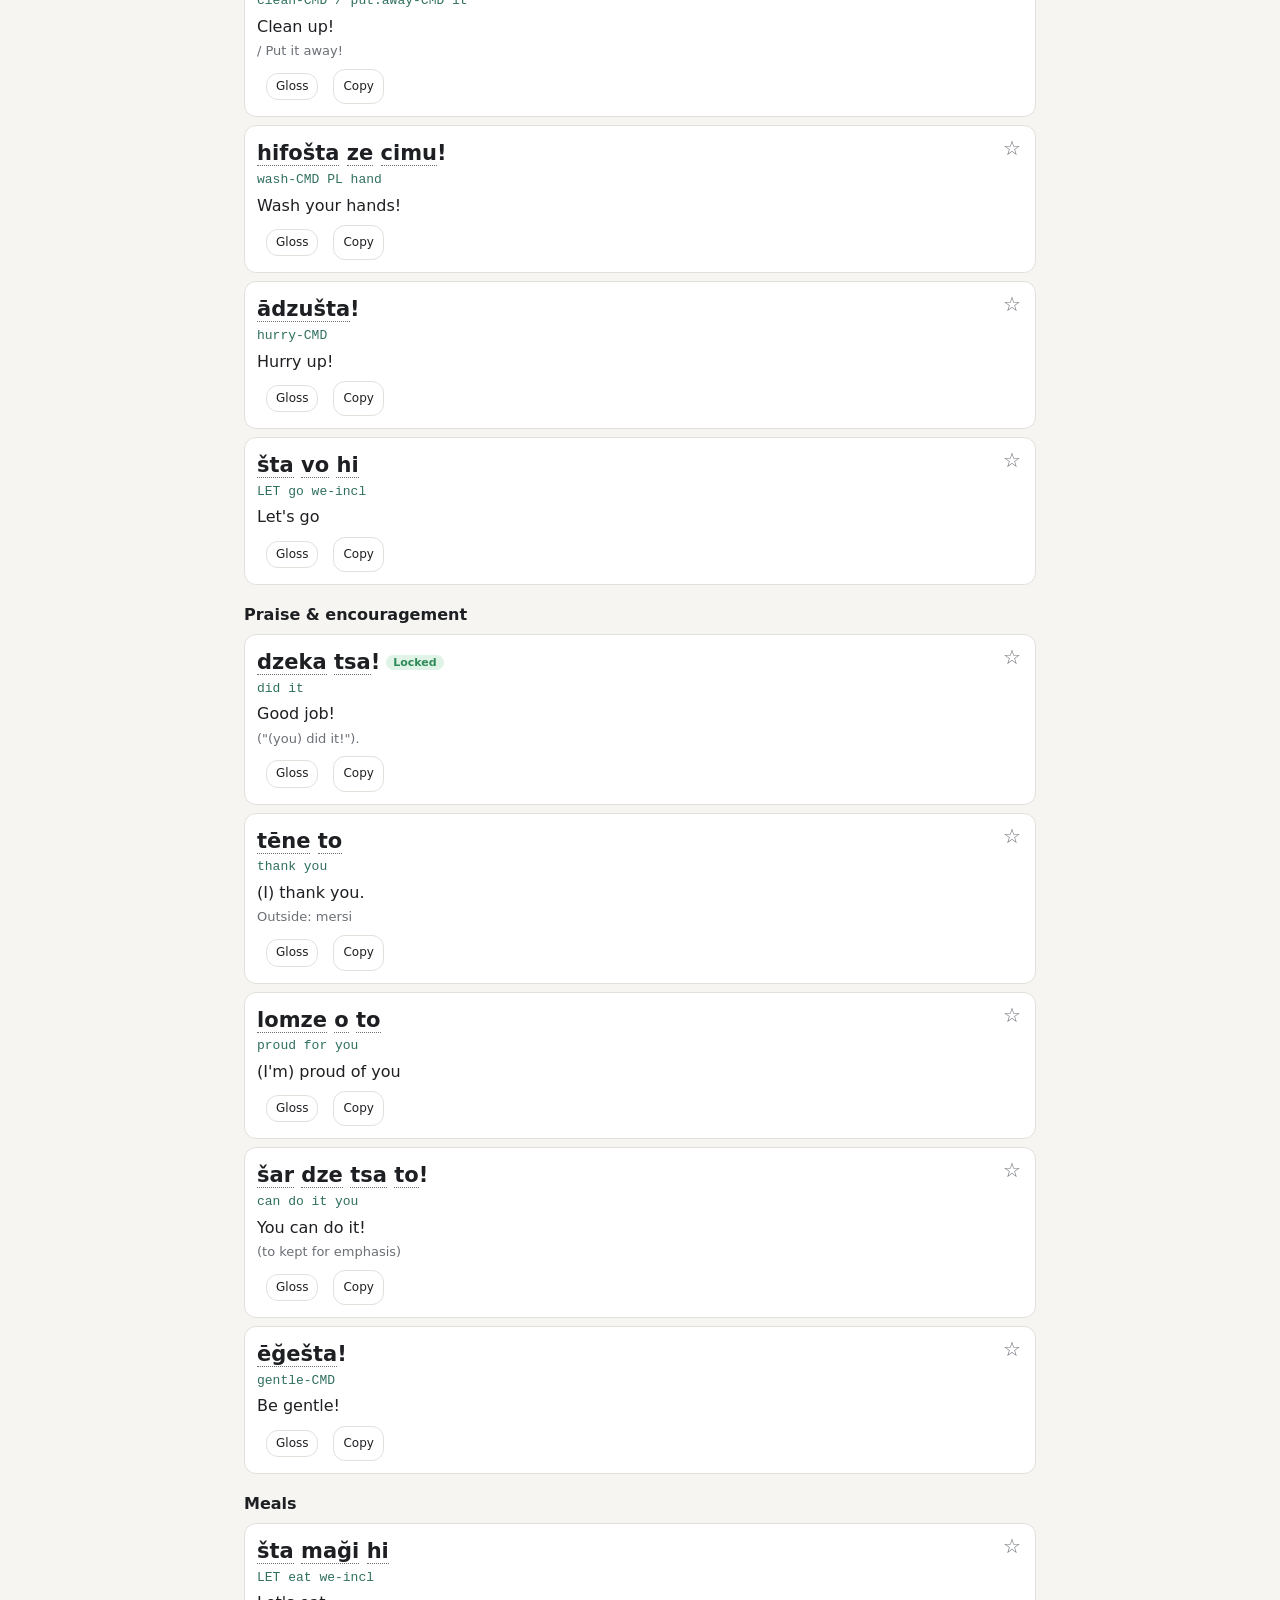
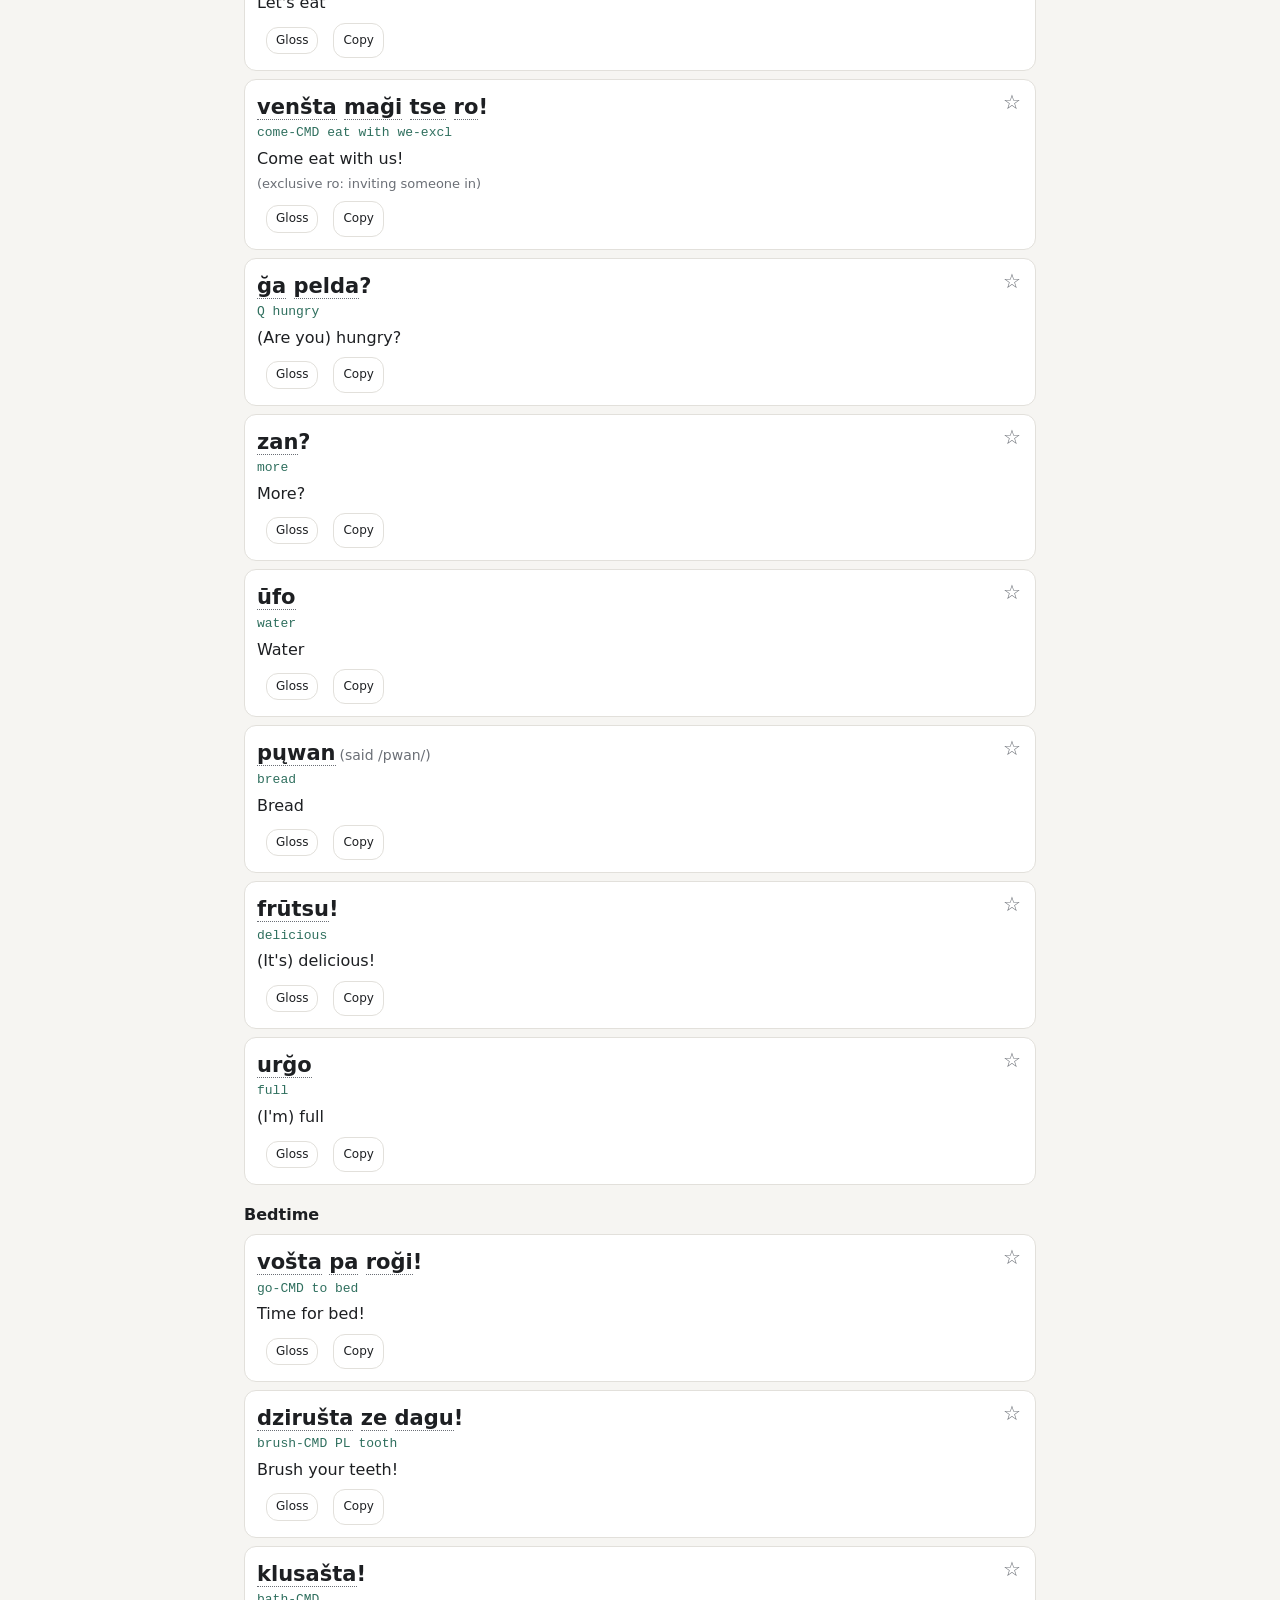
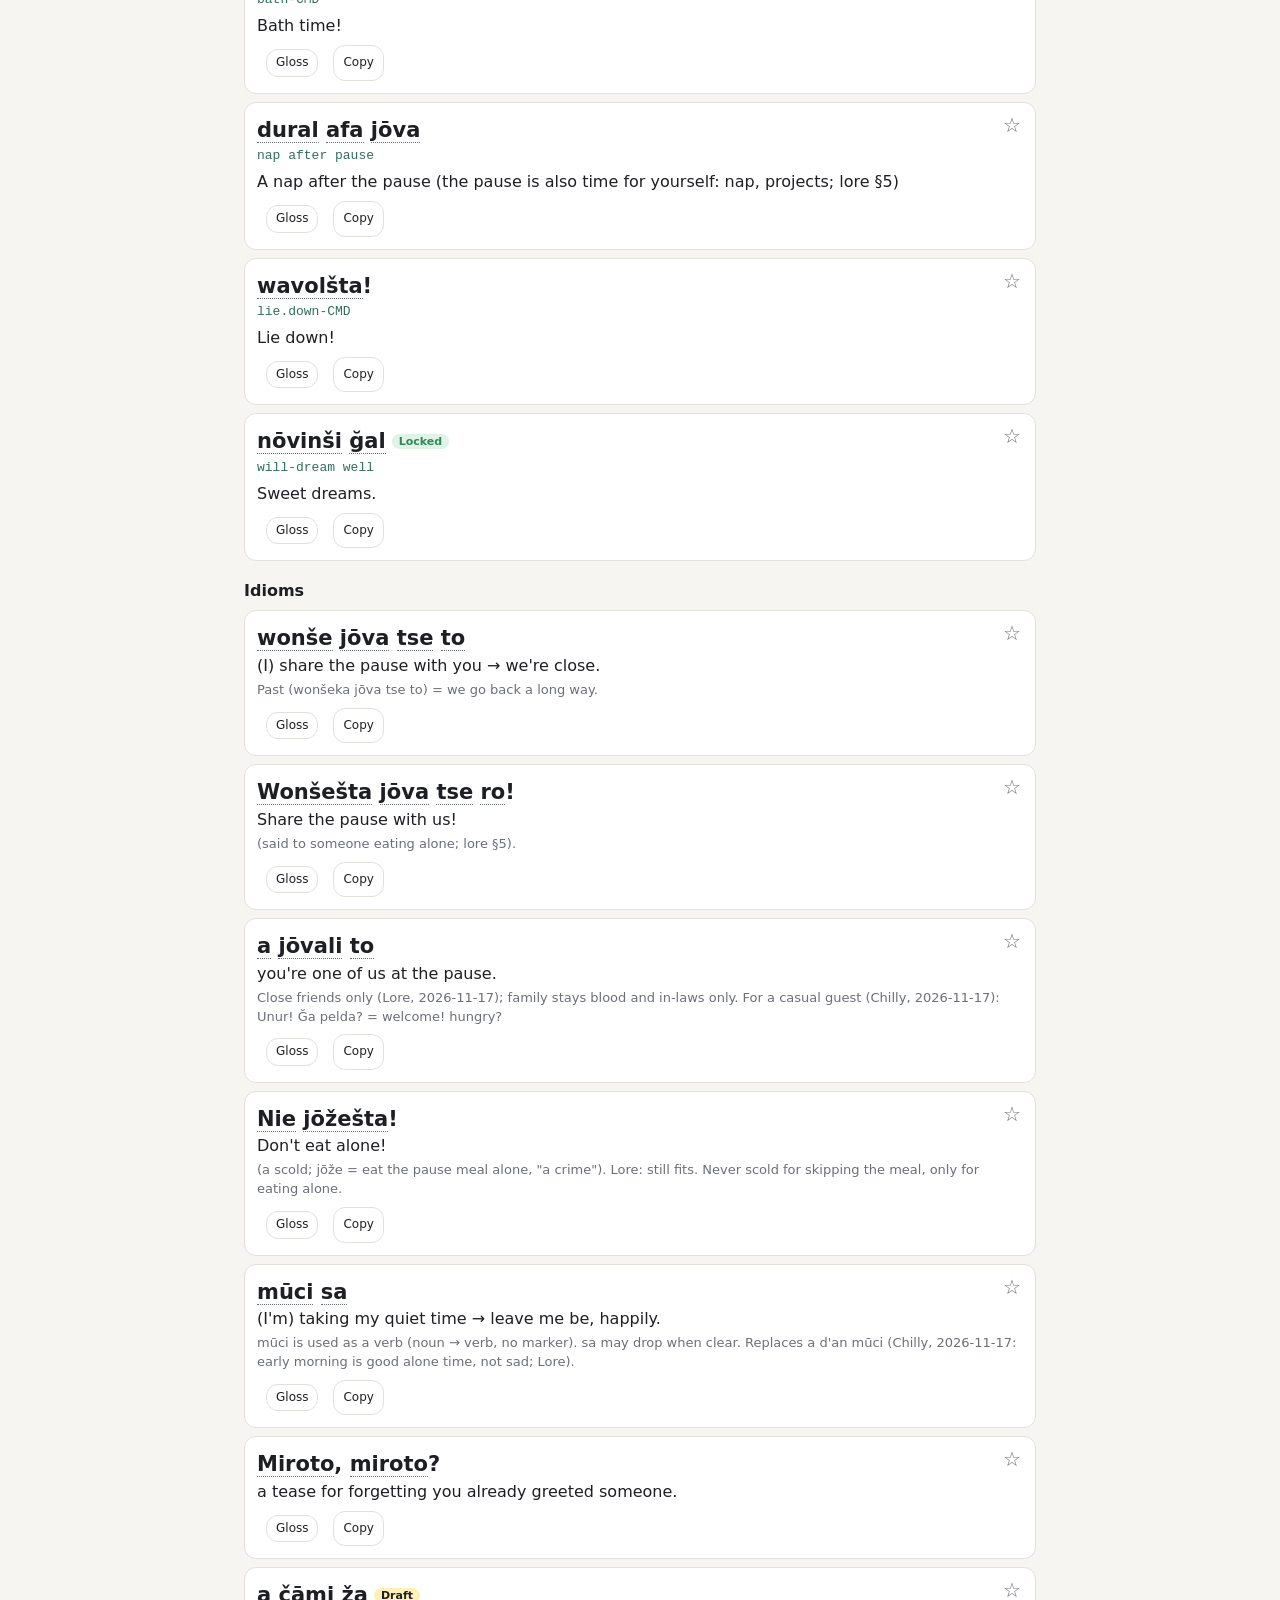
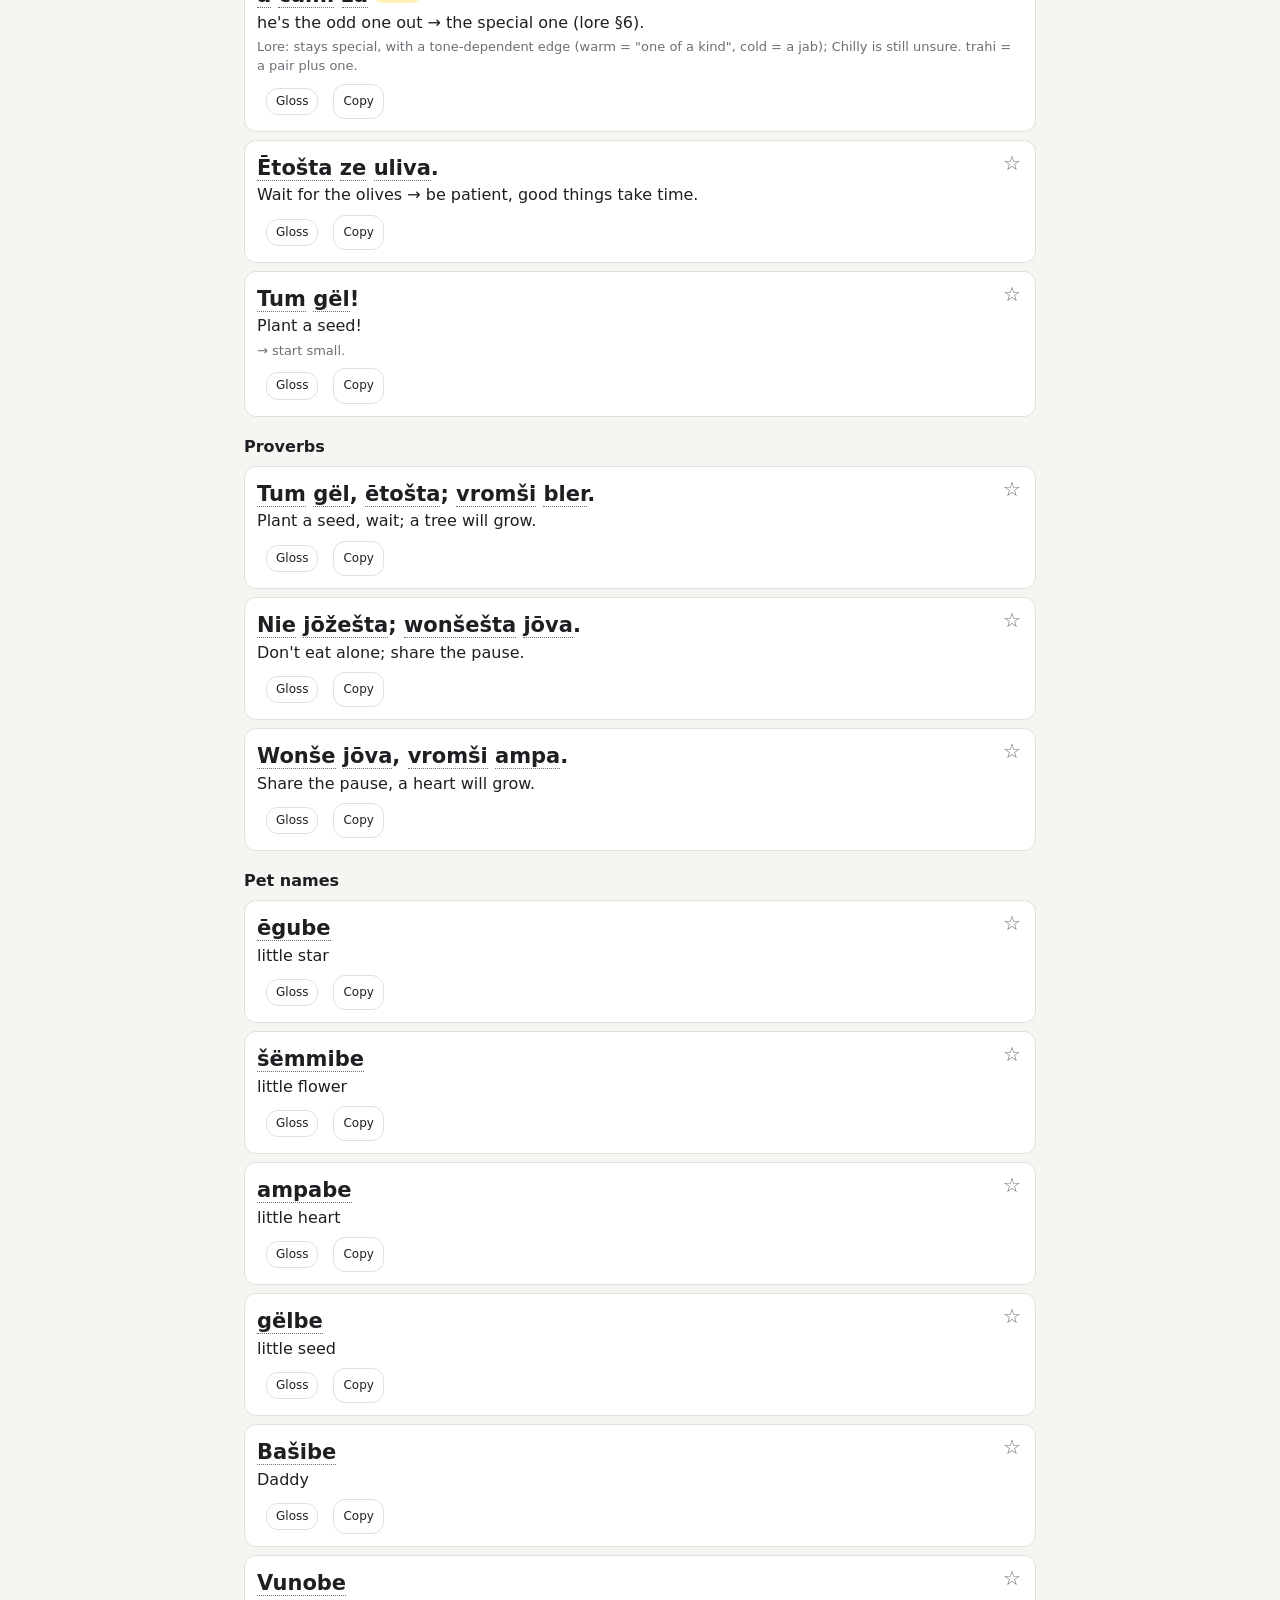
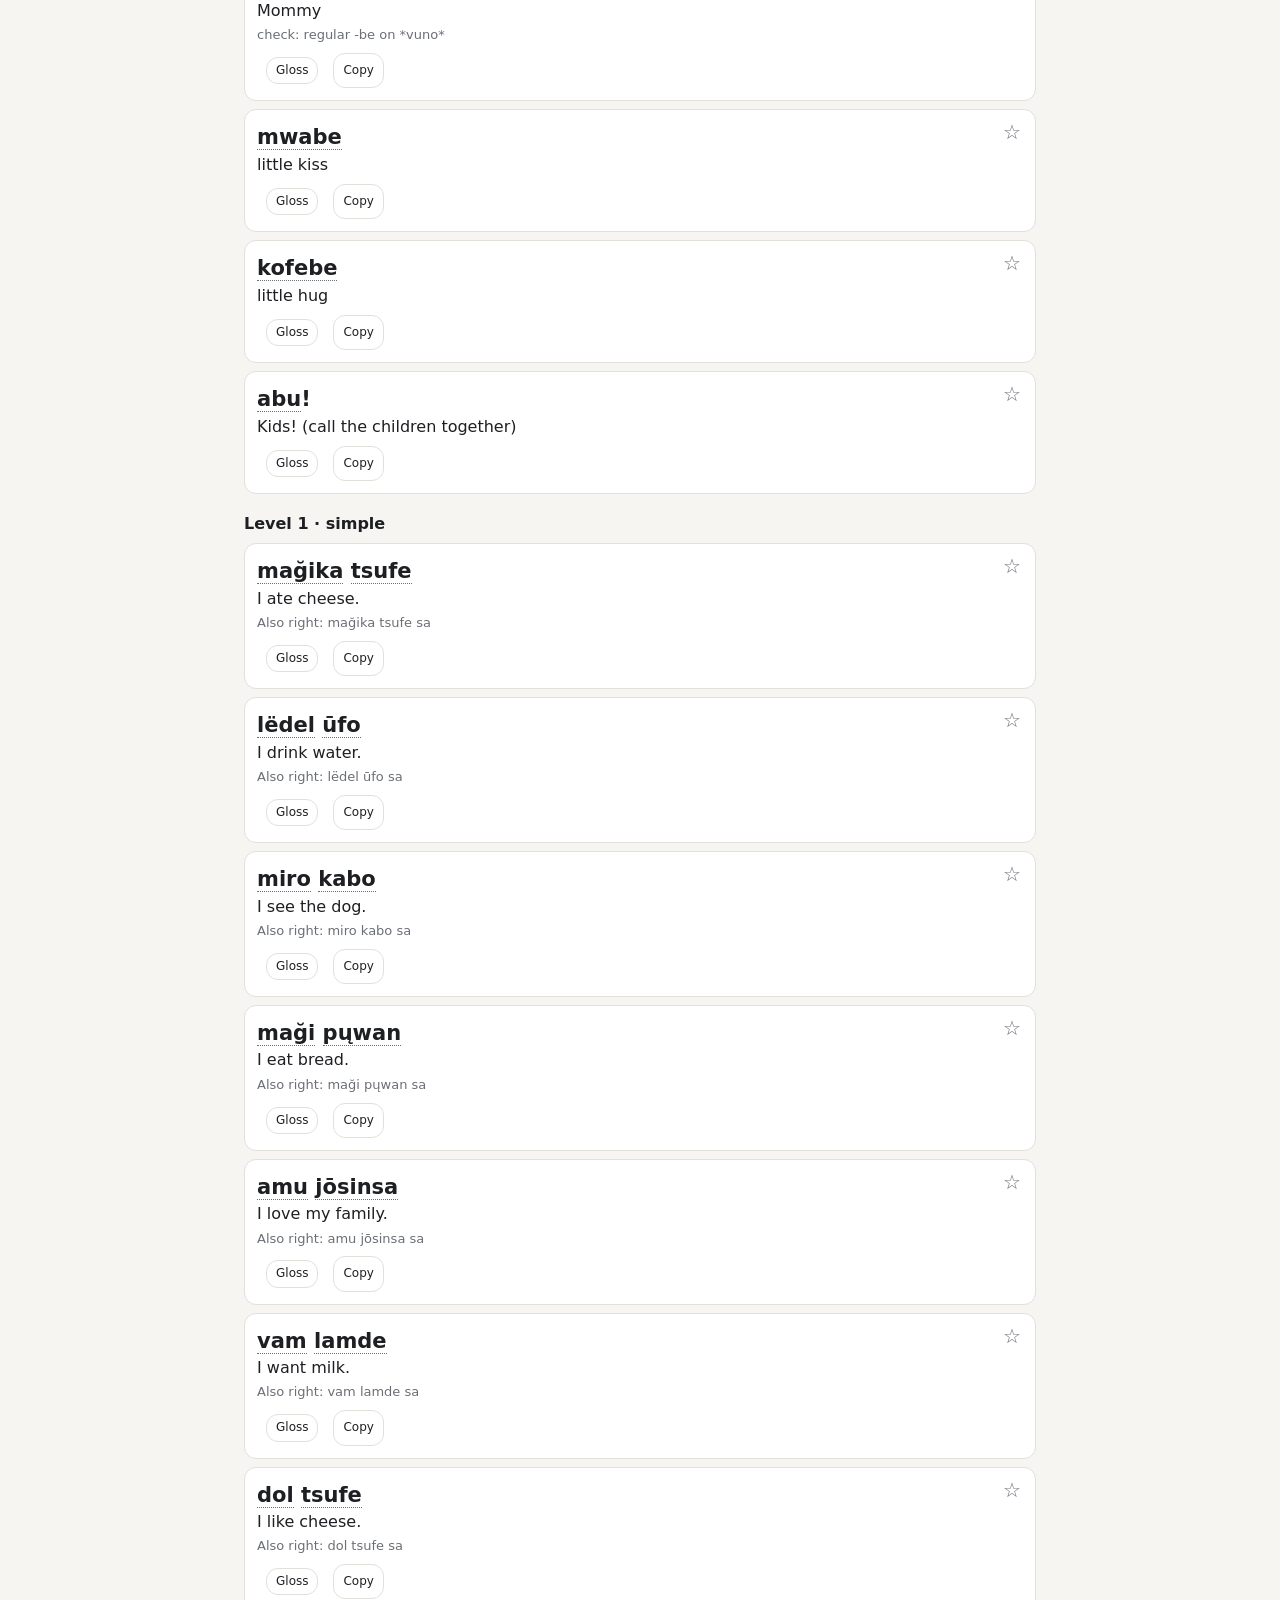
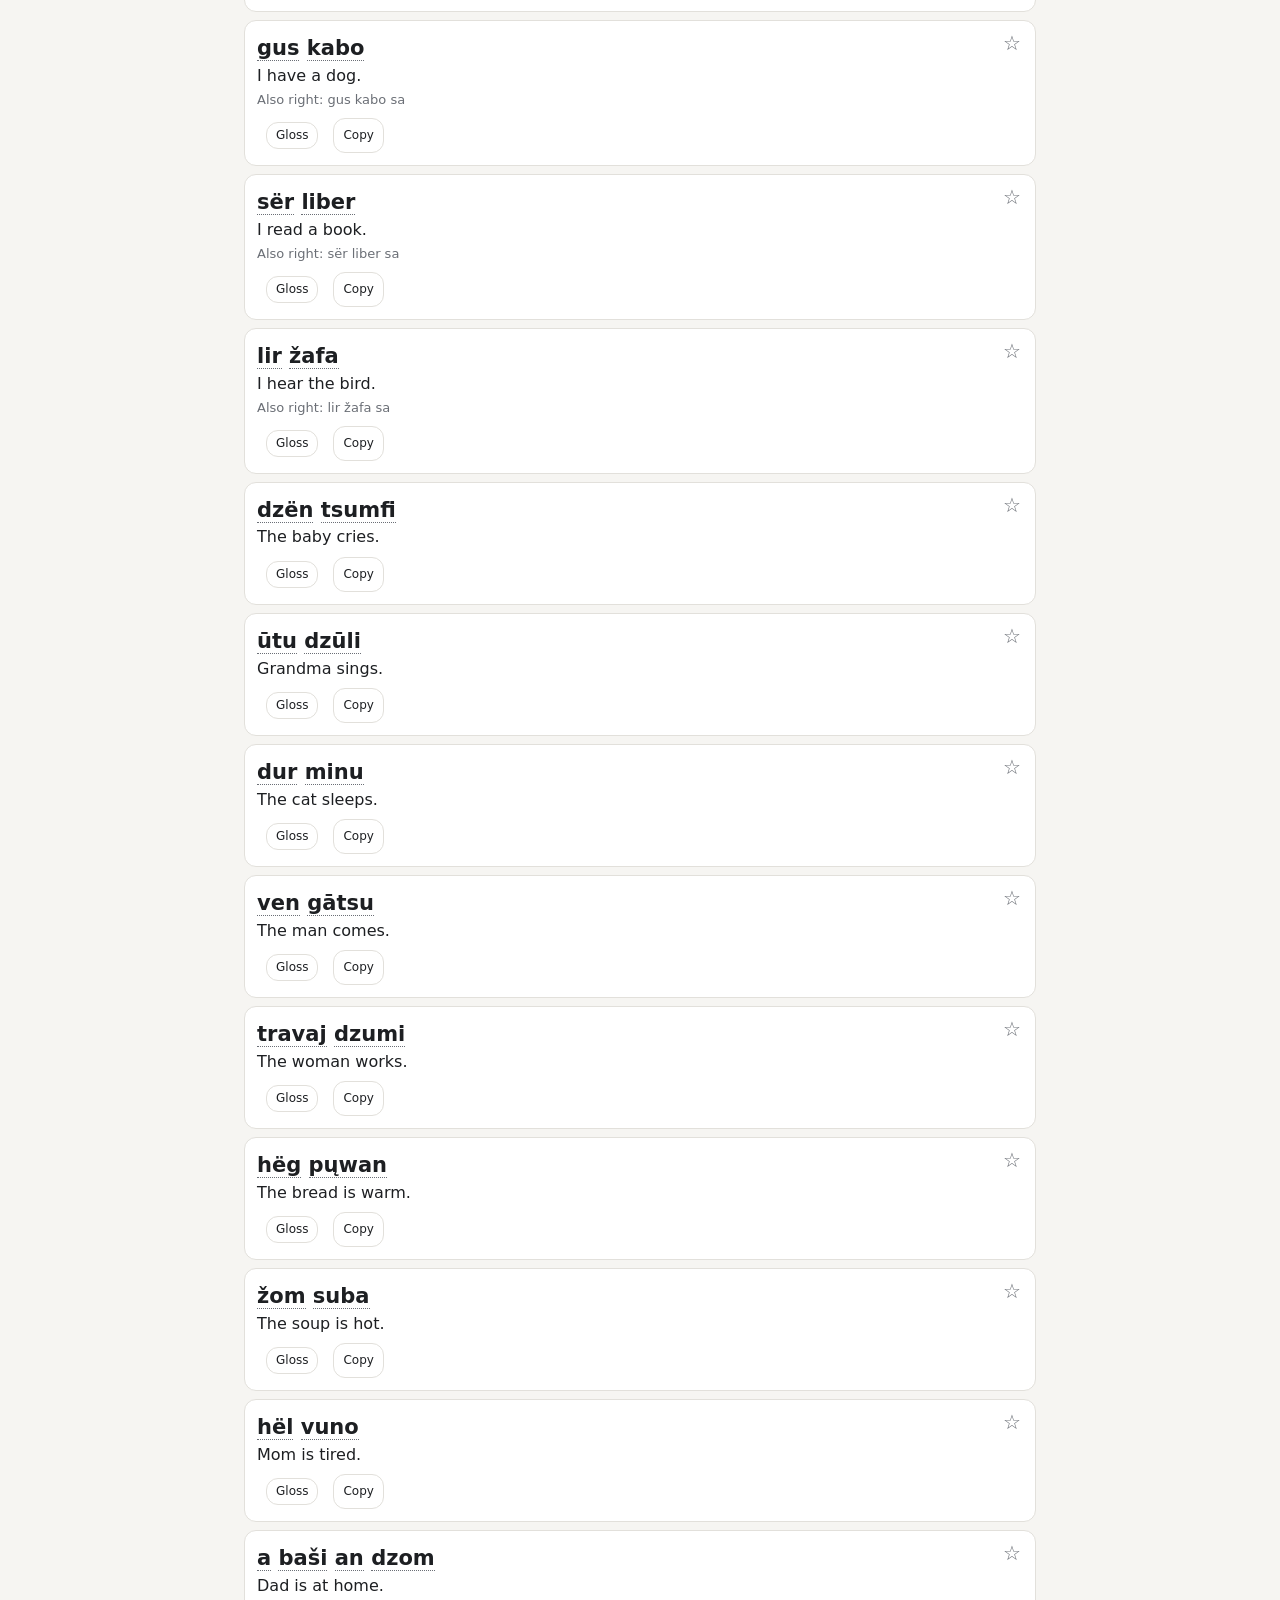
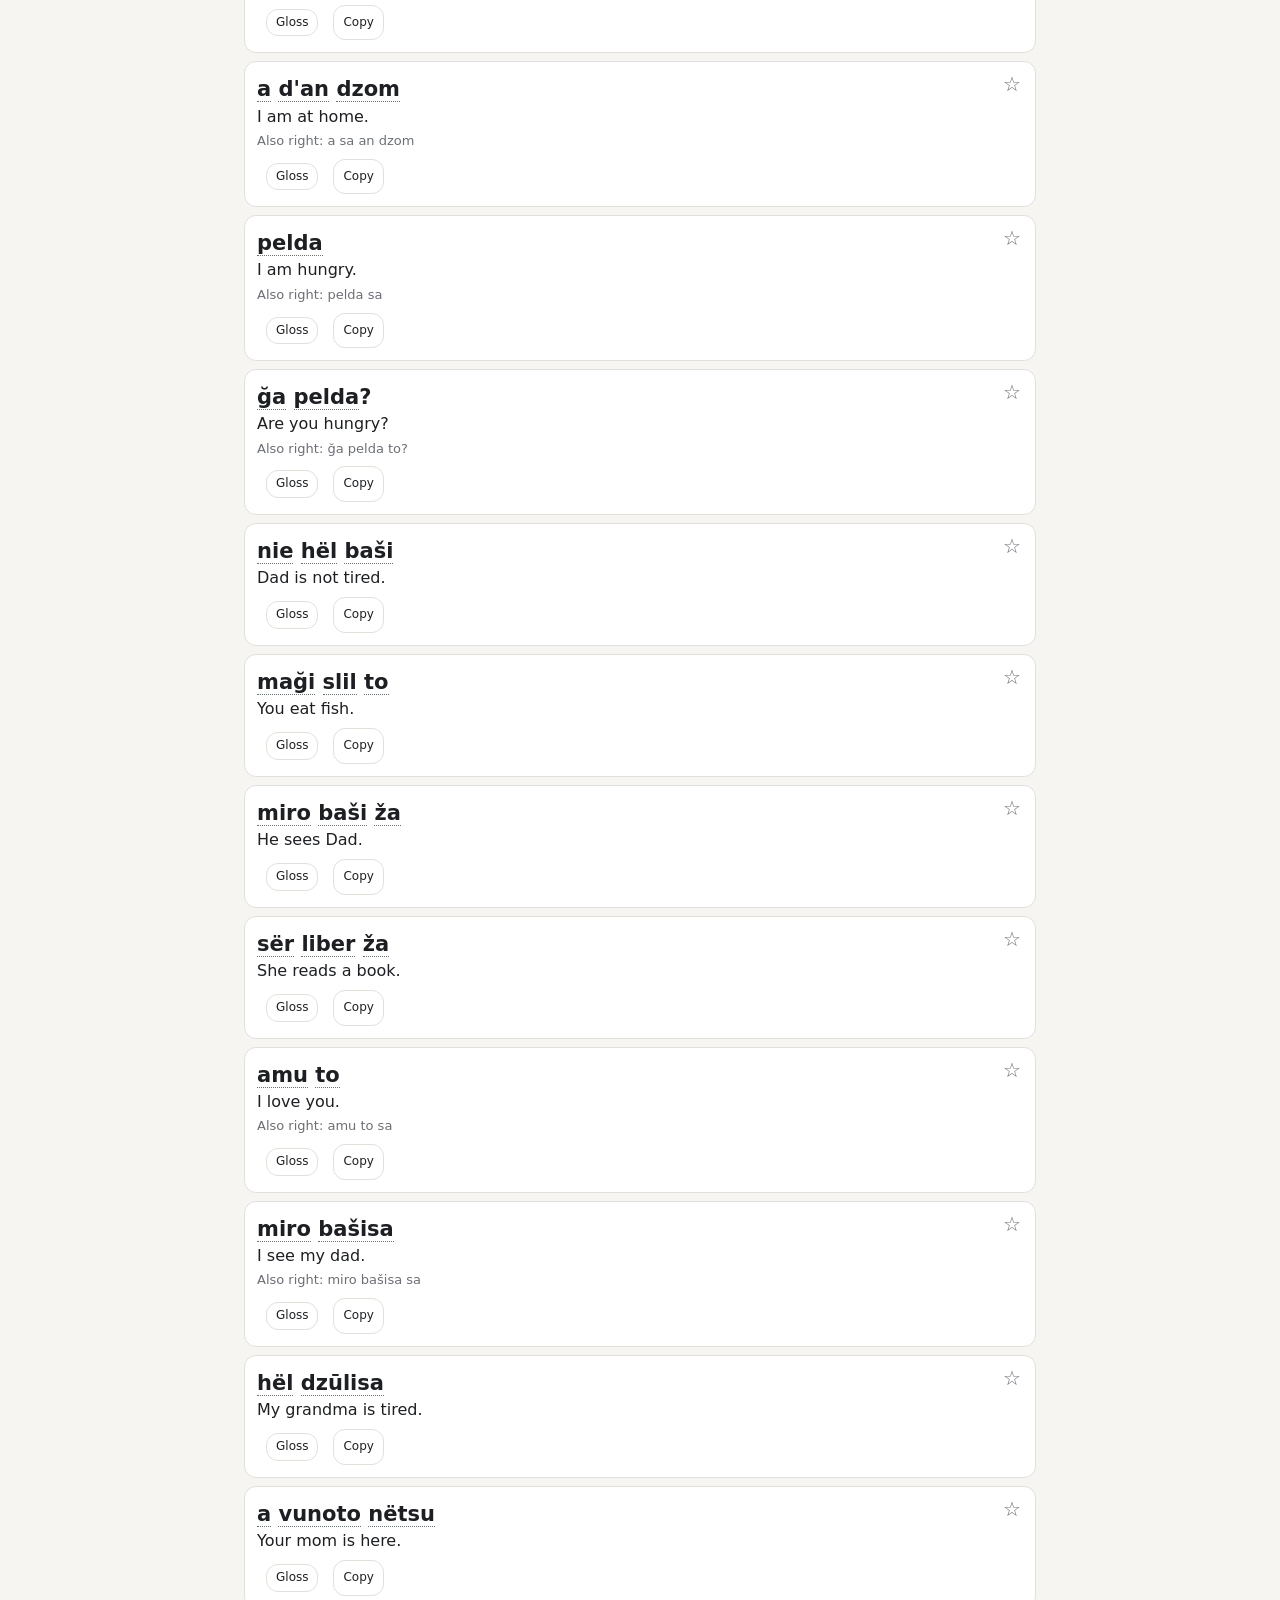
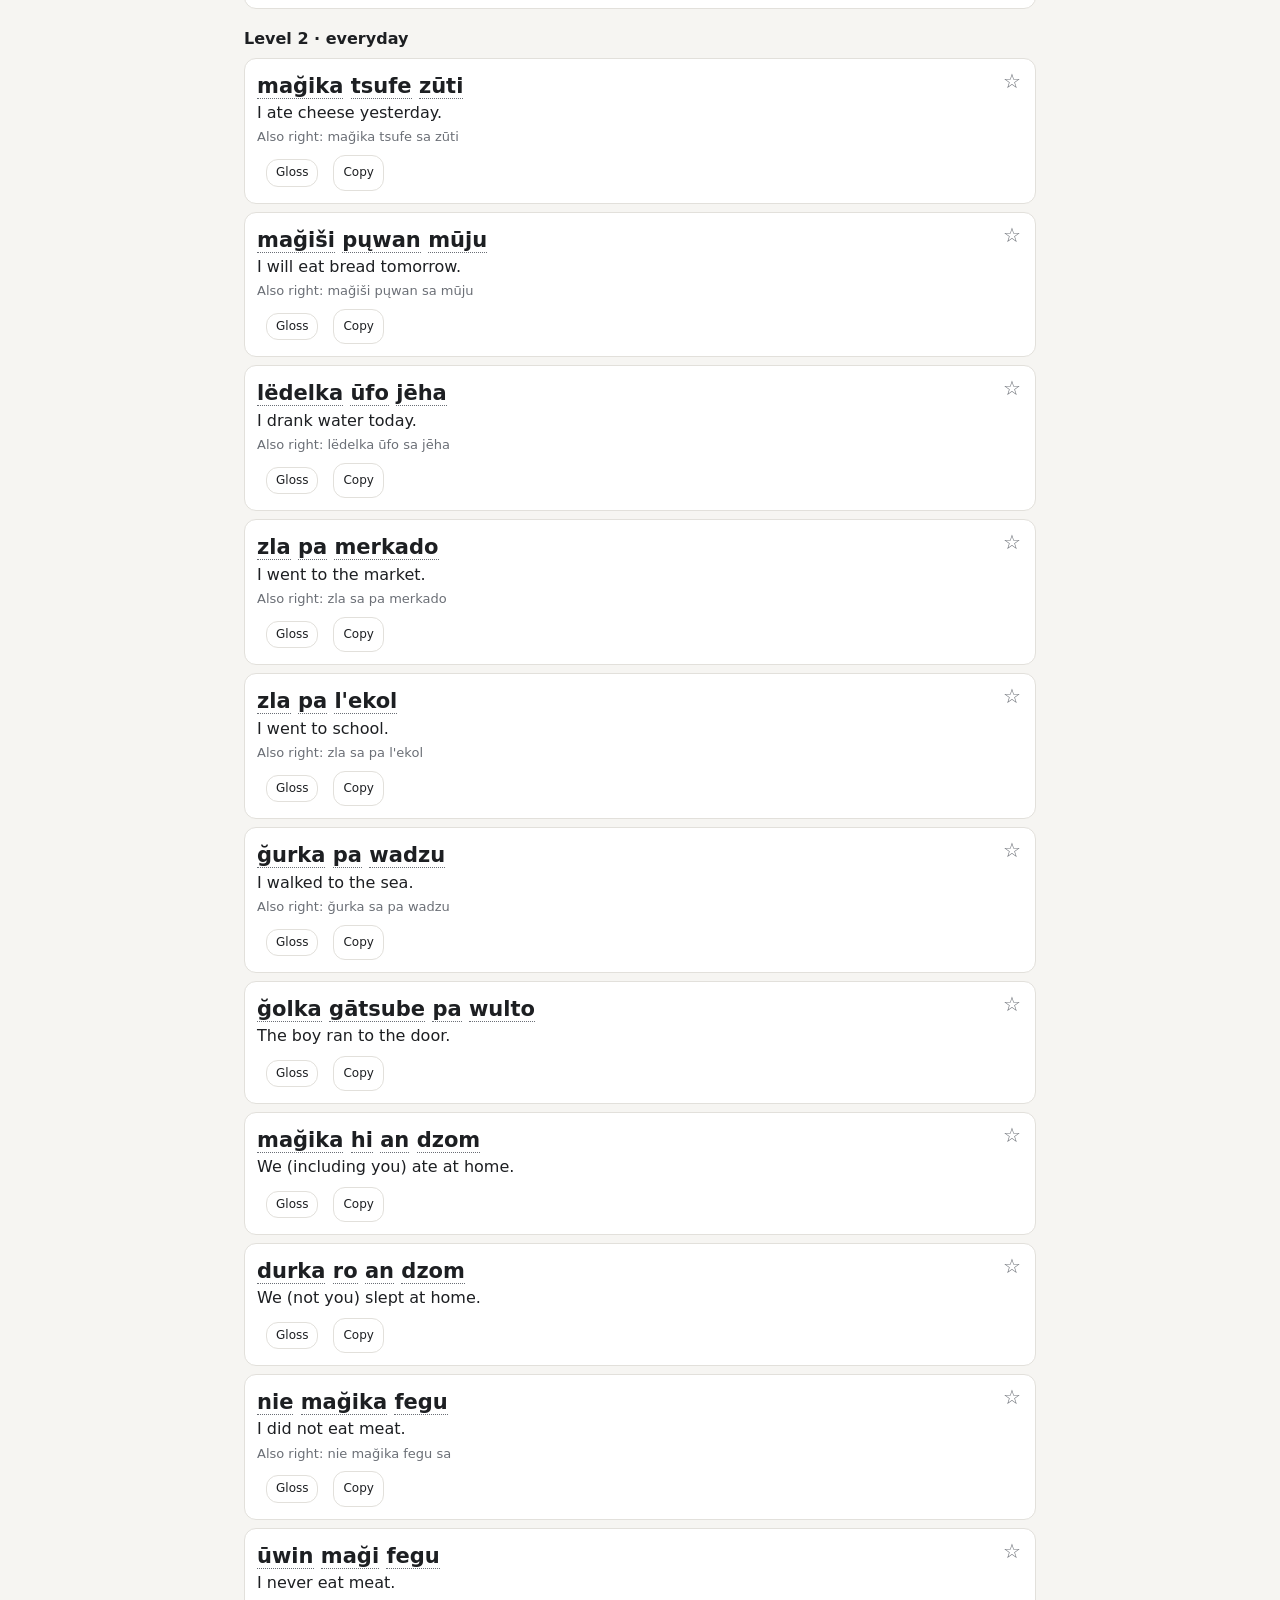
<file: phrasebook.html>
<!DOCTYPE html>
<html lang="en">
<head>
<meta charset="utf-8">
<meta name="viewport" content="width=device-width, initial-scale=1, viewport-fit=cover">
<title>Phrasebook</title>
<link rel="stylesheet" href="core.css">
<style>
  .ph { font-size: 21px; font-weight: 700; }
  .ph .tw { cursor: pointer; border-bottom: 1px dotted var(--muted); }
  .say { color: var(--muted); font-size: 14px; font-weight: 400; margin-left: 4px; }
  .wbw { font-family: ui-monospace, monospace; font-size: 13px; color: var(--accent); margin: 2px 0 4px; }
  .mean { font-size: 16px; }
  .note { font-size: 13px; color: var(--muted); margin-top: 4px; }
  .badge { font-size: 11px; border-radius: 999px; padding: 1px 7px; margin-left: 6px; vertical-align: middle; }
  .badge.Locked { background: var(--good-soft); color: var(--good); }
  .badge.Draft { background: var(--hl); color: var(--ink); }
  .cats { display: flex; gap: 6px; overflow-x: auto; scrollbar-width: none; padding-bottom: 4px; }
  .cats::-webkit-scrollbar { display: none; }
  .cats button { white-space: nowrap; }
  .ph-head { display: grid; grid-template-columns: 1fr auto; gap: 6px; align-items: start; }
  .star { border: 0; background: none; padding: 0 2px; font-size: 20px; color: var(--muted); line-height: 1; }
  .star.on { color: #e0a400; }
  .acts { display: flex; gap: 6px; margin-top: 8px; }
  .acts a, .acts button { font-size: 12px; padding: 4px 9px; }
</style>
</head>
<body>
<header class="top">
  <div class="row" style="margin-bottom:8px">
    <h1 class="grow">Phrasebook</h1>
    <span class="muted" id="count"></span>
    <button id="imp" class="primary">Update</button>
  </div>
  <input id="q" type="search" placeholder="Search phrases (either language)…" style="width:100%; margin-bottom:8px" autocomplete="off">
  <div class="cats" id="cats"></div>
</header>
<main id="list"></main>

<script src="core.js"></script>
<script src="phrases.js"></script>
<script src="sentences.js"></script>
<script>
(() => {
  const { $, esc, store, fold, toast } = WL;
  const KEY = 'wl.phrasebook.md', STAR = 'wl.phrasebook.stars';

  const { DEFAULT_MD, parse } = PHRASES;

  let md = store.get(KEY, null) || DEFAULT_MD;
  const sentences = () => window.SENTENCES ? SENTENCES.load() : [];
  let items = [...parse(md), ...sentences()], cat = 'All', stars = new Set(store.get(STAR, []));
  const rebuild = () => { items = [...parse(md), ...sentences()]; renderCats(); render(); };
  if (window.SENTENCES) SENTENCES.refresh().then(rebuild);

  function renderCats() {
    const cats = ['All', '★', ...new Set(items.map(i => i.cat))];
    $('#cats').innerHTML = cats.map(c => `<button class="chip" aria-pressed="${c === cat}" data-c="${esc(c)}">${esc(c)}</button>`).join('');
    $('#cats').querySelectorAll('button').forEach(b => b.onclick = () => { cat = b.dataset.c; renderCats(); render(); });
  }
  function render() {
    const q = fold($('#q').value.trim());
    const list = items.filter(i => (cat === 'All' || (cat === '★' ? stars.has(i.phrase) : i.cat === cat)) &&
      (!q || fold([i.phrase, i.wbw, i.meaning, i.note].join(' ')).includes(q)));
    $('#count').textContent = `${list.length} / ${items.length}`;
    let lastCat = '';
    $('#list').innerHTML = list.map(i => {
      const head = cat === 'All' && i.cat !== lastCat ? `<h2>${esc(i.cat)}</h2>` : '';
      lastCat = i.cat;
      return head + `<div class="card">
        <div class="ph-head"><div class="ph">${WL.tappable(i.phrase)}${i.say ? `<span class="say">(${esc(i.say)})</span>` : ''}${i.tag ? `<span class="badge ${i.tag}">${i.tag}</span>` : ''}</div>
          <button class="star ${stars.has(i.phrase) ? 'on' : ''}" data-p="${esc(i.phrase)}">${stars.has(i.phrase) ? '★' : '☆'}</button></div>
        ${i.wbw ? `<div class="wbw">${esc(i.wbw)}</div>` : ''}
        <div class="mean">${esc(i.meaning)}</div>
        ${i.note ? `<div class="note">${esc(i.note)}</div>` : ''}
        <div class="acts"><a href="glosser.html?t=${encodeURIComponent(i.phrase)}"><button>Gloss</button></a>
          <button data-copy="${esc(i.phrase)}">Copy</button></div></div>`;
    }).join('') || '<div class="empty-state">No phrases match.</div>';
  }
  $('#list').addEventListener('click', e => {
    const tw = e.target.closest('.tw');
    if (tw) { if (!WL.words().length) return toast('Import the word list to see word details'); return WL.wordSheet(tw.dataset.w); }
    const st = e.target.closest('.star');
    if (st) { const p = st.dataset.p; stars.has(p) ? stars.delete(p) : stars.add(p); store.set(STAR, [...stars]); render(); return; }
    const cp = e.target.closest('[data-copy]');
    if (cp) navigator.clipboard?.writeText(cp.dataset.copy).then(() => toast('Copied'), () => toast('Copy not allowed here'));
  });
  $('#q').addEventListener('input', render);
  $('#imp').onclick = () => WL.importDialog({
    title: 'Update phrasebook', modes: false, accept: '.md,.txt',
    help: 'Load the latest <code>canon/phrasebook.md</code>, or a sentence sheet like <code>sentences.txt</code> (<code>English | Jotsom | also accepted | level</code>). Both feed the Quiz too. <a href="#" id="resetPB">Go back to the built-in copies</a>.',
    onText(t) {
      if (window.SENTENCES && SENTENCES.isSheet(t)) {
        const n = SENTENCES.setCustom(t); rebuild(); toast(`Loaded ${n} sentences`); return;
      }
      const p = parse(t); if (!p.length) { toast('No phrases or sentences found in that file'); return false; }
      md = t; store.set(KEY, md); rebuild(); toast(`Loaded ${p.length} phrases`); }
  });
  document.addEventListener('click', e => { if (e.target.id === 'resetPB') { e.preventDefault(); store.set(KEY, null); md = DEFAULT_MD; if (window.SENTENCES) SENTENCES.clearCustom(); rebuild(); toast('Back to built-in phrases and sentences'); } });
  renderCats(); render();
})();
</script>
</body>
</html>
</file>
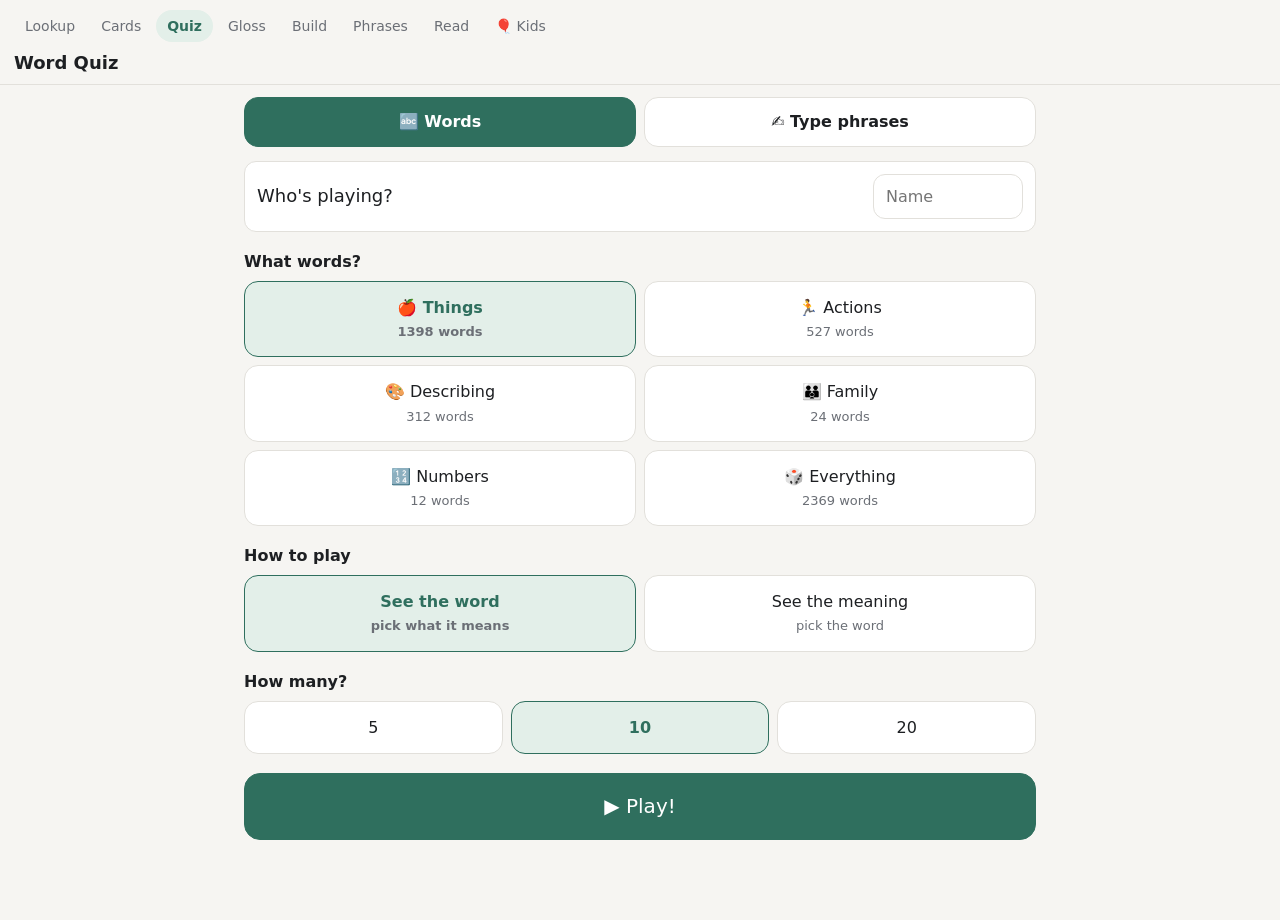
<file: quiz.html>
<!DOCTYPE html>
<html lang="en">
<head>
<meta charset="utf-8">
<meta name="viewport" content="width=device-width, initial-scale=1, viewport-fit=cover">
<title>Word Quiz</title>
<link rel="stylesheet" href="core.css">
<style>
  .q { text-align: center; padding: 26px 12px; }
  .q .prompt { font-size: 40px; font-weight: 800; line-height: 1.15; word-break: break-word; }
  .q .prompt.eng { font-size: 30px; }
  .choices { display: grid; grid-template-columns: 1fr 1fr; gap: 10px; }
  .choices button { min-height: 86px; font-size: 21px; font-weight: 700; border-width: 2px; border-radius: 16px; padding: 10px; }
  .choices button.right { background: var(--good-soft); border-color: var(--good); color: var(--good); }
  .choices button.wrong { background: var(--bad-soft); border-color: var(--bad); color: var(--bad); }
  .hud { display: flex; justify-content: space-between; align-items: center; font-size: 18px; margin-bottom: 8px; }
  .hud .streak { font-weight: 700; }
  .dots { display: flex; gap: 4px; justify-content: center; margin: 6px 0 12px; }
  .dots i { width: 10px; height: 10px; border-radius: 50%; background: var(--line); }
  .dots i.ok { background: var(--good); } .dots i.no { background: var(--bad); } .dots i.now { outline: 2px solid var(--accent); }
  .cheer { text-align: center; font-size: 28px; min-height: 40px; margin-top: 10px; }
  .pick { display: grid; grid-template-columns: 1fr 1fr; gap: 8px; }
  .pick button { padding: 14px 8px; font-size: 16px; border-radius: 14px; }
  .pick button[aria-pressed=true] { background: var(--accent-soft); border-color: var(--accent); color: var(--accent); font-weight: 700; }
  .end { text-align: center; padding: 30px 10px; }
  .end .stars { font-size: 48px; letter-spacing: 6px; }
  .end .score { font-size: 44px; font-weight: 800; }
  @keyframes pop { 0% { transform: scale(.6); opacity: 0 } 60% { transform: scale(1.2) } 100% { transform: scale(1); opacity: 1 } }
  .pop { animation: pop .35s ease-out; display: inline-block; }

  /* phrase typing */
  .ptabs { display: grid; grid-template-columns: 1fr 1fr; gap: 8px; margin-bottom: 14px; }
  .ptabs button { padding: 12px; font-size: 16px; font-weight: 700; border-radius: 14px; }
  .ptabs button[aria-pressed=true] { background: var(--accent); color: #fff; border-color: var(--accent); }
  .pq { padding: 18px 14px; }
  .pq .cat { font-size: 12px; color: var(--muted); text-transform: uppercase; letter-spacing: .5px; }
  .pq .en { font-size: 24px; font-weight: 700; margin: 6px 0 2px; }
  .pq .note { font-size: 13px; color: var(--muted); }
  #typed { width: 100%; font-size: 22px; padding: 14px; border-radius: 14px; border-width: 2px; }
  #typed.ok { border-color: var(--good); background: var(--good-soft); }
  #typed.near { border-color: #e0a400; }
  #typed.bad { border-color: var(--bad); background: var(--bad-soft); }
  .keys { display: flex; flex-wrap: wrap; gap: 5px; margin: 8px 0; }
  .keys button { min-width: 38px; padding: 8px 6px; font-size: 18px; border-radius: 10px; }
  .hintbox { display: flex; flex-wrap: wrap; gap: 6px; margin: 8px 0; }
  .hintbox span { background: var(--accent-soft); color: var(--accent); border-radius: 10px; padding: 5px 10px; font-size: 17px; font-weight: 600; }
  .verdict { border-radius: 14px; padding: 12px 14px; margin-top: 10px; }
  .verdict.ok { background: var(--good-soft); } .verdict.near { background: #fff3c4; } .verdict.bad { background: var(--bad-soft); }
  @media (prefers-color-scheme: dark) { .verdict.near { background: #3d3412; } }
  .verdict .ans { font-size: 22px; font-weight: 800; margin: 4px 0; }
  .wd { display: inline-block; margin-right: 6px; }
  .wd.ok { color: var(--good); } .wd.typo { color: #c48a00; text-decoration: underline dotted; } .wd.bad { color: var(--bad); text-decoration: line-through; }
  .wd.miss { color: var(--bad); font-weight: 800; }
  .wbw2 { font-family: ui-monospace, monospace; font-size: 13px; color: var(--accent); }
  .plist { font-size: 14px; }
  .plist div { padding: 4px 0; border-bottom: 1px solid var(--line); }
</style>
</head>
<body>
<header class="top"><div class="row"><h1 class="grow">Word Quiz</h1></div></header>
<main id="app"></main>

<script src="core.js"></script>
<script src="phrases.js"></script>
<script src="sentences.js"></script>
<script>
(() => {
  const { $, esc, store, toast } = WL;
  const CKEY = 'wl.quiz.cfg', BKEY = 'wl.quiz.best';
  let cfg = store.get(CKEY, { player: '', mode: 'w2m', group: 'things', len: 10 });
  let best = store.get(BKEY, {});
  let round = null;
  const CHEERS = ['🎉 Yes!', '⭐ Great!', '👏 Nice!', '🌟 Super!', '💪 You got it!', '🙌 Wow!'];
  const OOPS = ['Almost!', 'Nice try!', 'Next one!'];

  // Kid-friendly groups by part of speech
  const GROUPS = {
    things: { label: '🍎 Things', test: p => /^noun/.test(p) },
    actions: { label: '🏃 Actions', test: p => p === 'verb' },
    describe: { label: '🎨 Describing', test: p => /adjective/.test(p) },
    family: { label: '👪 Family', test: p => /family/.test(p) },
    numbers: { label: '🔢 Numbers', test: p => p === 'number' },
    all: { label: '🎲 Everything', test: p => p && !/^(ending|prefix|particle|preposition)$/.test(p) },
  };
  const clean = m => m.replace(/\s*\(.*?\)\s*/g, ' ').replace(/^to /, '').split(/[;,]/)[0].trim();
  const poolFor = g => WL.defined().filter(w => GROUPS[g].test(w.pos.toLowerCase()) && clean(w.meaning) && w.word.length < 14);
  const shuffle = a => { for (let i = a.length - 1; i > 0; i--) { const j = Math.floor(Math.random() * (i + 1)); [a[i], a[j]] = [a[j], a[i]]; } return a; };

  function setup() {
    inPhrase = false;
    if (!WL.words().length) { $('#app').innerHTML = `<div class="ptabs"><button aria-pressed="true">🔤 Words</button><button id="toPhr">✍️ Type phrases</button></div>` + WL.noWordsHTML(); $('#toPhr').onclick = phraseSetup; return; }
    const groups = Object.entries(GROUPS).map(([k, g]) => [k, g, poolFor(k).length]).filter(([, , n]) => n >= 4);
    if (!groups.find(([k]) => k === cfg.group)) cfg.group = groups[0]?.[0] || 'all';
    const bestKey = `${cfg.player || 'anyone'}|${cfg.group}|${cfg.mode}`;
    $('#app').innerHTML = `
      <div class="ptabs"><button aria-pressed="true">🔤 Words</button><button id="toPhr">✍️ Type phrases</button></div>
      <div class="card"><div class="row"><span class="grow" style="font-size:18px">Who's playing?</span>
        <input id="player" type="text" placeholder="Name" value="${esc(cfg.player)}" style="width:150px"></div></div>
      <h2>What words?</h2>
      <div class="pick" id="groups">${groups.map(([k, g, n]) => `<button data-g="${k}" aria-pressed="${k === cfg.group}">${g.label}<br><small class="muted">${n} words</small></button>`).join('')}</div>
      <h2>How to play</h2>
      <div class="pick" id="modes">
        <button data-m="w2m" aria-pressed="${cfg.mode === 'w2m'}">See the word<br><small class="muted">pick what it means</small></button>
        <button data-m="m2w" aria-pressed="${cfg.mode === 'm2w'}">See the meaning<br><small class="muted">pick the word</small></button></div>
      <h2>How many?</h2>
      <div class="pick" id="lens" style="grid-template-columns:repeat(3,1fr)">
        ${[5, 10, 20].map(n => `<button data-n="${n}" aria-pressed="${cfg.len === n}">${n}</button>`).join('')}</div>
      <p class="muted" style="text-align:center">${best[bestKey] != null ? `Best score: ${best[bestKey]}` : ''}</p>
      <button class="primary" id="go" style="width:100%; padding:18px; font-size:20px; border-radius:16px; margin-top:6px">▶ Play!</button>`;
    const bind = (sel, attr, fn) => $(sel).querySelectorAll('button').forEach(b => b.onclick = () => { fn(b.dataset[attr]); store.set(CKEY, cfg); setup(); });
    bind('#groups', 'g', v => cfg.group = v);
    bind('#modes', 'm', v => cfg.mode = v);
    bind('#lens', 'n', v => cfg.len = +v);
    $('#player').onchange = e => { cfg.player = e.target.value.trim(); store.set(CKEY, cfg); setup(); };
    $('#go').onclick = start;
    $('#toPhr').onclick = phraseSetup;
  }

  function start() {
    if ($('#player')) { cfg.player = $('#player').value.trim(); store.set(CKEY, cfg); }
    const pool = poolFor(cfg.group);
    const picks = shuffle([...pool]).slice(0, Math.min(cfg.len, pool.length));
    round = { pool, qs: picks, i: 0, score: 0, streak: 0, bestStreak: 0, marks: [] };
    ask();
  }

  function choicesFor(w) {
    const pos = w.pos.toLowerCase();
    const same = round.pool.filter(x => x.id !== w.id && clean(x.meaning) !== clean(w.meaning) && x.word !== w.word);
    const near = shuffle(same.filter(x => x.pos.toLowerCase() === pos));
    const rest = shuffle(same.filter(x => x.pos.toLowerCase() !== pos));
    const seen = new Set([cfg.mode === 'w2m' ? clean(w.meaning) : w.word]);
    const out = [w];
    for (const x of [...near, ...rest]) {
      const k = cfg.mode === 'w2m' ? clean(x.meaning) : x.word;
      if (seen.has(k)) continue; seen.add(k); out.push(x);
      if (out.length === 4) break;
    }
    return shuffle(out);
  }

  function ask() {
    const r = round;
    if (r.i >= r.qs.length) return end();
    const w = r.qs[r.i], opts = choicesFor(w);
    const prompt = cfg.mode === 'w2m' ? esc(w.word) : esc(clean(w.meaning));
    $('#app').innerHTML = `
      <div class="hud"><span>${r.i + 1} / ${r.qs.length}</span><span class="streak">${r.streak >= 2 ? '🔥 ' + r.streak : ''}</span><span>⭐ ${r.score}</span></div>
      <div class="dots">${r.qs.map((_, i) => `<i class="${r.marks[i] === true ? 'ok' : r.marks[i] === false ? 'no' : i === r.i ? 'now' : ''}"></i>`).join('')}</div>
      <div class="card q"><div class="prompt ${cfg.mode === 'm2w' ? 'eng' : ''}">${prompt}</div></div>
      <div class="choices">${opts.map(o => `<button data-id="${esc(o.id)}">${esc(cfg.mode === 'w2m' ? clean(o.meaning) : o.word)}</button>`).join('')}</div>
      <div class="cheer" id="cheer"></div>
      <div class="row" style="justify-content:center; margin-top:8px"><button id="quit" class="chip">Stop</button></div>`;
    $('#quit').onclick = setup;
    $('#app').querySelectorAll('.choices button').forEach(b => b.onclick = () => answer(b, w));
  }

  function answer(btn, w) {
    const r = round, ok = btn.dataset.id === w.id;
    $('#app').querySelectorAll('.choices button').forEach(b => {
      b.disabled = true;
      if (b.dataset.id === w.id) b.classList.add('right');
    });
    if (!ok) btn.classList.add('wrong');
    r.marks[r.i] = ok;
    if (ok) { r.score++; r.streak++; r.bestStreak = Math.max(r.bestStreak, r.streak); }
    else r.streak = 0;
    const msg = ok ? CHEERS[Math.floor(Math.random() * CHEERS.length)]
      : `${OOPS[Math.floor(Math.random() * OOPS.length)]} <b>${esc(w.word)}</b> = ${esc(clean(w.meaning))}`;
    $('#cheer').innerHTML = `<span class="pop">${msg}</span>`;
    r.i++;
    setTimeout(ask, ok ? 900 : 2200);
  }

  function end() {
    const r = round, pct = r.score / r.qs.length;
    const stars = pct === 1 ? 3 : pct >= .7 ? 2 : pct >= .4 ? 1 : 0;
    const key = `${cfg.player || 'anyone'}|${cfg.group}|${cfg.mode}`;
    const newBest = best[key] == null || r.score > best[key];
    if (newBest) { best[key] = r.score; store.set(BKEY, best); }
    const missed = r.qs.filter((_, i) => r.marks[i] === false);
    $('#app').innerHTML = `<div class="end">
      <div class="stars">${'⭐'.repeat(stars)}${'☆'.repeat(3 - stars)}</div>
      <div class="score">${r.score} / ${r.qs.length}</div>
      <p style="font-size:20px">${pct === 1 ? 'Perfect! 🏆' : pct >= .7 ? 'Great job' : pct >= .4 ? 'Good try' : 'Keep practicing'}${cfg.player ? ', ' + esc(cfg.player) : ''}!</p>
      ${newBest && r.score ? '<p>🎖️ New best score!</p>' : ''}
      ${r.bestStreak >= 3 ? `<p>🔥 Longest streak: ${r.bestStreak}</p>` : ''}
      ${missed.length ? `<div class="card" style="text-align:left"><b>Words to practice</b>${missed.map(w => `<div>${esc(w.word)} = ${esc(clean(w.meaning))}</div>`).join('')}</div>` : ''}
      <div class="row" style="justify-content:center; margin-top:14px">
        <button class="primary" id="again" style="padding:14px 22px; font-size:18px">Play again</button>
        <button id="menu" style="padding:14px 22px; font-size:18px">Menu</button></div></div>`;
    $('#again').onclick = start; $('#menu').onclick = setup;
  }


  // =====================================================================
  // ✍️ Phrase typing: see the English, type the Jotsom.
  // =====================================================================
  const PSKEY = 'wl.quiz.phr.stats', PCKEY = 'wl.quiz.phr.cfg';
  let pstats = store.get(PSKEY, {});                       // phrase -> { seen, right, streak, last }
  let pcfg = store.get(PCKEY, { cats: ['all'], len: 10, idioms: true });
  const KEYS = ['ë', 'č', 'ğ', 'š', 'ž', 'ā', 'ē', 'ī', 'ō', 'ū', 'ą', 'ę', 'į', 'ų', 'ç', 'ş', "'"];

  // normalising for comparison
  const strip = s => s.toLowerCase().replace(/['’`]/g, '').replace(/[!?.,;:"“”«»()¿¡…—–-]/g, ' ').replace(/\s+/g, ' ').trim();
  const loose = s => WL.fold(s.replace(/[ąęįųçş]/g, ''));          // ignore accents and silent letters
  const toks = s => strip(s).split(' ').filter(Boolean);
  function lev(a, b) {
    const m = a.length, n = b.length, d = Array.from({ length: m + 1 }, (_, i) => [i, ...Array(n).fill(0)]);
    for (let j = 1; j <= n; j++) d[0][j] = j;
    for (let i = 1; i <= m; i++) for (let j = 1; j <= n; j++)
      d[i][j] = Math.min(d[i-1][j] + 1, d[i][j-1] + 1, d[i-1][j-1] + (a[i-1] === b[j-1] ? 0 : 1));
    return d[m][n];
  }
  // answers a phrase accepts: "sozunšta! / ugaršta tsa!" accepts either half or the whole
  const answersOf = p => { const parts = p.phrase.split(/\s+\/\s+/); return [...(parts.length > 1 ? [...parts, p.phrase] : [p.phrase]), ...(p.alts || [])]; };

  // word-by-word comparison (LCS alignment) -> verdict
  function judge(typed, p) {
    let best = null;
    for (const ans of answersOf(p)) {
      const A = toks(ans), T = toks(typed);
      // align on loose forms
      const la = A.map(loose), lt = T.map(loose);
      const L = Array.from({ length: la.length + 1 }, () => Array(lt.length + 1).fill(0));
      for (let i = la.length - 1; i >= 0; i--) for (let j = lt.length - 1; j >= 0; j--)
        L[i][j] = (la[i] === lt[j] || lev(la[i], lt[j]) <= (la[i].length > 4 ? 1 : 0) && la[i].length > 2)
          ? 1 + L[i+1][j+1] : Math.max(L[i+1][j], L[i][j+1]);
      const out = []; let i = 0, j = 0, exact = 0, accent = 0, typo = 0, wrong = 0, missing = 0;
      while (i < A.length || j < T.length) {
        const match = i < A.length && j < T.length && (la[i] === lt[j] || (la[i].length > 2 && lev(la[i], lt[j]) <= (la[i].length > 4 ? 1 : 0)));
        if (match && L[i][j] === 1 + L[i+1][j+1]) {
          const kind = A[i] === T[j] ? 'ok' : la[i] === lt[j] ? 'accent' : 'typo';
          kind === 'ok' ? exact++ : kind === 'accent' ? accent++ : typo++;
          out.push({ t: T[j], a: A[i], kind }); i++; j++;
        } else if (j < T.length && (i >= A.length || L[i][j+1] >= L[i+1][j])) { out.push({ t: T[j], kind: 'bad' }); wrong++; j++; }
        else { out.push({ a: A[i], kind: 'miss' }); missing++; i++; }
      }
      const score = exact * 3 + accent * 2 + typo - wrong * 2 - missing * 2;
      const r = { ans, out, exact, accent, typo, wrong, missing, score, n: A.length };
      if (!best || r.score > best.score) best = r;
    }
    const b = best;
    b.level = (b.wrong || b.missing) ? 'bad' : (b.accent || b.typo) ? 'near' : 'ok';
    if (b.level === 'bad') {
      const squash = x => strip(x).replace(/ /g, '');
      for (const ans of answersOf(p)) if (loose(squash(ans)) === loose(squash(typed))) {
        b.ans = ans; b.out = toks(ans).map(a => ({ t: a, a, kind: 'typo' })); b.level = 'near'; b.wrong = b.missing = 0; break;
      }
    }
    // word order: all words right but in another order shows as wrong+missing; detect it
    if (b.level === 'bad') {
      const A = toks(b.ans).map(loose).sort().join(' '), T = toks(typed).map(loose).sort().join(' ');
      if (A === T) b.order = true;
    }
    return b;
  }

  const allPhrases = () => [...(window.PHRASES ? PHRASES.load().filter(p => p.cat !== 'Pet names') : []), ...(window.SENTENCES ? SENTENCES.load() : [])];
  let sentencesFresh = false;
  function phrasePool() {
    const all = allPhrases().filter(p => toks(p.phrase).length >= 1);
    return all.filter(p => (pcfg.cats.includes('all') ? (pcfg.idioms || !['Idioms', 'Proverbs'].includes(p.cat)) : pcfg.cats.includes(p.cat)));
  }
  function pickRound(pool) {
    // weight: never seen and recently missed first, well-known ones rarely
    const now = Date.now();
    const w = p => { const s = pstats[p.phrase]; if (!s) return 3 + Math.random();
      return (s.streak >= 3 ? .3 : s.streak ? 1 : 2.5) + Math.min(2, (now - (s.last || 0)) / 864e5 / 3) + Math.random(); };
    return [...pool].sort((a, b) => w(b) - w(a)).slice(0, Math.min(pcfg.len, pool.length)).sort(() => Math.random() - .5);
  }

  let inPhrase = false;
  function phraseSetup() {
    inPhrase = true;
    if (!sentencesFresh && window.SENTENCES) { sentencesFresh = true; SENTENCES.refresh().then(() => { if ($('#pgo')) phraseSetup(); }); }
    const all = allPhrases();
    const cats = [...new Set(all.map(p => p.cat))];
    const pbCats = cats.filter(c => !/^Level|^Sentences/.test(c)), sCats = cats.filter(c => /^Level|^Sentences/.test(c));
    const catBtn = c => `<button data-c="${esc(c)}" aria-pressed="${pcfg.cats.includes(c)}">${esc(c)}<br><small class="muted">${all.filter(p => p.cat === c).length}</small></button>`;
    const known = all.filter(p => (pstats[p.phrase]?.streak || 0) >= 3).length;
    const pool = phrasePool();
    $('#app').innerHTML = `
      <div class="ptabs"><button id="toWords">🔤 Words</button><button aria-pressed="true">✍️ Type phrases</button></div>
      ${!window.PHRASES || !window.SENTENCES ? `<p class="bad">Missing file on the website: ${[!window.PHRASES && 'phrases.js', !window.SENTENCES && 'sentences.js'].filter(Boolean).join(' and ')}. Upload it next to quiz.html.</p>` : ''}
      <p class="muted">See the English, type it in Jotsom. Accents and silent letters are forgiven but pointed out.</p>
      <h2>Which phrases?</h2>
      <div id="pcats">
        <div class="pick" style="grid-template-columns:1fr"><button data-c="all" aria-pressed="${pcfg.cats.includes('all')}">⭐ Everything (${all.length})</button></div>
        <div class="muted" style="margin:10px 0 6px">Sentences</div>
        <div class="pick" style="grid-template-columns:1fr 1fr">${sCats.map(catBtn).join('')}</div>
        <div class="muted" style="margin:10px 0 6px">Phrasebook</div>
        <div class="pick" style="grid-template-columns:1fr 1fr">${pbCats.map(catBtn).join('')}</div></div>
      <label class="chk" style="margin-top:8px"><input type="checkbox" id="pid" ${pcfg.idioms ? 'checked' : ''}> Include idioms and proverbs in “All”</label>
      <h2>How many?</h2>
      <div class="pick" id="plen" style="grid-template-columns:repeat(3,1fr)">${[5, 10, 20].map(n => `<button data-n="${n}" aria-pressed="${pcfg.len === n}">${n}</button>`).join('')}</div>
      <p class="muted" style="text-align:center">${known} of ${all.length} phrases mastered (3 right in a row)</p>
      <button class="primary" id="pgo" style="width:100%; padding:18px; font-size:20px; border-radius:16px" ${pool.length ? '' : 'disabled'}>✍️ Start (${Math.min(pcfg.len, pool.length)})</button>
      <details style="margin-top:16px"><summary class="muted">My phrase progress</summary><div class="plist">
        ${all.map(p => { const s = pstats[p.phrase]; return `<div>${s ? (s.streak >= 3 ? '✅' : s.streak ? '🟡' : '🔴') : '⚪'} <b>${esc(p.phrase)}</b> <span class="muted">${esc(p.meaning)}</span></div>`; }).join('')}
      </div><button class="chip" id="preset" style="margin-top:8px">Reset phrase progress</button></details>`;
    $('#toWords').onclick = setup;
    $('#pcats').querySelectorAll('button').forEach(b => b.onclick = () => {
      const c = b.dataset.c;
      if (c === 'all') pcfg.cats = ['all'];
      else { pcfg.cats = pcfg.cats.filter(x => x !== 'all'); pcfg.cats = pcfg.cats.includes(c) ? pcfg.cats.filter(x => x !== c) : [...pcfg.cats, c]; if (!pcfg.cats.length) pcfg.cats = ['all']; }
      store.set(PCKEY, pcfg); phraseSetup();
    });
    $('#pid').onchange = e => { pcfg.idioms = e.target.checked; store.set(PCKEY, pcfg); phraseSetup(); };
    $('#plen').querySelectorAll('button').forEach(b => b.onclick = () => { pcfg.len = +b.dataset.n; store.set(PCKEY, pcfg); phraseSetup(); });
    $('#pgo').onclick = () => phraseRound(pickRound(pool));
    $('#preset').onclick = () => { if (confirm('Reset all phrase progress?')) { pstats = {}; store.set(PSKEY, pstats); phraseSetup(); } };
  }

  function phraseRound(qs) {
    let i = 0, score = 0;
    const results = [];
    function ask() {
      if (i >= qs.length) return phraseEnd(qs, results, score);
      const p = qs[i];
      let hinted = 0, checked = false;
      const words = toks(answersOf(p)[0]);
      $('#app').innerHTML = `
        <div class="hud"><span>${i + 1} / ${qs.length}</span><span>⭐ ${score}</span><button id="pquit" class="chip">Stop</button></div>
        <div class="card pq"><div class="cat">${esc(p.cat)}</div><div class="en">${esc(p.meaning)}</div>
</div>
        <input id="typed" type="text" autocomplete="off" autocapitalize="off" autocorrect="off" spellcheck="false" placeholder="Type it in Jotsom…">
        <div class="keys" id="keys">${KEYS.map(k => `<button data-k="${k}">${k}</button>`).join('')}</div>
        <div class="hintbox" id="hint"></div>
        <div class="row" id="btns">
          <button id="hintBtn">💡 Hint</button><button id="giveup" class="chip">Show answer</button>
          <span class="grow"></span><button class="primary" id="check" style="padding:12px 22px">Check</button></div>
        <div id="verdict"></div>`;
      const inp = $('#typed');
      inp.focus();
      $('#pquit').onclick = phraseSetup;
      $('#keys').onclick = e => {
        const k = e.target.closest('[data-k]'); if (!k) return;
        const a = inp.selectionStart ?? inp.value.length, b = inp.selectionEnd ?? a;
        inp.value = inp.value.slice(0, a) + k.dataset.k + inp.value.slice(b);
        inp.focus(); inp.setSelectionRange(a + 1, a + 1);
      };
      $('#hintBtn').onclick = () => {
        hinted++;
        if (hinted === 1) {
          let sh = shuffle([...words]);
          if (sh.length > 1) for (let t = 0; t < 5 && sh.join(' ') === words.join(' '); t++) sh = shuffle(sh);
          $('#hint').innerHTML = sh.map(w => `<span>${esc(w)}</span>`).join('');
          $('#hintBtn').textContent = '💡 First letters';
        } else {
          $('#hint').innerHTML = `<span style="background:none; padding:0" class="muted">In order:</span>` +
            words.map(w => `<span>${esc(w[0])}${'·'.repeat(Math.max(0, [...w].length - 1))}</span>`).join('');
          $('#hintBtn').disabled = true;
        }
      };
      const finish = (v, gaveUp) => {
        checked = true;
        const s = pstats[p.phrase] || { seen: 0, right: 0, streak: 0 };
        s.seen++; s.last = Date.now();
        const good = !gaveUp && v.level !== 'bad';
        if (good) { s.right++; s.streak = hinted ? Math.max(1, s.streak) : s.streak + 1; score += hinted ? 0.5 : 1; }
        else s.streak = 0;
        pstats[p.phrase] = s; store.set(PSKEY, pstats);
        results.push({ p, good, hinted, level: gaveUp ? 'bad' : v.level });
        inp.disabled = true; inp.className = gaveUp ? 'bad' : v.level;
        const msg = gaveUp ? 'Here it is:' : v.level === 'ok' ? (hinted ? '✔ Right (with a hint)' : '🎉 Perfect!')
          : v.level === 'near' ? '👍 Right, but check the spelling' : v.order ? '🔀 Right words, wrong order' : '✗ Not quite';
        const diff = gaveUp ? '' : v.out.map(o => o.kind === 'ok' ? `<span class="wd ok">${esc(o.t)}</span>`
          : o.kind === 'accent' || o.kind === 'typo' ? `<span class="wd typo" title="${esc(o.a)}">${esc(o.t)}</span>`
          : o.kind === 'bad' ? `<span class="wd bad">${esc(o.t)}</span>` : `<span class="wd miss">[${esc(o.a)}]</span>`).join('');
        $('#verdict').innerHTML = `<div class="verdict ${gaveUp ? 'bad' : v.level}"><div><b>${msg}</b></div>
          ${diff ? `<div style="margin:4px 0">${diff}</div>` : ''}
          <div class="ans">${esc(p.phrase)}</div>
          ${p.wbw ? `<div class="wbw2">${esc(p.wbw)}</div>` : ''}
          ${p.note ? `<div class="muted" style="font-size:13px; margin-top:4px">${esc(p.note)}</div>` : ''}
          ${v && v.level === 'near' ? `<div class="muted" style="font-size:13px">Dotted words: right word, different spelling (accents or silent letters).</div>` : ''}
          ${!good && !gaveUp ? `<button class="chip" id="mine" style="margin-top:6px">I was right (count it)</button>` : ''}</div>
          <div class="row" style="justify-content:flex-end; margin-top:10px">
            <a href="glosser.html?t=${encodeURIComponent(p.phrase)}" target="_blank"><button class="chip">Break it down</button></a>
            <button class="primary" id="next" style="padding:12px 22px">Next →</button></div>`;
        $('#btns').style.display = 'none'; $('#keys').style.display = 'none';
        $('#next').onclick = () => { i++; ask(); };
        $('#next').focus();
        if ($('#mine')) $('#mine').onclick = () => {
          const st = pstats[p.phrase]; st.right++; st.streak = 1; store.set(PSKEY, pstats);
          results[results.length - 1].good = true; score += 1; $('#mine').remove(); toast('Counted as right');
        };
      };
      $('#check').onclick = () => { if (!inp.value.trim()) { inp.focus(); return; } finish(judge(inp.value, p), false); };
      $('#giveup').onclick = () => finish(null, true);
      inp.addEventListener('keydown', e => { if (e.key === 'Enter' && !checked) { e.preventDefault(); $('#check').click(); } });
    }
    ask();
  }
  document.addEventListener('keydown', e => { if (e.key === 'Enter' && document.activeElement?.id === 'next') { e.preventDefault(); $('#next').click(); } });

  function phraseEnd(qs, results, score) {
    const pct = score / qs.length;
    const missed = results.filter(r => !r.good);
    $('#app').innerHTML = `<div class="end">
      <div class="stars">${'⭐'.repeat(pct >= .95 ? 3 : pct >= .7 ? 2 : pct >= .4 ? 1 : 0)}${'☆'.repeat(3 - (pct >= .95 ? 3 : pct >= .7 ? 2 : pct >= .4 ? 1 : 0))}</div>
      <div class="score">${score % 1 ? score.toFixed(1) : score} / ${qs.length}</div>
      <p style="font-size:18px">${pct >= .95 ? 'Flawless! 🏆' : pct >= .7 ? 'Strong work 💪' : 'Keep at it, it sticks with practice'}</p>
      ${missed.length ? `<div class="card" style="text-align:left"><b>Practice these</b>${missed.map(r => `<div style="margin-top:6px"><b>${esc(r.p.phrase)}</b><br><span class="muted">${esc(r.p.meaning)}</span></div>`).join('')}</div>` : ''}
      <div class="row" style="justify-content:center; margin-top:14px">
        ${missed.length ? `<button class="primary" id="redo" style="padding:14px 18px; font-size:17px">Retry missed (${missed.length})</button>` : ''}
        <button class="${missed.length ? '' : 'primary'}" id="again" style="padding:14px 18px; font-size:17px">New round</button>
        <button id="menu" style="padding:14px 18px; font-size:17px">Menu</button></div></div>`;
    if ($('#redo')) $('#redo').onclick = () => phraseRound(shuffle(missed.map(r => r.p)));
    $('#again').onclick = () => phraseRound(pickRound(phrasePool()));
    $('#menu').onclick = phraseSetup;
  }

  document.addEventListener('wl:words', () => { if (!inPhrase) setup(); });
  if (location.hash === '#phrases') phraseSetup(); else setup();
})();
</script>
</body>
</html>
</file>
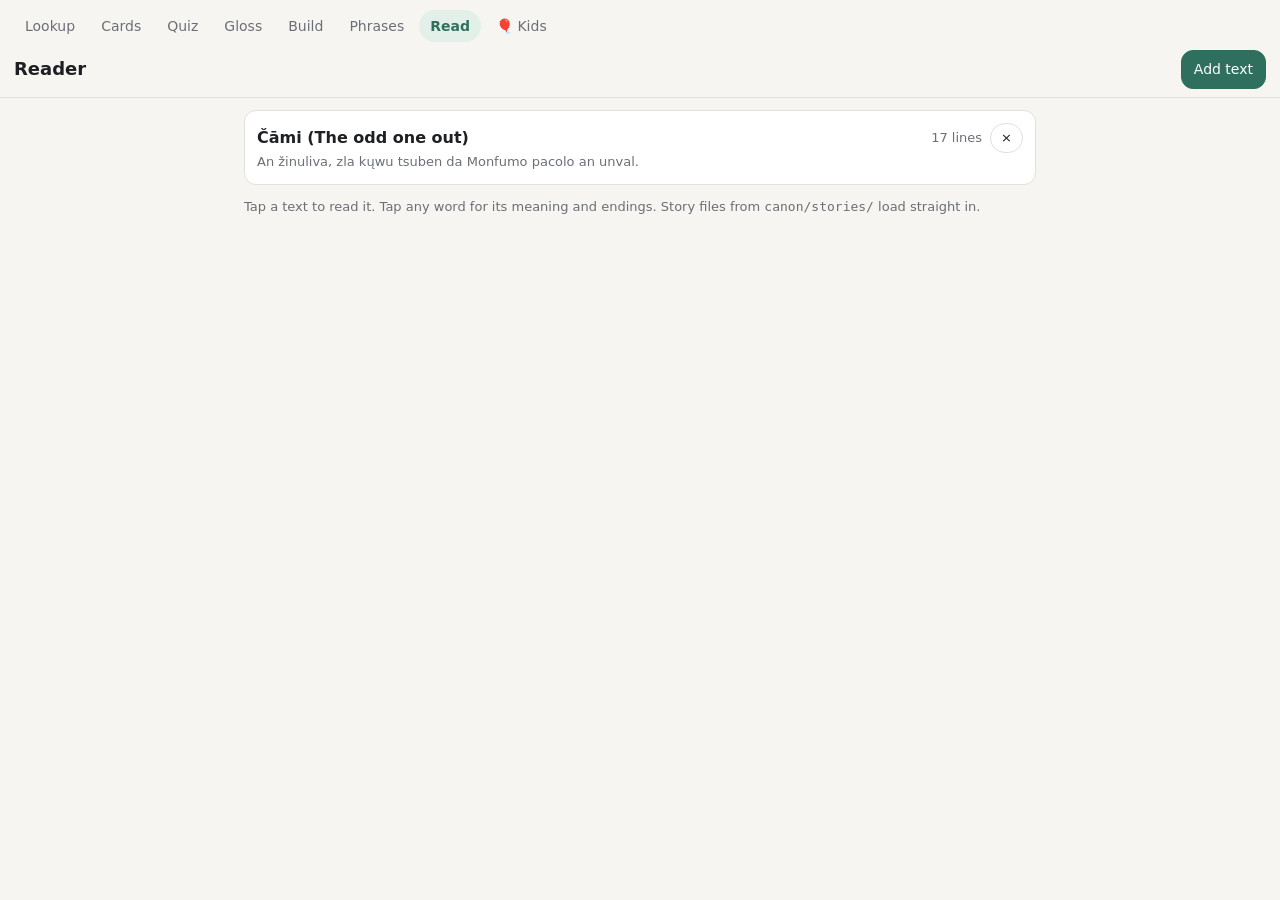
<file: reader.html>
<!DOCTYPE html>
<html lang="en">
<head>
<meta charset="utf-8">
<meta name="viewport" content="width=device-width, initial-scale=1, viewport-fit=cover">
<title>Reader</title>
<link rel="stylesheet" href="core.css">
<style>
  .line { padding: 10px 0; border-bottom: 1px solid var(--line); }
  .jo { font-size: 20px; line-height: 1.6; }
  .tw { cursor: pointer; border-radius: 4px; padding: 0 1px; }
  .tw:hover, .tw.sel { background: var(--hl); }
  .tw.unk { text-decoration: underline wavy var(--bad); text-underline-offset: 4px; }
  .en { color: var(--muted); font-size: 15px; margin-top: 4px; }
  .en.hide { display: none; }
  .num { color: var(--muted); font-size: 12px; margin-right: 6px; }
  .peek { font-size: 12px; padding: 2px 8px; margin-top: 4px; }
  .lib .card { cursor: pointer; }
</style>
</head>
<body>
<header class="top">
  <div class="row">
    <h1 class="grow" id="title">Reader</h1>
    <button id="add" class="primary">Add text</button>
  </div>
</header>
<main id="app"></main>

<script src="core.js"></script>
<script>
(() => {
  const { $, esc, store, toast } = WL;
  const KEY = 'wl.reader.texts';
  const SAMPLE = { title: 'Čāmi (The odd one out)', builtin: true, lines: [
    ['An žinuliva, zla kųwu tsuben da Monfumo pacolo an unval.', 'At olive time, everyone in Monfumo went up the slope in the morning.'],
    ['Kuska ze jugan i ze žloro, i ğibka ze banāta pa guwunes.', '(They) picked green olives and black olives, and carried the baskets to the press.'],
    ['An jōva, zla kųwu jōsin pa jōvaso.', 'At the pause, every family went to its pause place.'],
    ['Me nuzoka tus olkle gātsu šlažeç maro tësnurētanka.', 'But one old man stayed by himself beside the terrace wall.'],
    ['E hrōmu ža. Nerka ža nu tsuben.', 'He was a stranger. Nobody knew him.'],
    ['Ohaka banāta da ža, i cenka maği pųwan.', '(He) opened his basket and started to eat bread.'],
    ['Miroka ža fi dzumibe, Mira.', 'A little girl, Mira, saw him.'],
    ['Ğolka pa ža, i dëmka: "Nie jōžešta! Venšta, wonšešta jōva tse ro!"', '(She) ran to him and said: "Don\'t eat alone! Come, share the pause with us!"'],
    ['Zemčika gātsu. "Hël, i tsur jōvaso da tros," dëmka ža.', 'The man smiled. "(I\'m) tired, and your pause place is far," he said.'],
    ['"Nie tsur! A d\'an romocolo. Šta vo hi," dëmka Mira, i fazomka ğures pa ža.', '"(It\'s) not far! (It\'s) at the foot of the hill. Let\'s go," said Mira, and (she) handed him a walking stick.'],
    ['Ğurka nano dzu pawadzu, pa jōvaso.', 'The two of them walked down the slope, to the pause place.'],
    ['Nājolka cānë, pųwan hëg i hol losan tobas.', 'There was stew, warm bread and oil on the table.'],
    ['Dëmka dzūli: "Unur! Tsošta, mağišta!"', 'Grandma said: "Welcome! Sit, eat!"'],
    ['Mağika kųwu dzu ğōko, i hluka. Šo jōvanaka ronği.', 'They all ate together, and laughed. The pause meal was full of that warm, everyone\'s-here feeling.'],
    ['Afa ronği, dëmka gātsu: "Zūti, e čāmi sa. Jēha, wonše jōva tse tros."', 'After the meal, the man said: "Yesterday, I was the odd one out. Today, (I) share the pause with you."'],
    ['"Venšta fo mūju," dëmka dzūli. "Tsilo nājol fes uliva!"', '"Come tomorrow too," said Grandma. "There are still lots of olives!"'],
    ['I an rēnu da l\'udzomį žurne, dëmka kųwu dzu pa ža: "Miroto!"', 'And at the first meeting of the next day, they all said to him: "Miroto!"'],
  ].map(([jo, en]) => ({ jo, en })) };

  let texts = store.get(KEY, null) || [SAMPLE];
  let open = null, showAll = false;
  const saveTexts = () => store.set(KEY, texts);

  // Parse a story file: markdown table with a Jotsom column (and English), or plain lines.
  function parseText(t, name) {
    const title = (t.match(/^#\s+(.+)$/m) || [])[1] || name || 'Untitled';
    const rows = t.split(/\r?\n/).filter(l => l.trim().startsWith('|'))
      .map(l => l.trim().replace(/^\|/, '').replace(/\|$/, '').split('|').map(c => c.trim()));
    let lines = [];
    if (rows.length > 1) {
      const head = rows[0].map(c => c.toLowerCase());
      let jo = head.findIndex(c => /jotsom|conlang|family/.test(c)), en = head.findIndex(c => /english|meaning|translation/.test(c));
      if (jo < 0) { jo = head.length >= 3 ? 1 : 0; en = jo + 1; }
      lines = rows.slice(1).filter(r => !/^-+$/.test(r[0]) && r[jo])
        .map(r => ({ jo: r[jo].replace(/\*/g, ''), en: en >= 0 ? (r[en] || '').replace(/\*/g, '') : '' }));
    }
    if (!lines.length) {
      lines = t.split(/\r?\n/).map(l => l.trim()).filter(l => l && !l.startsWith('#') && !/^(Owner|Last updated|Status):/i.test(l))
        .map(l => { const [jo, en] = l.split(/\s+=\s+|\t/); return { jo: jo.replace(/\*/g, ''), en: (en || '').replace(/\*/g, '') }; });
    }
    return { title: title.replace(/\*/g, ''), lines };
  }

  function library() {
    open = null; $('#title').textContent = 'Reader';
    $('#app').innerHTML = `<div class="lib">${texts.map((t, i) => `<div class="card" data-i="${i}">
        <div class="row"><b class="grow">${esc(t.title)}</b><span class="muted">${t.lines.length} lines</span>
        <button class="chip" data-del="${i}" aria-label="Remove">×</button></div>
        <div class="muted">${esc(t.lines[0]?.jo || '')}</div></div>`).join('')}</div>
      ${texts.length ? '' : '<div class="empty-state"><p>No texts yet. Tap <b>Add text</b>.</p></div>'}
      <p class="muted">Tap a text to read it. Tap any word for its meaning and endings. Story files from <code>canon/stories/</code> load straight in.</p>`;
    $('#app').querySelectorAll('[data-i]').forEach(c => c.onclick = e => { if (!e.target.dataset.del) read(+c.dataset.i); });
    $('#app').querySelectorAll('[data-del]').forEach(b => b.onclick = () => {
      if (confirm(`Remove “${texts[+b.dataset.del].title}”?`)) { texts.splice(+b.dataset.del, 1); saveTexts(); library(); } });
  }

  function read(i) {
    open = i; const t = texts[i];
    $('#title').textContent = t.title;
    const hasEn = t.lines.some(l => l.en);
    $('#app').innerHTML = `<div class="row" style="margin-bottom:6px"><button id="back" class="chip">← All texts</button>
        <span class="grow"></span>${hasEn ? `<label class="chk"><input type="checkbox" id="all" ${showAll ? 'checked' : ''}> Show all English</label>` : ''}</div>
      ${WL.words().length ? '' : '<p class="bad">Import the word list (Lookup page) so words can be looked up.</p>'}
      ${t.lines.map((l, n) => `<div class="line"><div class="jo"><span class="num">${n + 1}</span>${WL.tappable(l.jo)}</div>
        ${l.en ? `<div class="en ${showAll ? '' : 'hide'}" id="en${n}">${esc(l.en)}</div>
        ${showAll ? '' : `<button class="peek chip" data-n="${n}">English</button>`}` : ''}</div>`).join('')}`;
    // mark unknown words
    if (WL.words().length) $('#app').querySelectorAll('.tw').forEach(s => { if (!WL.analyze(s.dataset.w).best && !/^\p{Lu}/u.test(s.dataset.w)) s.classList.add('unk'); });
    $('#back').onclick = library;
    if ($('#all')) $('#all').onchange = e => { showAll = e.target.checked; read(i); };
    $('#app').querySelectorAll('.peek').forEach(b => b.onclick = () => { $('#en' + b.dataset.n).classList.toggle('hide'); });
  }

  $('#app').addEventListener('click', e => {
    const tw = e.target.closest('.tw'); if (!tw) return;
    if (!WL.words().length) return toast('Import the word list first');
    $('#app').querySelectorAll('.tw.sel').forEach(x => x.classList.remove('sel'));
    tw.classList.add('sel');
    WL.wordSheet(tw.dataset.w);
  });

  $('#add').onclick = () => WL.importDialog({
    title: 'Add a text', modes: false, accept: '.md,.txt',
    help: 'A story .md (with a Jotsom | English table), or plain text, one sentence per line. Optional English after “ = ” or a tab.',
    onText(t, name) {
      const p = parseText(t, name);
      if (!p.lines.length) { toast('No lines found'); return false; }
      texts.unshift(p); saveTexts(); read(0); toast(`Added “${p.title}”`);
    }
  });
  document.addEventListener('wl:words', () => open != null ? read(open) : library());
  library();
})();
</script>
</body>
</html>
</file>
<file: core.css>
:root {
  --bg: #f6f5f2; --panel: #ffffff; --ink: #1d1f22; --muted: #6b6f76;
  --line: #e2e0db; --accent: #2f6f5e; --accent-soft: #e3efe9; --hl: #fff1b8;
  --good: #2e8b57; --good-soft: #dff3e6; --bad: #c0392b; --bad-soft: #fbe3e0;
  --radius: 12px;
}
@media (prefers-color-scheme: dark) {
  :root {
    --bg: #15181c; --panel: #1d2126; --ink: #e9e7e3; --muted: #9aa0a8;
    --line: #2c3138; --accent: #6cc4a8; --accent-soft: #20352f; --hl: #5a4b12;
    --good: #5cc98a; --good-soft: #1c3527; --bad: #ef6f62; --bad-soft: #3a1f1c;
  }
}
* { box-sizing: border-box; }
html, body { margin: 0; background: var(--bg); color: var(--ink);
  font: 16px/1.45 system-ui, -apple-system, "Segoe UI", Roboto, sans-serif; }
a { color: var(--accent); }
header.top { position: sticky; top: 0; z-index: 5; background: var(--bg);
  padding: 10px 14px 8px; border-bottom: 1px solid var(--line); }
nav.tools { display: flex; gap: 4px; overflow-x: auto; scrollbar-width: none; margin-bottom: 8px; }
nav.tools::-webkit-scrollbar { display: none; }
nav.tools a { text-decoration: none; color: var(--muted); font-size: 14px; padding: 5px 10px;
  border-radius: 999px; white-space: nowrap; border: 1px solid transparent; }
nav.tools a.on { color: var(--accent); background: var(--accent-soft); font-weight: 600; }
.row { display: flex; gap: 8px; align-items: center; flex-wrap: wrap; }
.grow { flex: 1; min-width: 0; }
h1 { font-size: 18px; margin: 0; }
h2 { font-size: 16px; margin: 18px 0 8px; }
.muted { color: var(--muted); font-size: 13px; }
main { padding: 12px 14px 80px; max-width: 820px; margin: 0 auto; }
input[type=search], input[type=text], input[type=number], select, textarea {
  font: inherit; color: var(--ink); background: var(--panel);
  border: 1px solid var(--line); border-radius: var(--radius); padding: 10px 12px; }
textarea { width: 100%; min-height: 110px; resize: vertical; }
select { padding: 8px 10px; font-size: 14px; }
button { font: inherit; font-size: 14px; color: var(--ink); background: var(--panel);
  border: 1px solid var(--line); border-radius: var(--radius); padding: 8px 12px; cursor: pointer; }
button.primary { background: var(--accent); color: #fff; border-color: var(--accent); }
button:disabled { opacity: .5; cursor: default; }
button:active:not(:disabled) { transform: translateY(1px); }
.chip { font-size: 13px; padding: 5px 10px; border-radius: 999px; }
.chip[aria-pressed=true] { background: var(--accent-soft); color: var(--accent); border-color: var(--accent); font-weight: 600; }
.seg { display: inline-flex; border: 1px solid var(--line); border-radius: var(--radius); overflow: hidden; }
.seg button { border: 0; border-radius: 0; padding: 7px 10px; }
.seg button[aria-pressed=true] { background: var(--accent-soft); color: var(--accent); font-weight: 600; }
label.chk { font-size: 13px; color: var(--muted); display: inline-flex; gap: 5px; align-items: center; }
.card { background: var(--panel); border: 1px solid var(--line); border-radius: var(--radius); padding: 12px; margin-bottom: 8px; }
.pos { font-size: 12px; background: var(--accent-soft); color: var(--accent);
  border-radius: 999px; padding: 2px 8px; white-space: nowrap; }
.ipa { color: var(--muted); font-size: 14px; }
.tag { font-family: ui-monospace, monospace; font-size: 12px; color: var(--accent); }
.bad { color: var(--bad); }
.good { color: var(--good); }
.empty-state { text-align: center; color: var(--muted); padding: 40px 10px; }
.empty-state p { margin: 6px 0; }
dialog { border: 1px solid var(--line); border-radius: var(--radius); background: var(--panel);
  color: var(--ink); width: min(560px, 94vw); padding: 16px; }
dialog::backdrop { background: rgba(0,0,0,.45); }
.drop { border: 2px dashed var(--line); border-radius: var(--radius); padding: 14px; text-align: center; margin: 10px 0; }
.drop.over { border-color: var(--accent); background: var(--accent-soft); }
#toast { position: fixed; left: 50%; bottom: 20px; transform: translateX(-50%); z-index: 50;
  background: var(--ink); color: var(--bg); padding: 8px 14px; border-radius: 999px;
  font-size: 14px; opacity: 0; transition: opacity .2s; pointer-events: none; max-width: 90vw; }
#toast.show { opacity: 1; }
/* bottom sheet for word details */
.sheet { position: fixed; left: 0; right: 0; bottom: 0; z-index: 40; background: var(--panel);
  border-top: 1px solid var(--line); border-radius: 16px 16px 0 0; padding: 14px 16px 22px;
  box-shadow: 0 -6px 24px rgba(0,0,0,.15); transform: translateY(105%); transition: transform .2s; max-height: 60vh; overflow: auto; }
.sheet.open { transform: none; }
.sheet .close { float: right; border: 0; background: none; font-size: 20px; padding: 0 4px; }
.morph { font-size: 20px; font-weight: 600; }
.morph .sep { color: var(--muted); font-weight: 400; }
.morph .aff { color: var(--accent); }
</file>
